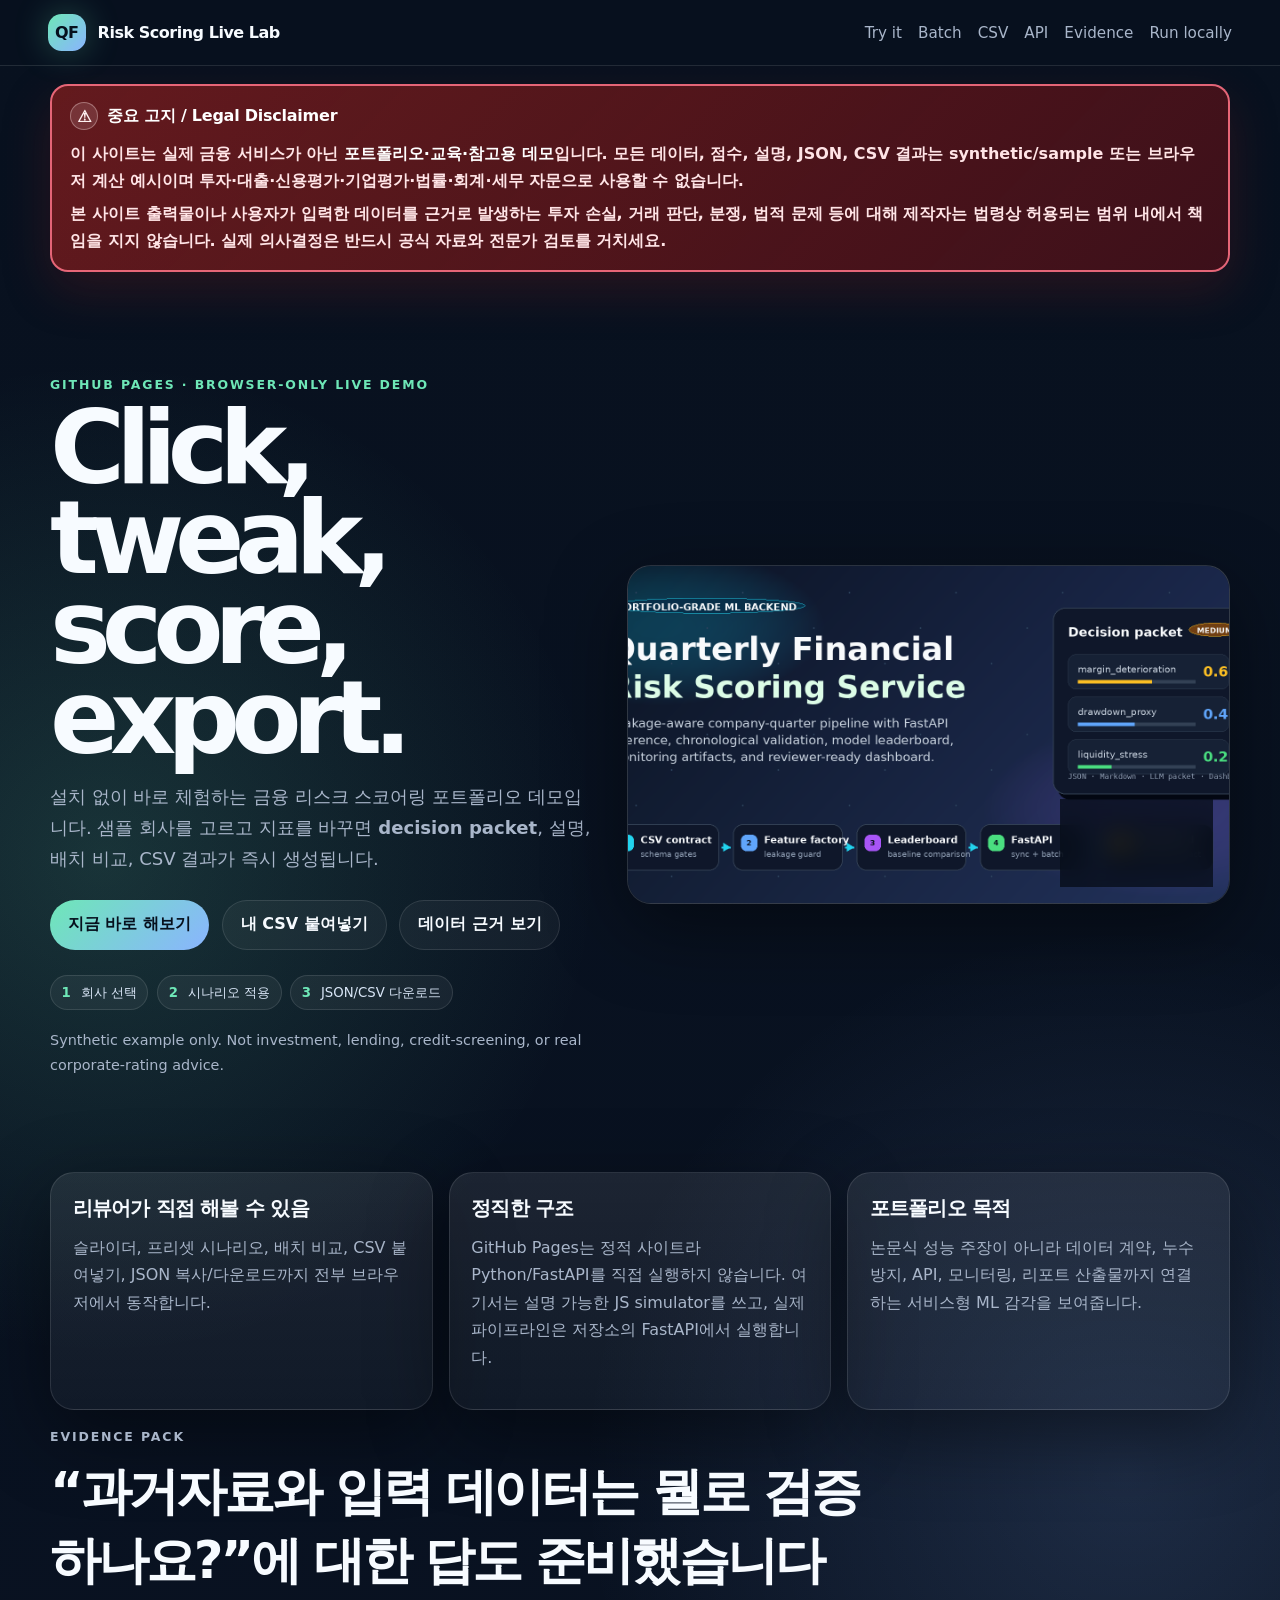
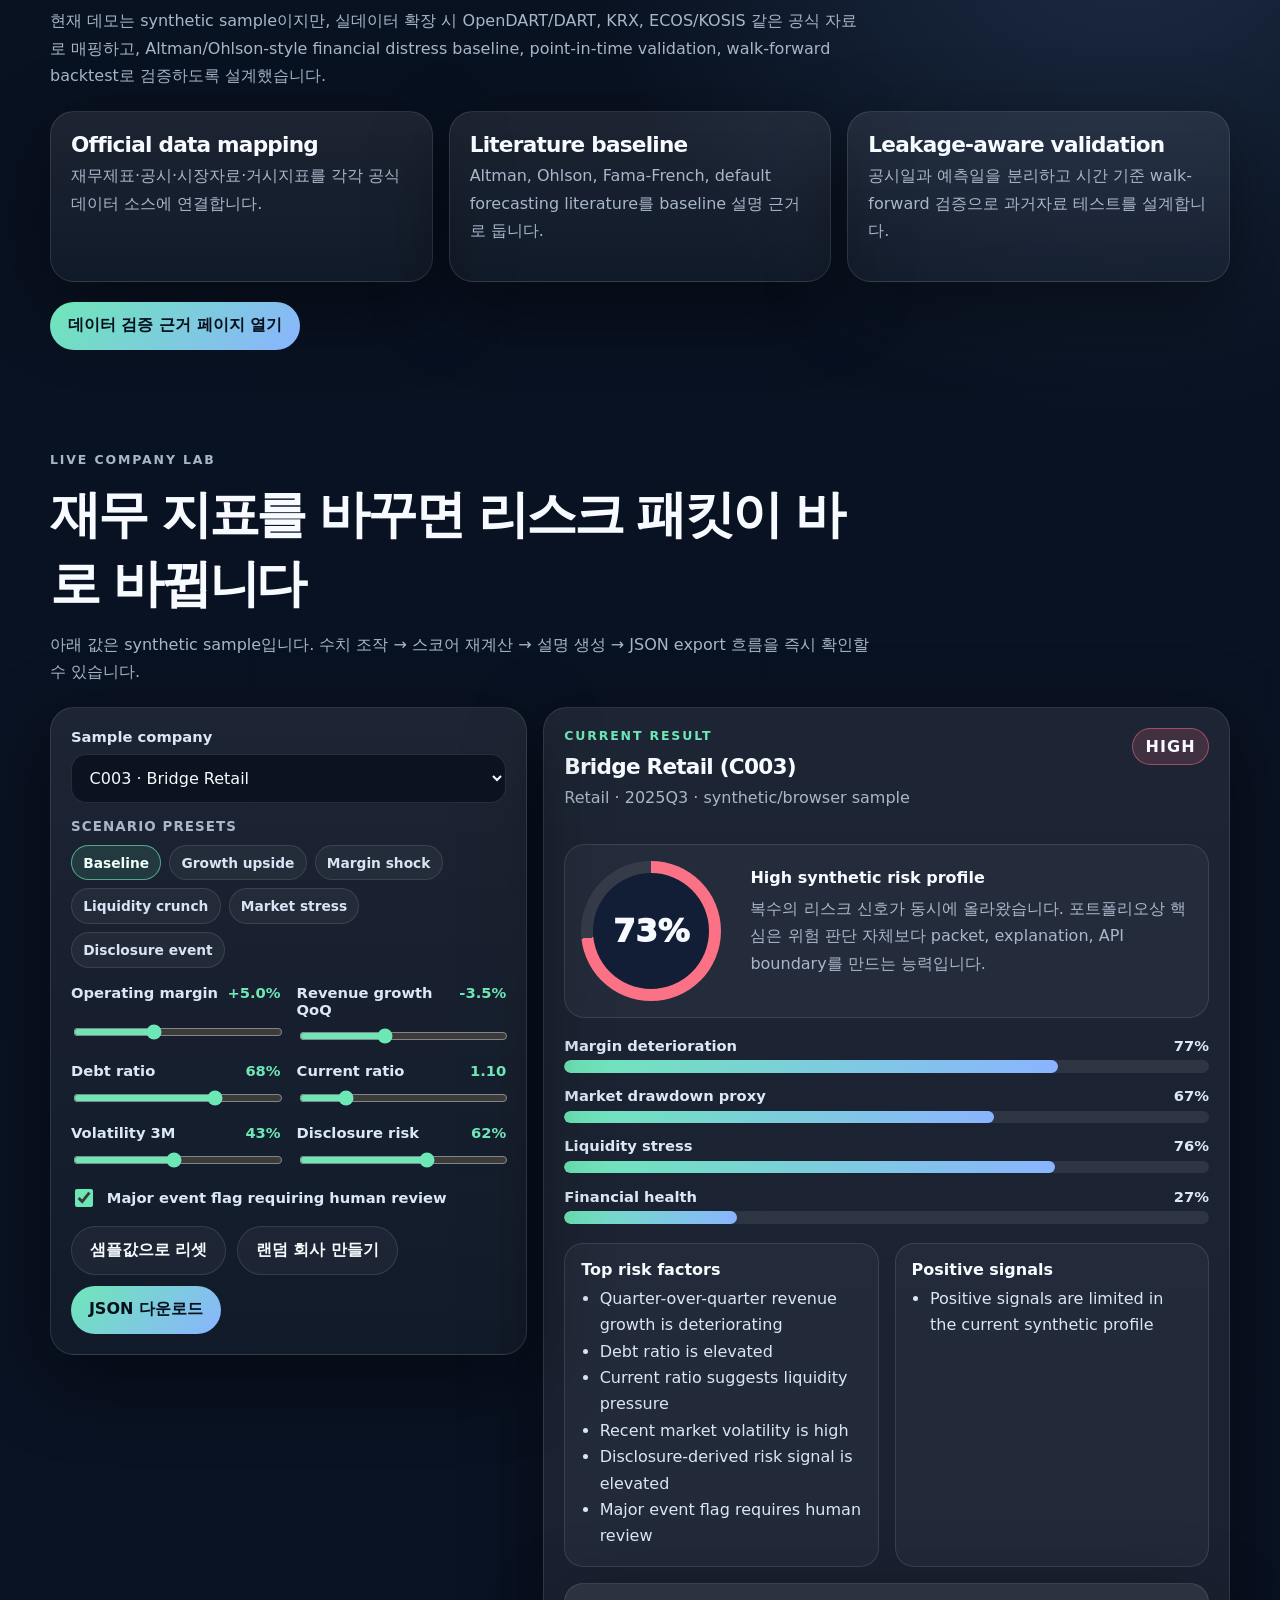
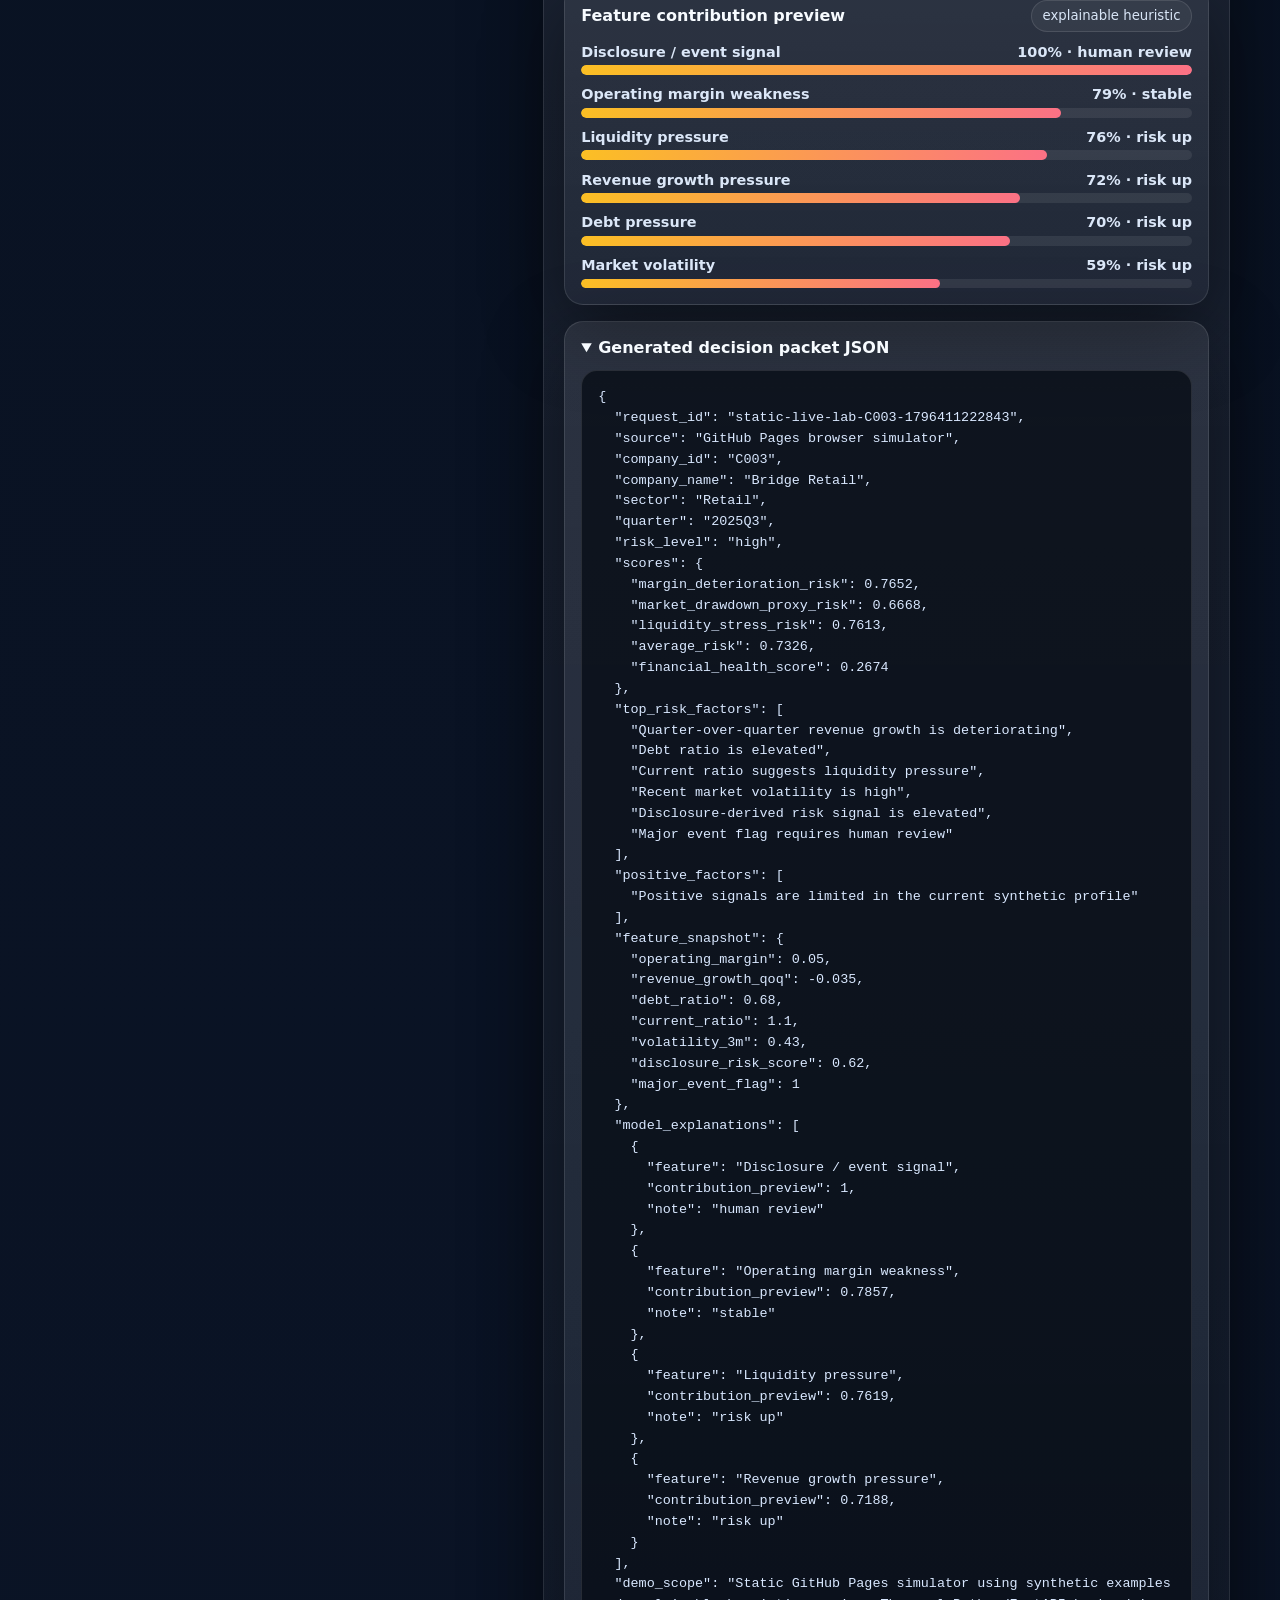
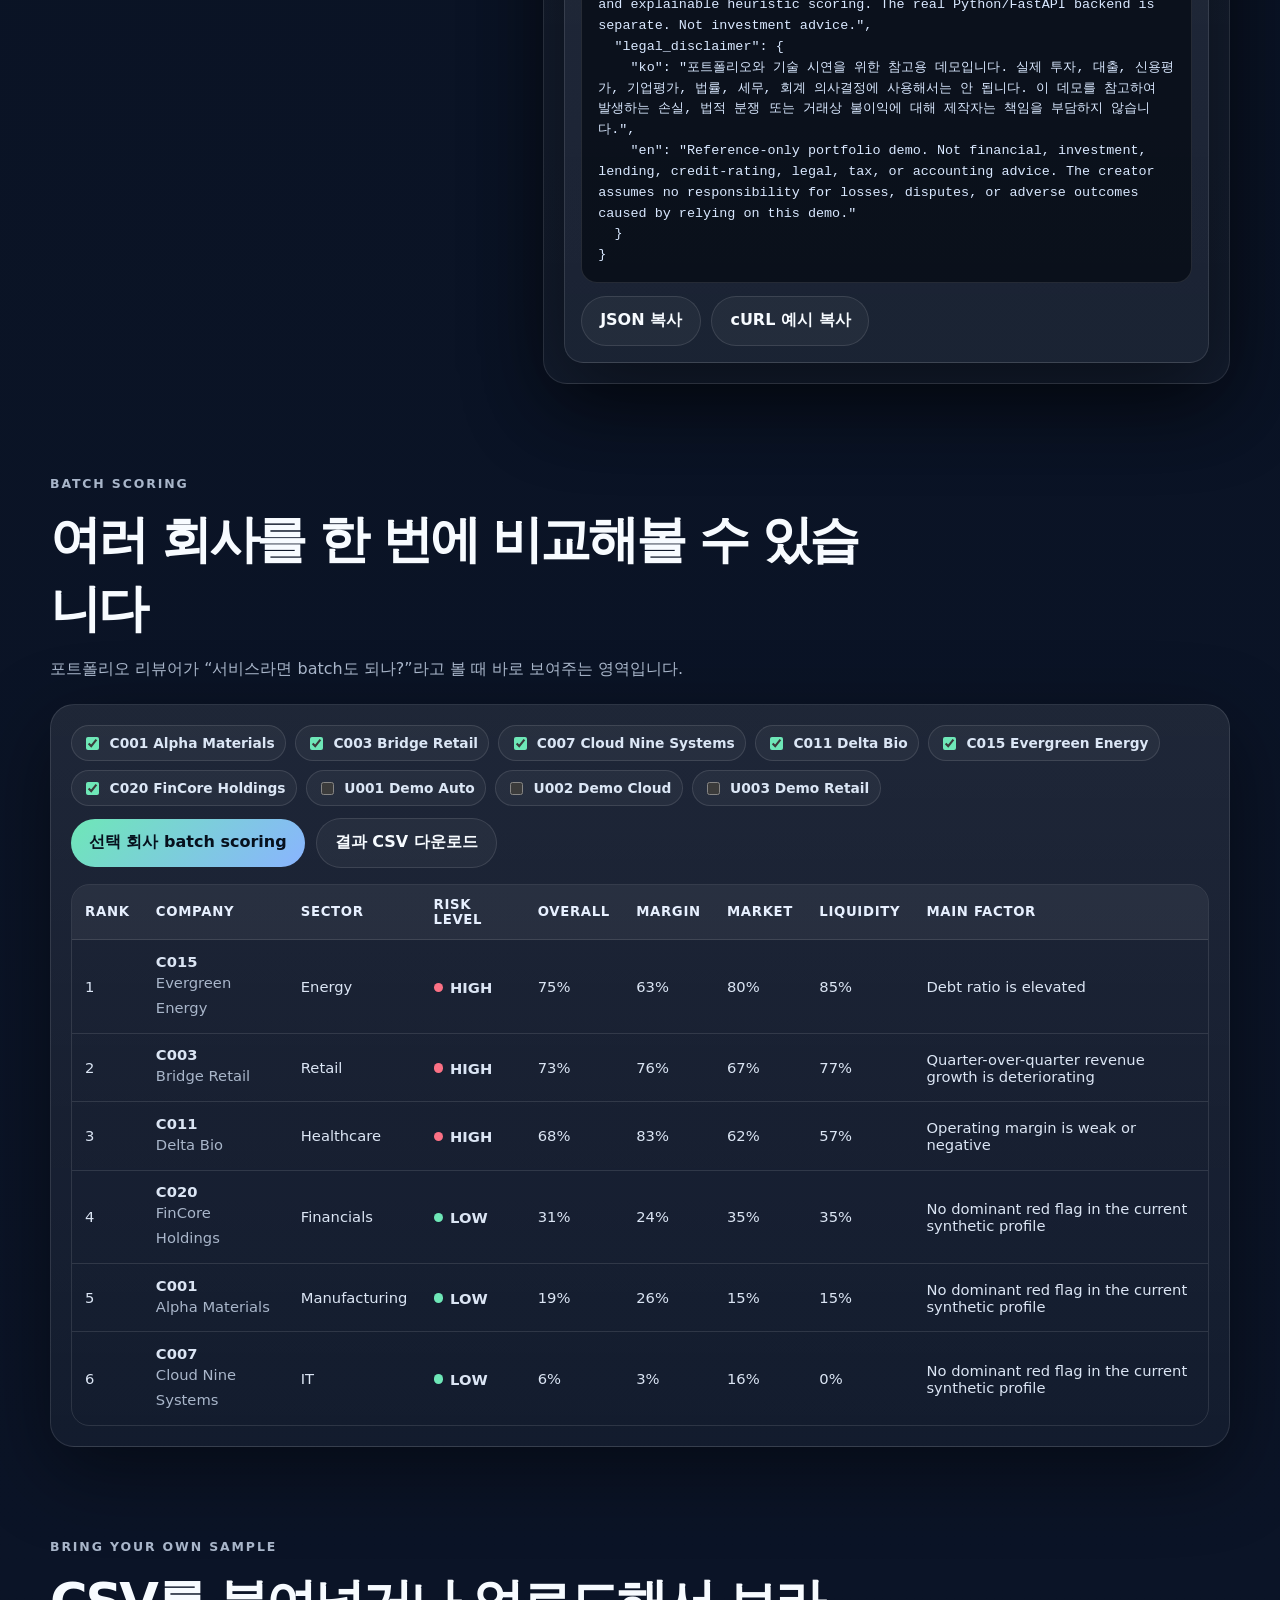
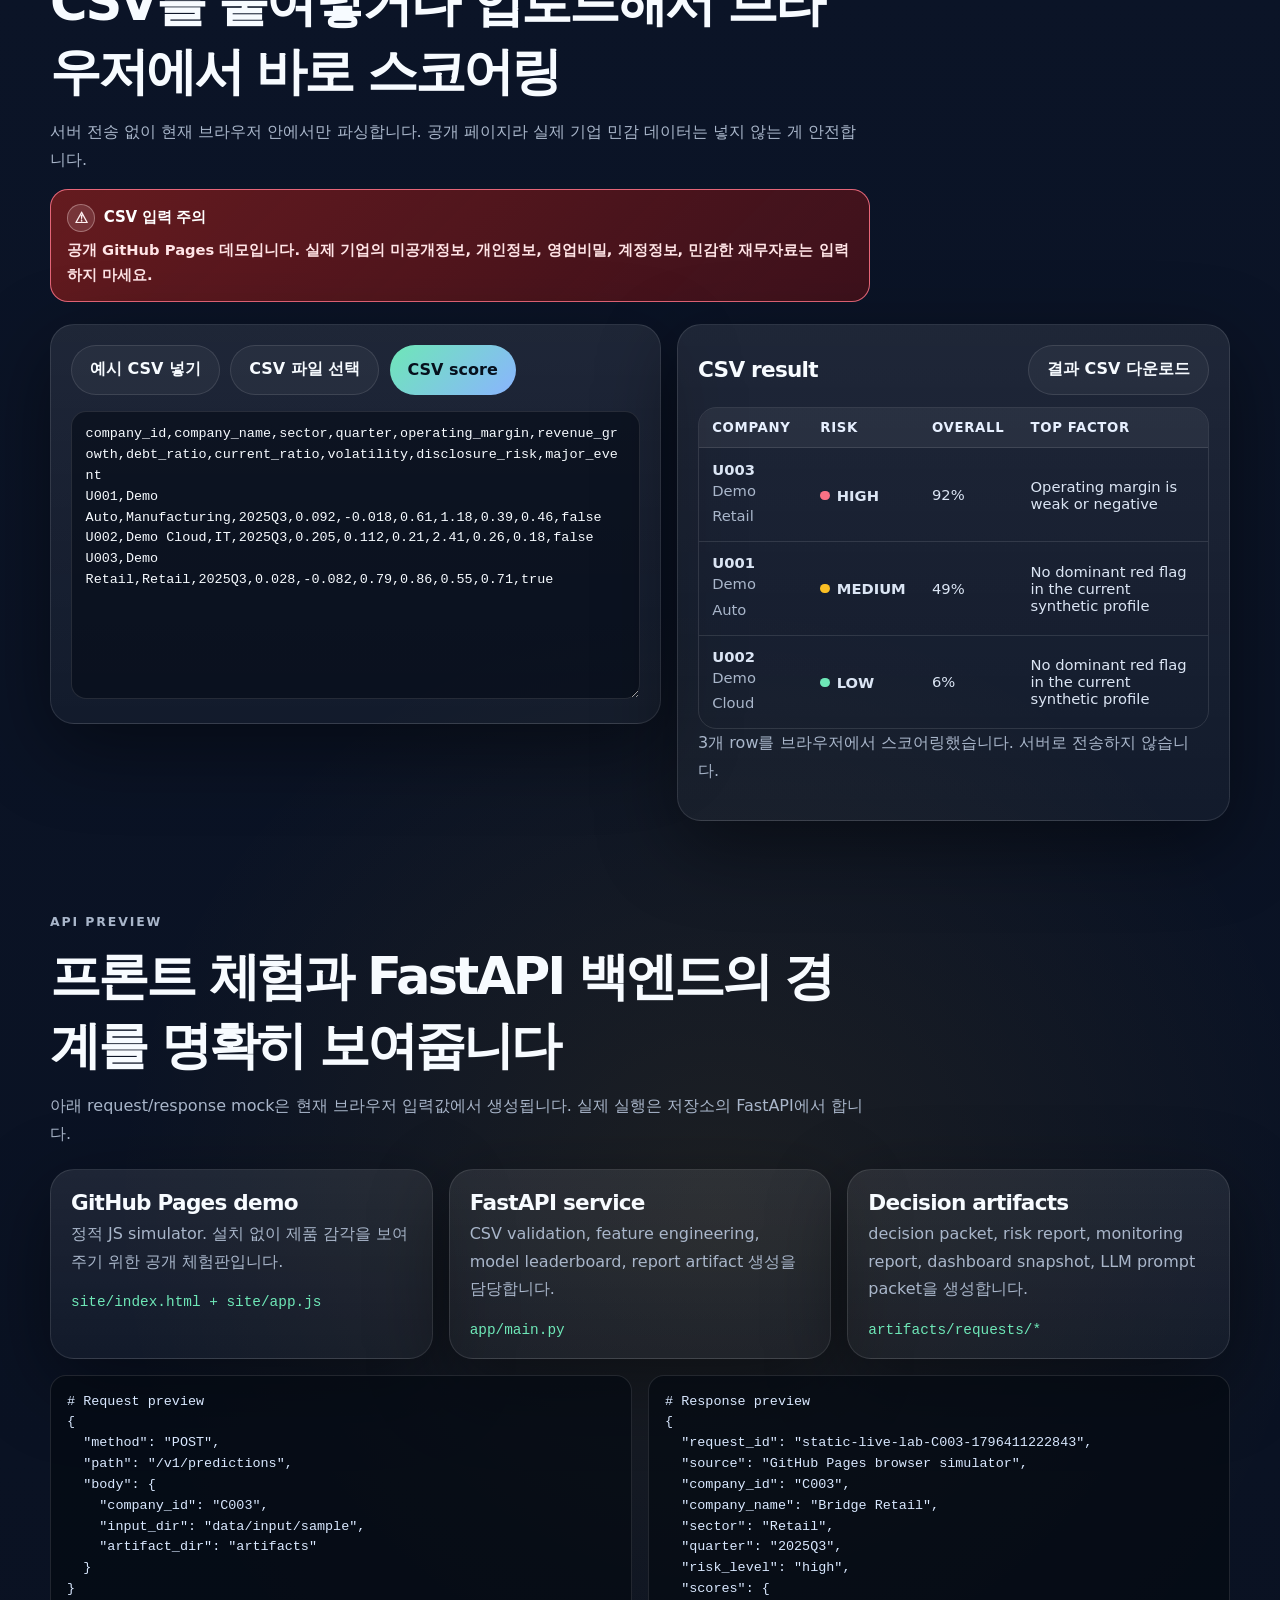
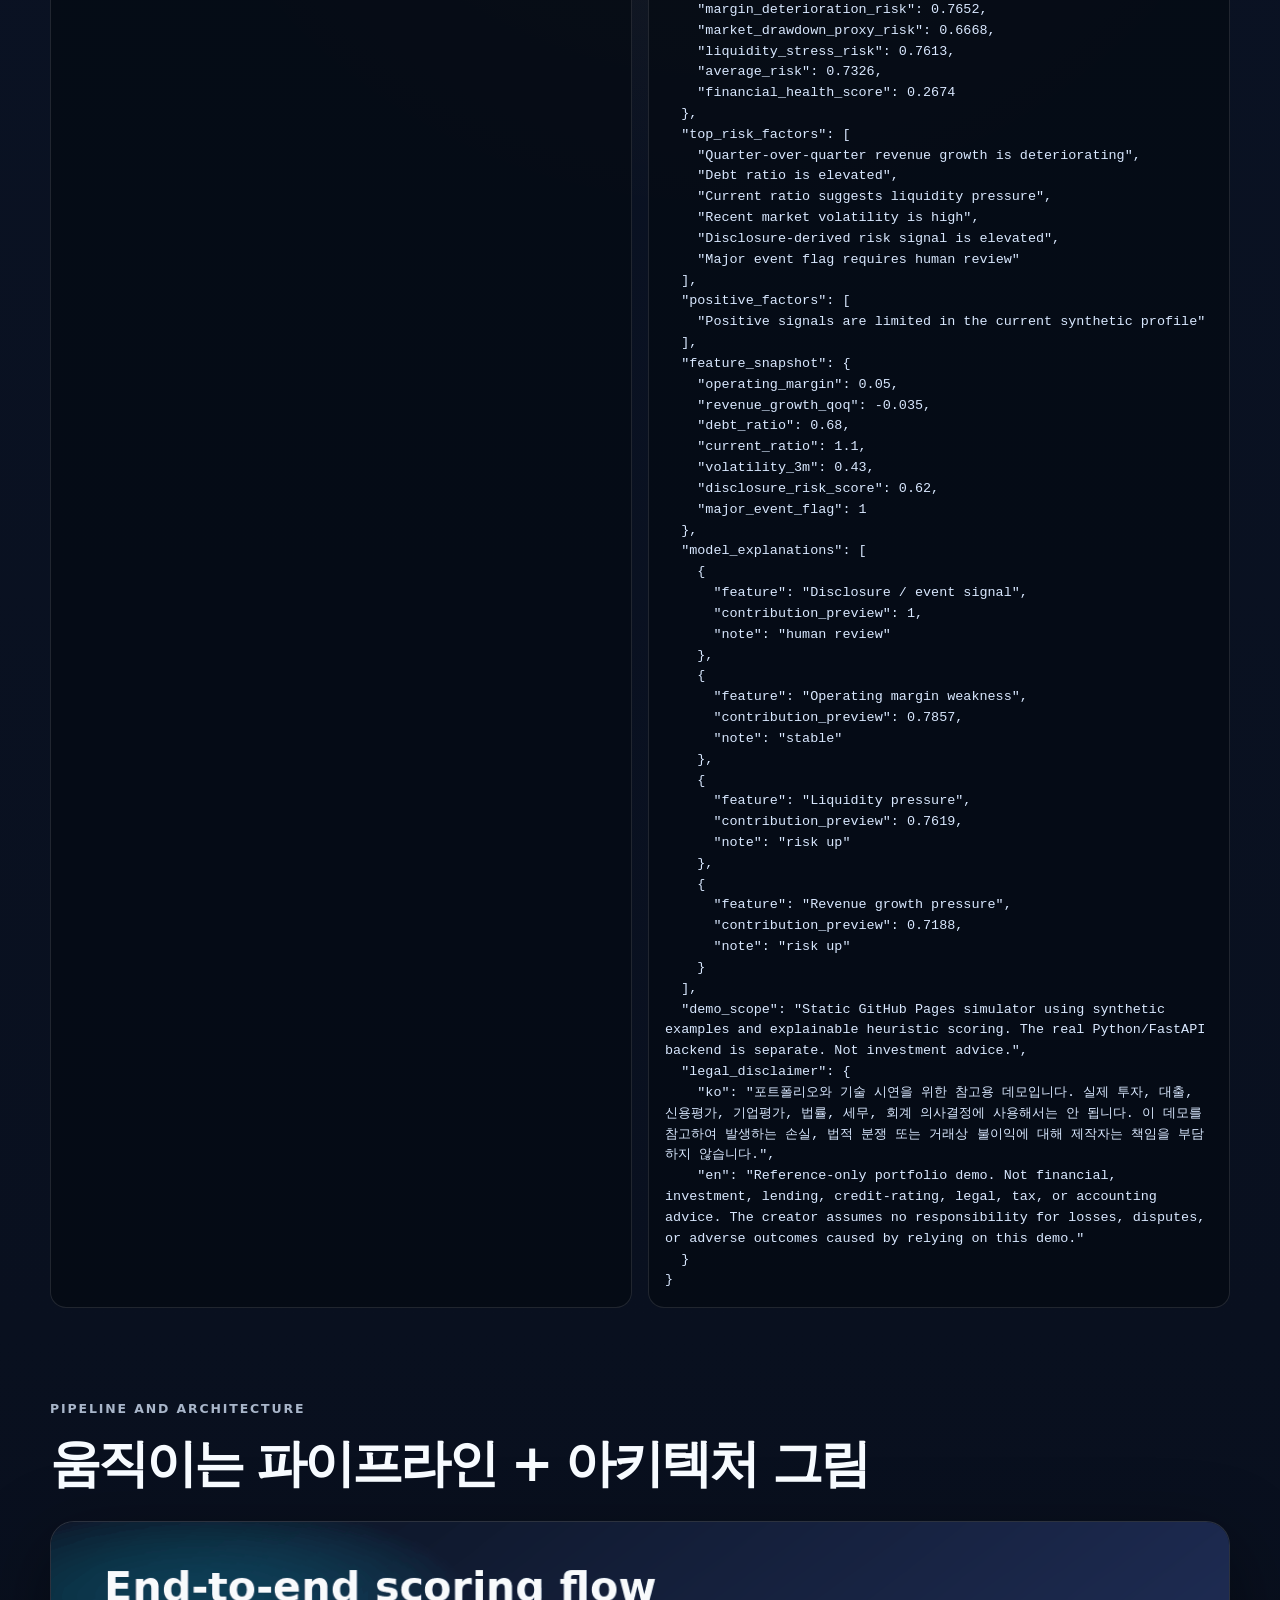
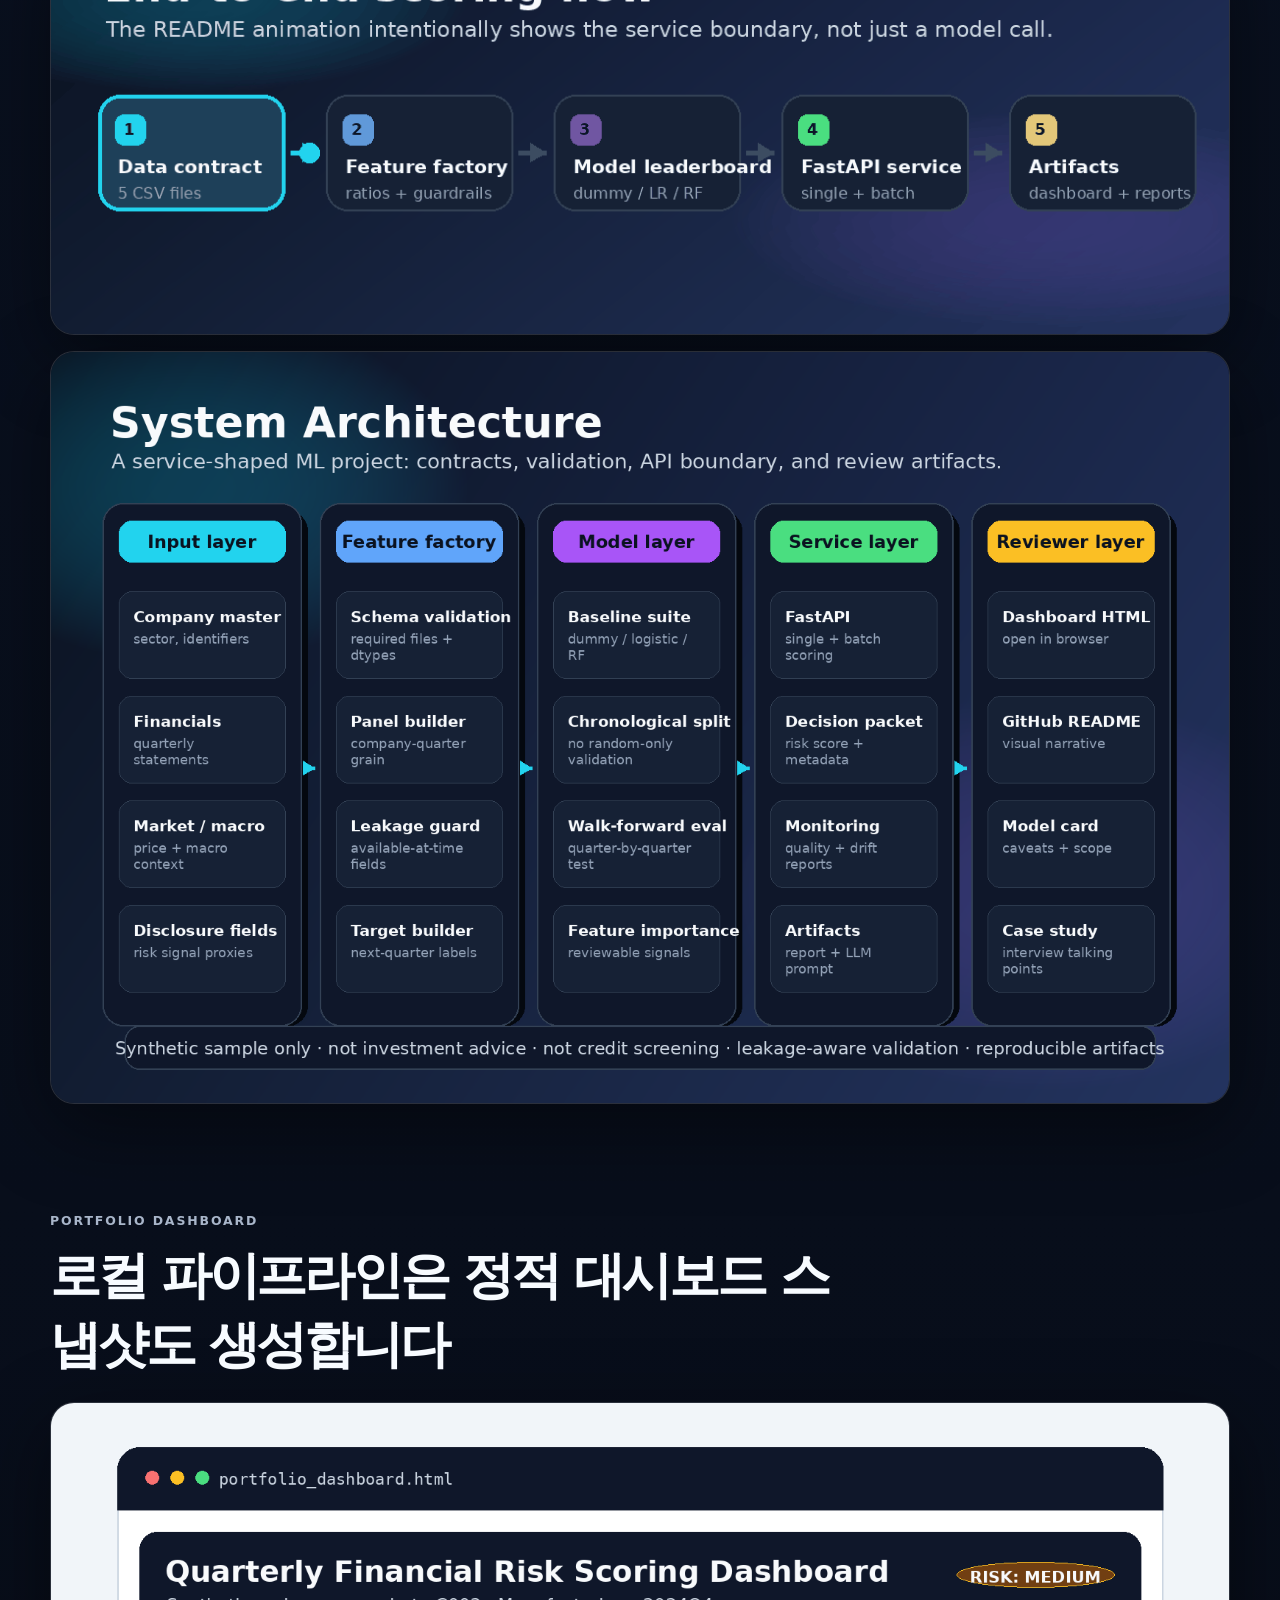
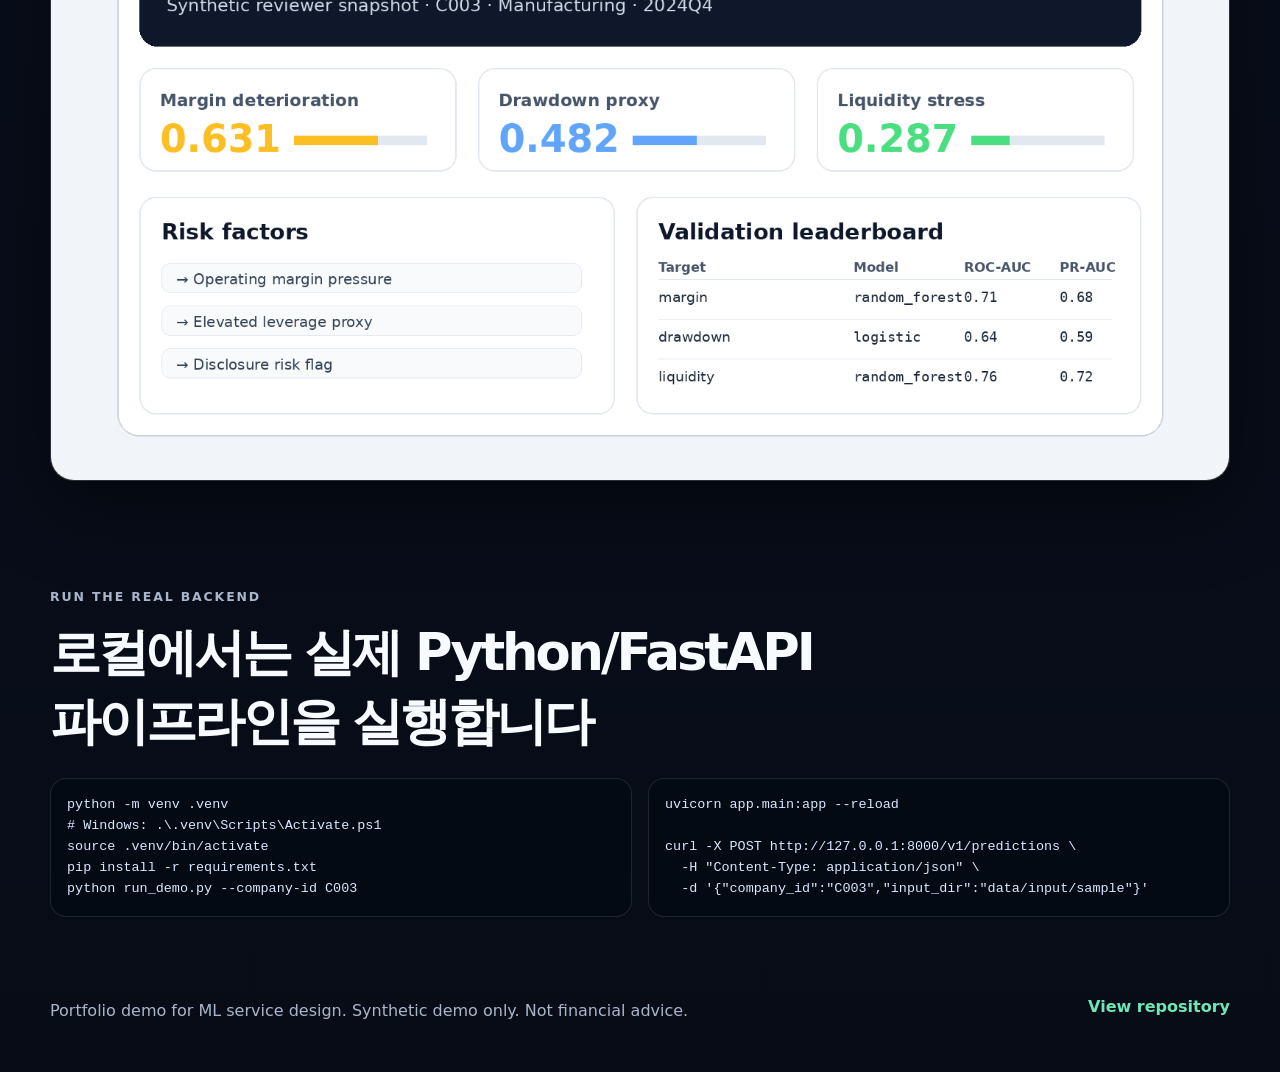
<file: index.html>
<!doctype html>
<html lang="ko">
<head>
  <meta charset="utf-8" />
  <meta name="viewport" content="width=device-width, initial-scale=1" />
  <title>Quarterly Financial Risk Scoring Live Lab</title>
  <meta name="description" content="Try a browser-only financial risk scoring lab: change company metrics, run scenarios, compare companies, paste CSV, and download a decision packet." />
  <meta property="og:title" content="Quarterly Financial Risk Scoring Live Lab" />
  <meta property="og:description" content="Interactive GitHub Pages demo for a portfolio-grade financial ML service project." />
  <meta property="og:image" content="site/assets/github_social_preview.png" />
  <meta name="theme-color" content="#08111f" />
  <link rel="icon" href="data:image/svg+xml,%3Csvg xmlns='http://www.w3.org/2000/svg' viewBox='0 0 64 64'%3E%3Crect width='64' height='64' rx='14' fill='%2308111f'/%3E%3Cpath d='M12 43h40M18 36l8-11 8 6 12-17' stroke='%236ee7b7' stroke-width='5' stroke-linecap='round' stroke-linejoin='round' fill='none'/%3E%3C/svg%3E" />
  <link rel="stylesheet" href="site/styles.css" />
</head>
<body>
  <header class="topbar">
    <a class="brand" href="#top" aria-label="Go to top">
      <span class="brand-mark">QF</span>
      <span>Risk Scoring Live Lab</span>
    </a>
    <nav aria-label="Primary navigation">
      <a href="#lab">Try it</a>
      <a href="#batch">Batch</a>
      <a href="#csv">CSV</a>
      <a href="#api">API</a>
      <a href="site/evidence.html">Evidence</a>
      <a href="#run">Run locally</a>
    </nav>
  </header>

  <main id="top">

    <section class="legal-warning section-shell" role="alert" aria-label="법적 면책 고지">
      <div class="legal-title"><span aria-hidden="true">⚠</span><strong>중요 고지 / Legal Disclaimer</strong></div>
      <p>
        이 사이트는 실제 금융 서비스가 아닌 <strong>포트폴리오·교육·참고용 데모</strong>입니다.
        모든 데이터, 점수, 설명, JSON, CSV 결과는 synthetic/sample 또는 브라우저 계산 예시이며
        투자·대출·신용평가·기업평가·법률·회계·세무 자문으로 사용할 수 없습니다.
      </p>
      <p>
        본 사이트 출력물이나 사용자가 입력한 데이터를 근거로 발생하는 투자 손실, 거래 판단, 분쟁,
        법적 문제 등에 대해 제작자는 법령상 허용되는 범위 내에서 책임을 지지 않습니다.
        실제 의사결정은 반드시 공식 자료와 전문가 검토를 거치세요.
      </p>
    </section>
    <section class="hero section-shell">
      <div class="hero-copy">
        <p class="eyebrow">GitHub Pages · browser-only live demo</p>
        <h1>Click, tweak, score, export.</h1>
        <p class="hero-lead">
          설치 없이 바로 체험하는 금융 리스크 스코어링 포트폴리오 데모입니다.
          샘플 회사를 고르고 지표를 바꾸면 <strong>decision packet</strong>, 설명, 배치 비교, CSV 결과가 즉시 생성됩니다.
        </p>
        <div class="hero-actions">
          <a class="button primary" href="#lab">지금 바로 해보기</a>
          <a class="button ghost" href="#csv">내 CSV 붙여넣기</a>
          <a class="button ghost" href="site/evidence.html">데이터 근거 보기</a>
        </div>
        <div class="step-strip" aria-label="Demo steps">
          <span><b>1</b> 회사 선택</span>
          <span><b>2</b> 시나리오 적용</span>
          <span><b>3</b> JSON/CSV 다운로드</span>
        </div>
        <p class="scope-note">Synthetic example only. Not investment, lending, credit-screening, or real corporate-rating advice.</p>
      </div>
      <div class="hero-card" aria-label="Project visual preview">
        <img src="site/assets/github_hero.png" alt="Financial risk scoring project hero image" />
        <div class="hero-card-overlay">
          <span>Live risk packet</span>
          <strong id="heroRiskPreview">0%</strong>
        </div>
      </div>
    </section>

    <section class="section-shell note-grid" aria-label="Why this is interactive">
      <article>
        <h2>리뷰어가 직접 해볼 수 있음</h2>
        <p>슬라이더, 프리셋 시나리오, 배치 비교, CSV 붙여넣기, JSON 복사/다운로드까지 전부 브라우저에서 동작합니다.</p>
      </article>
      <article>
        <h2>정직한 구조</h2>
        <p>GitHub Pages는 정적 사이트라 Python/FastAPI를 직접 실행하지 않습니다. 여기서는 설명 가능한 JS simulator를 쓰고, 실제 파이프라인은 저장소의 FastAPI에서 실행합니다.</p>
      </article>
      <article>
        <h2>포트폴리오 목적</h2>
        <p>논문식 성능 주장이 아니라 데이터 계약, 누수 방지, API, 모니터링, 리포트 산출물까지 연결하는 서비스형 ML 감각을 보여줍니다.</p>
      </article>
    </section>

    <section class="section-shell evidence-callout" aria-label="Data evidence callout">
      <div class="section-heading">
        <p class="eyebrow">Evidence pack</p>
        <h2>“과거자료와 입력 데이터는 뭘로 검증하나요?”에 대한 답도 준비했습니다</h2>
        <p>
          현재 데모는 synthetic sample이지만, 실데이터 확장 시 OpenDART/DART, KRX, ECOS/KOSIS 같은 공식 자료로 매핑하고,
          Altman/Ohlson-style financial distress baseline, point-in-time validation, walk-forward backtest로 검증하도록 설계했습니다.
        </p>
      </div>
      <div class="api-grid">
        <article>
          <h3>Official data mapping</h3>
          <p>재무제표·공시·시장자료·거시지표를 각각 공식 데이터 소스에 연결합니다.</p>
        </article>
        <article>
          <h3>Literature baseline</h3>
          <p>Altman, Ohlson, Fama-French, default forecasting literature를 baseline 설명 근거로 둡니다.</p>
        </article>
        <article>
          <h3>Leakage-aware validation</h3>
          <p>공시일과 예측일을 분리하고 시간 기준 walk-forward 검증으로 과거자료 테스트를 설계합니다.</p>
        </article>
      </div>
      <div class="hero-actions" style="margin-top: 1.25rem;">
        <a class="button primary" href="site/evidence.html">데이터 검증 근거 페이지 열기</a>
      </div>
    </section>

    <section id="lab" class="section-shell lab-section">
      <div class="section-heading">
        <p class="eyebrow">Live company lab</p>
        <h2>재무 지표를 바꾸면 리스크 패킷이 바로 바뀝니다</h2>
        <p>아래 값은 synthetic sample입니다. 수치 조작 → 스코어 재계산 → 설명 생성 → JSON export 흐름을 즉시 확인할 수 있습니다.</p>
      </div>

      <div class="lab-layout">
        <aside class="control-panel" aria-label="Company scoring controls">
          <label class="field full">
            <span>Sample company</span>
            <select id="companySelect"></select>
          </label>

          <div class="scenario-panel full">
            <span class="mini-label">Scenario presets</span>
            <div class="chip-row" id="scenarioButtons">
              <button class="chip active" type="button" data-scenario="baseline">Baseline</button>
              <button class="chip" type="button" data-scenario="growth">Growth upside</button>
              <button class="chip" type="button" data-scenario="marginShock">Margin shock</button>
              <button class="chip" type="button" data-scenario="liquidityCrunch">Liquidity crunch</button>
              <button class="chip" type="button" data-scenario="marketStress">Market stress</button>
              <button class="chip" type="button" data-scenario="eventShock">Disclosure event</button>
            </div>
          </div>

          <label class="field">
            <span>Operating margin <output id="operatingMarginOut"></output></span>
            <input id="operatingMargin" type="range" min="-0.10" max="0.30" step="0.005" />
          </label>
          <label class="field">
            <span>Revenue growth QoQ <output id="revenueGrowthOut"></output></span>
            <input id="revenueGrowth" type="range" min="-0.25" max="0.28" step="0.005" />
          </label>
          <label class="field">
            <span>Debt ratio <output id="debtRatioOut"></output></span>
            <input id="debtRatio" type="range" min="0.05" max="0.96" step="0.005" />
          </label>
          <label class="field">
            <span>Current ratio <output id="currentRatioOut"></output></span>
            <input id="currentRatio" type="range" min="0.40" max="3.80" step="0.05" />
          </label>
          <label class="field">
            <span>Volatility 3M <output id="volatilityOut"></output></span>
            <input id="volatility" type="range" min="0.04" max="0.85" step="0.005" />
          </label>
          <label class="field">
            <span>Disclosure risk <output id="disclosureRiskOut"></output></span>
            <input id="disclosureRisk" type="range" min="0" max="1" step="0.01" />
          </label>
          <label class="field checkbox-field full">
            <input id="majorEvent" type="checkbox" />
            <span>Major event flag requiring human review</span>
          </label>

          <div class="control-actions full">
            <button id="resetButton" class="button ghost dark" type="button">샘플값으로 리셋</button>
            <button id="randomizeButton" class="button ghost dark" type="button">랜덤 회사 만들기</button>
            <button id="downloadButton" class="button primary" type="button">JSON 다운로드</button>
          </div>
        </aside>

        <section class="result-panel" aria-live="polite">
          <div class="risk-summary">
            <div>
              <p class="eyebrow">Current result</p>
              <h3 id="companyTitle">-</h3>
              <p id="companyMeta" class="muted">-</p>
            </div>
            <div id="riskBadge" class="risk-badge">-</div>
          </div>

          <div class="score-hero">
            <div class="gauge" role="img" aria-label="Overall risk gauge">
              <div class="gauge-ring" id="gaugeRing"><span id="overallRisk">0%</span></div>
            </div>
            <div class="score-copy">
              <h4 id="riskNarrative">Risk narrative</h4>
              <p id="riskExplanation">입력값을 바탕으로 리스크 신호를 생성합니다.</p>
            </div>
          </div>

          <div class="bars" id="scoreBars"></div>

          <div class="insight-grid">
            <article>
              <h4>Top risk factors</h4>
              <ul id="riskFactors"></ul>
            </article>
            <article>
              <h4>Positive signals</h4>
              <ul id="positiveFactors"></ul>
            </article>
          </div>

          <div class="explain-card">
            <div class="card-title-row">
              <h4>Feature contribution preview</h4>
              <span class="pill">explainable heuristic</span>
            </div>
            <div id="contributionList" class="contribution-list"></div>
          </div>

          <details class="json-card" open>
            <summary>Generated decision packet JSON</summary>
            <pre id="decisionJson"></pre>
            <div class="json-actions">
              <button id="copyJsonButton" class="button ghost dark" type="button">JSON 복사</button>
              <button id="copyCurlButton" class="button ghost dark" type="button">cURL 예시 복사</button>
            </div>
          </details>
        </section>
      </div>
    </section>

    <section id="batch" class="section-shell batch-section">
      <div class="section-heading">
        <p class="eyebrow">Batch scoring</p>
        <h2>여러 회사를 한 번에 비교해볼 수 있습니다</h2>
        <p>포트폴리오 리뷰어가 “서비스라면 batch도 되나?”라고 볼 때 바로 보여주는 영역입니다.</p>
      </div>
      <div class="batch-card">
        <div class="batch-controls">
          <div id="batchCompanyChecks" class="check-grid"></div>
          <button id="runBatchButton" class="button primary" type="button">선택 회사 batch scoring</button>
          <button id="downloadBatchCsvButton" class="button ghost dark" type="button">결과 CSV 다운로드</button>
        </div>
        <div class="table-wrap">
          <table id="batchTable">
            <thead>
              <tr>
                <th>Rank</th><th>Company</th><th>Sector</th><th>Risk level</th><th>Overall</th><th>Margin</th><th>Market</th><th>Liquidity</th><th>Main factor</th>
              </tr>
            </thead>
            <tbody></tbody>
          </table>
        </div>
      </div>
    </section>

    <section id="csv" class="section-shell csv-section">
      <div class="section-heading">
        <p class="eyebrow">Bring your own sample</p>
        <h2>CSV를 붙여넣거나 업로드해서 브라우저에서 바로 스코어링</h2>
        <p>서버 전송 없이 현재 브라우저 안에서만 파싱합니다. 공개 페이지라 실제 기업 민감 데이터는 넣지 않는 게 안전합니다.</p>

        <div class="legal-warning compact-warning" role="note" aria-label="CSV 입력 주의사항">
          <div class="legal-title"><span aria-hidden="true">⚠</span><strong>CSV 입력 주의</strong></div>
          <p>공개 GitHub Pages 데모입니다. 실제 기업의 미공개정보, 개인정보, 영업비밀, 계정정보, 민감한 재무자료는 입력하지 마세요.</p>
        </div>
      </div>
      <div class="csv-grid">
        <div class="csv-card">
          <div class="csv-actions">
            <button id="loadCsvExampleButton" class="button ghost dark" type="button">예시 CSV 넣기</button>
            <label class="file-button button ghost dark">
              CSV 파일 선택
              <input id="csvFileInput" type="file" accept=".csv,text/csv" />
            </label>
            <button id="scoreCsvButton" class="button primary" type="button">CSV score</button>
          </div>
          <textarea id="csvInput" spellcheck="false" aria-label="CSV input"></textarea>
        </div>
        <div class="csv-card">
          <div class="card-title-row">
            <h3>CSV result</h3>
            <button id="downloadCsvResultButton" class="button ghost dark" type="button">결과 CSV 다운로드</button>
          </div>
          <div class="table-wrap compact">
            <table id="csvResultTable">
              <thead><tr><th>Company</th><th>Risk</th><th>Overall</th><th>Top factor</th></tr></thead>
              <tbody></tbody>
            </table>
          </div>
          <p id="csvStatus" class="muted"></p>
        </div>
      </div>
    </section>

    <section id="api" class="section-shell api-section">
      <div class="section-heading">
        <p class="eyebrow">API preview</p>
        <h2>프론트 체험과 FastAPI 백엔드의 경계를 명확히 보여줍니다</h2>
        <p>아래 request/response mock은 현재 브라우저 입력값에서 생성됩니다. 실제 실행은 저장소의 FastAPI에서 합니다.</p>
      </div>
      <div class="api-grid">
        <article>
          <h3>GitHub Pages demo</h3>
          <p>정적 JS simulator. 설치 없이 제품 감각을 보여주기 위한 공개 체험판입니다.</p>
          <code>site/index.html + site/app.js</code>
        </article>
        <article>
          <h3>FastAPI service</h3>
          <p>CSV validation, feature engineering, model leaderboard, report artifact 생성을 담당합니다.</p>
          <code>app/main.py</code>
        </article>
        <article>
          <h3>Decision artifacts</h3>
          <p>decision packet, risk report, monitoring report, dashboard snapshot, LLM prompt packet을 생성합니다.</p>
          <code>artifacts/requests/*</code>
        </article>
      </div>
      <div class="code-grid">
        <pre class="code-block"><code id="apiRequestCode"></code></pre>
        <pre class="code-block"><code id="apiResponseCode"></code></pre>
      </div>
    </section>

    <section class="section-shell visual-section">
      <div class="section-heading">
        <p class="eyebrow">Pipeline and architecture</p>
        <h2>움직이는 파이프라인 + 아키텍처 그림</h2>
      </div>
      <img class="wide-visual" src="site/assets/pipeline_flow.gif" alt="Animated pipeline flow" />
      <img class="wide-visual" src="site/assets/architecture_diagram.png" alt="System architecture diagram" />
    </section>

    <section class="section-shell visual-section">
      <div class="section-heading">
        <p class="eyebrow">Portfolio dashboard</p>
        <h2>로컬 파이프라인은 정적 대시보드 스냅샷도 생성합니다</h2>
      </div>
      <img class="wide-visual" src="site/assets/dashboard_preview.png" alt="Dashboard preview" />
    </section>

    <section id="run" class="section-shell run-section">
      <div class="section-heading">
        <p class="eyebrow">Run the real backend</p>
        <h2>로컬에서는 실제 Python/FastAPI 파이프라인을 실행합니다</h2>
      </div>
      <div class="terminal-grid">
        <pre class="code-block"><code>python -m venv .venv
# Windows: .\.venv\Scripts\Activate.ps1
source .venv/bin/activate
pip install -r requirements.txt
python run_demo.py --company-id C003</code></pre>
        <pre class="code-block"><code>uvicorn app.main:app --reload

curl -X POST http://127.0.0.1:8000/v1/predictions \
  -H "Content-Type: application/json" \
  -d '{"company_id":"C003","input_dir":"data/input/sample"}'</code></pre>
      </div>
    </section>
  </main>

  <footer class="footer section-shell">
    <p>Portfolio demo for ML service design. Synthetic demo only. Not financial advice.</p>
    <a href="https://github.com/jcicaaa3-cloud/financial-future-prediction-service">View repository</a>
  </footer>

  <div id="toast" class="toast" role="status" aria-live="polite"></div>
  <script src="site/app.js"></script>
</body>
</html>
</file>
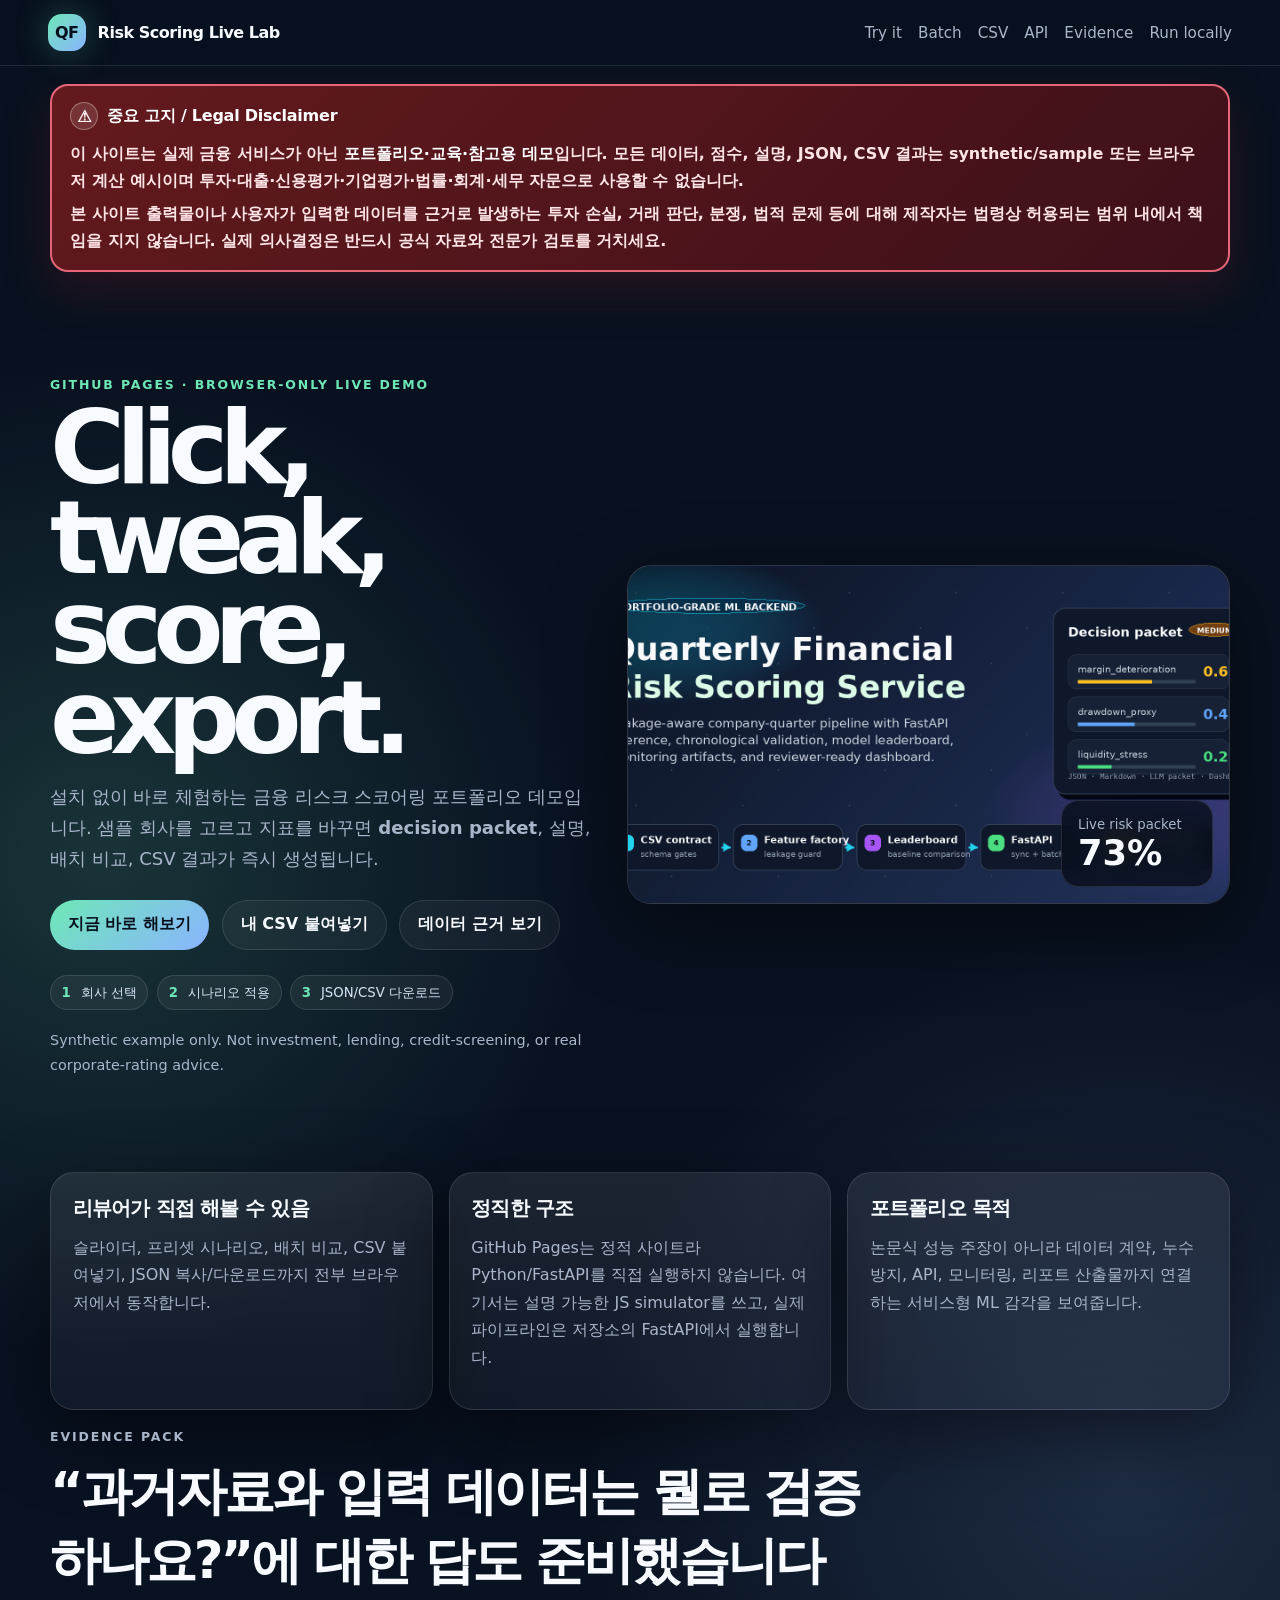
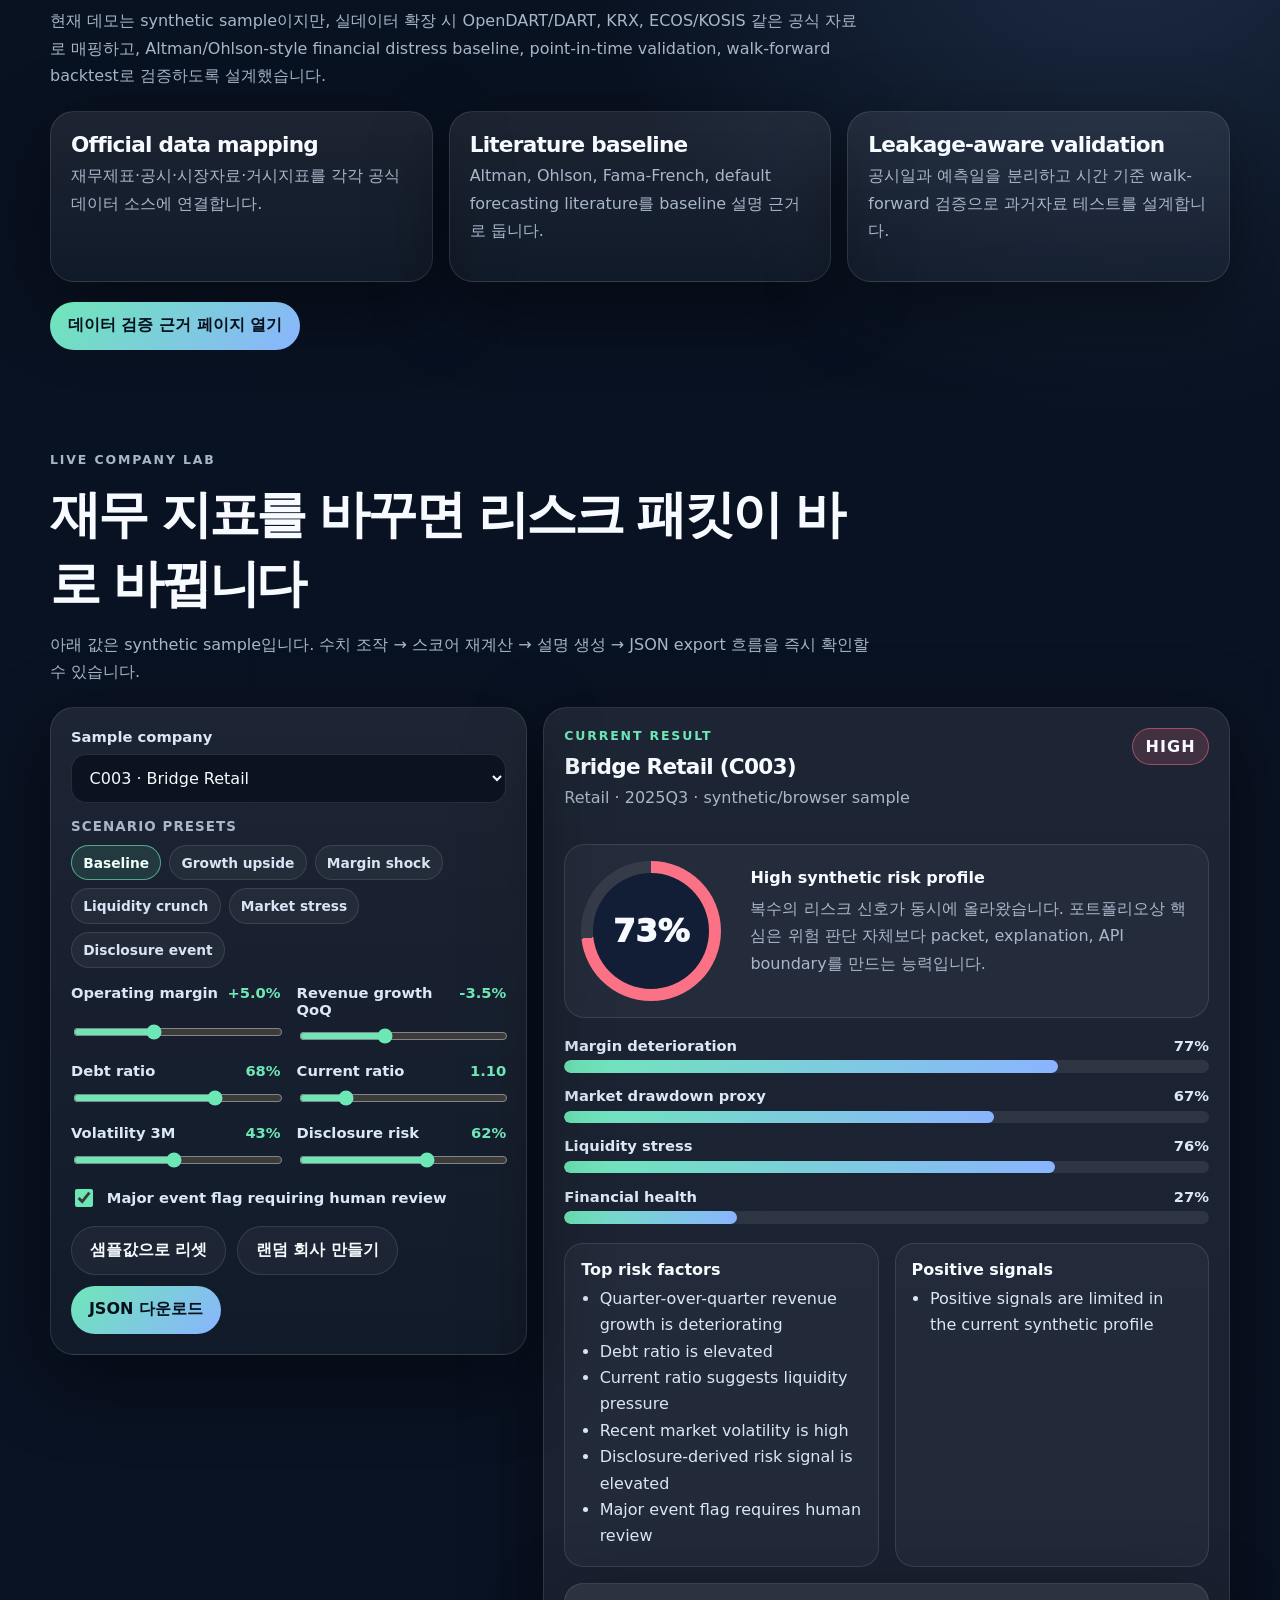
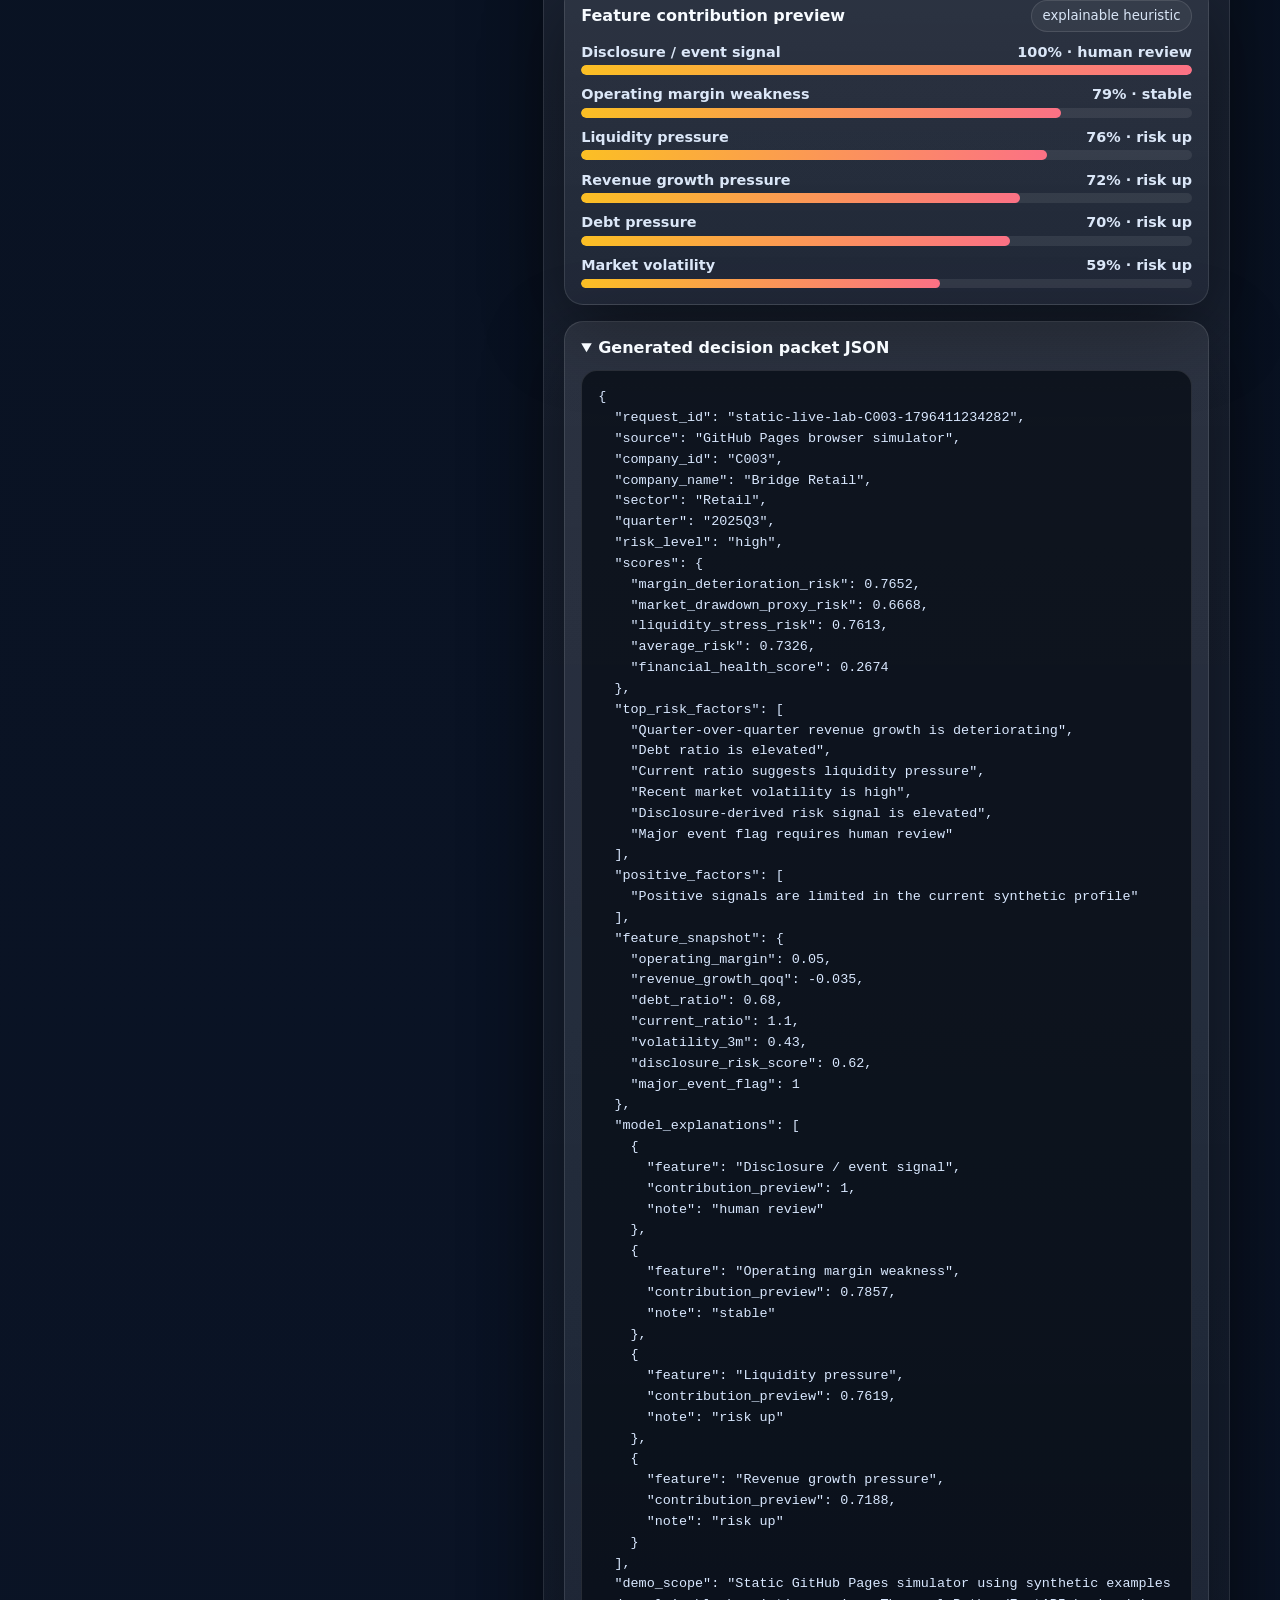
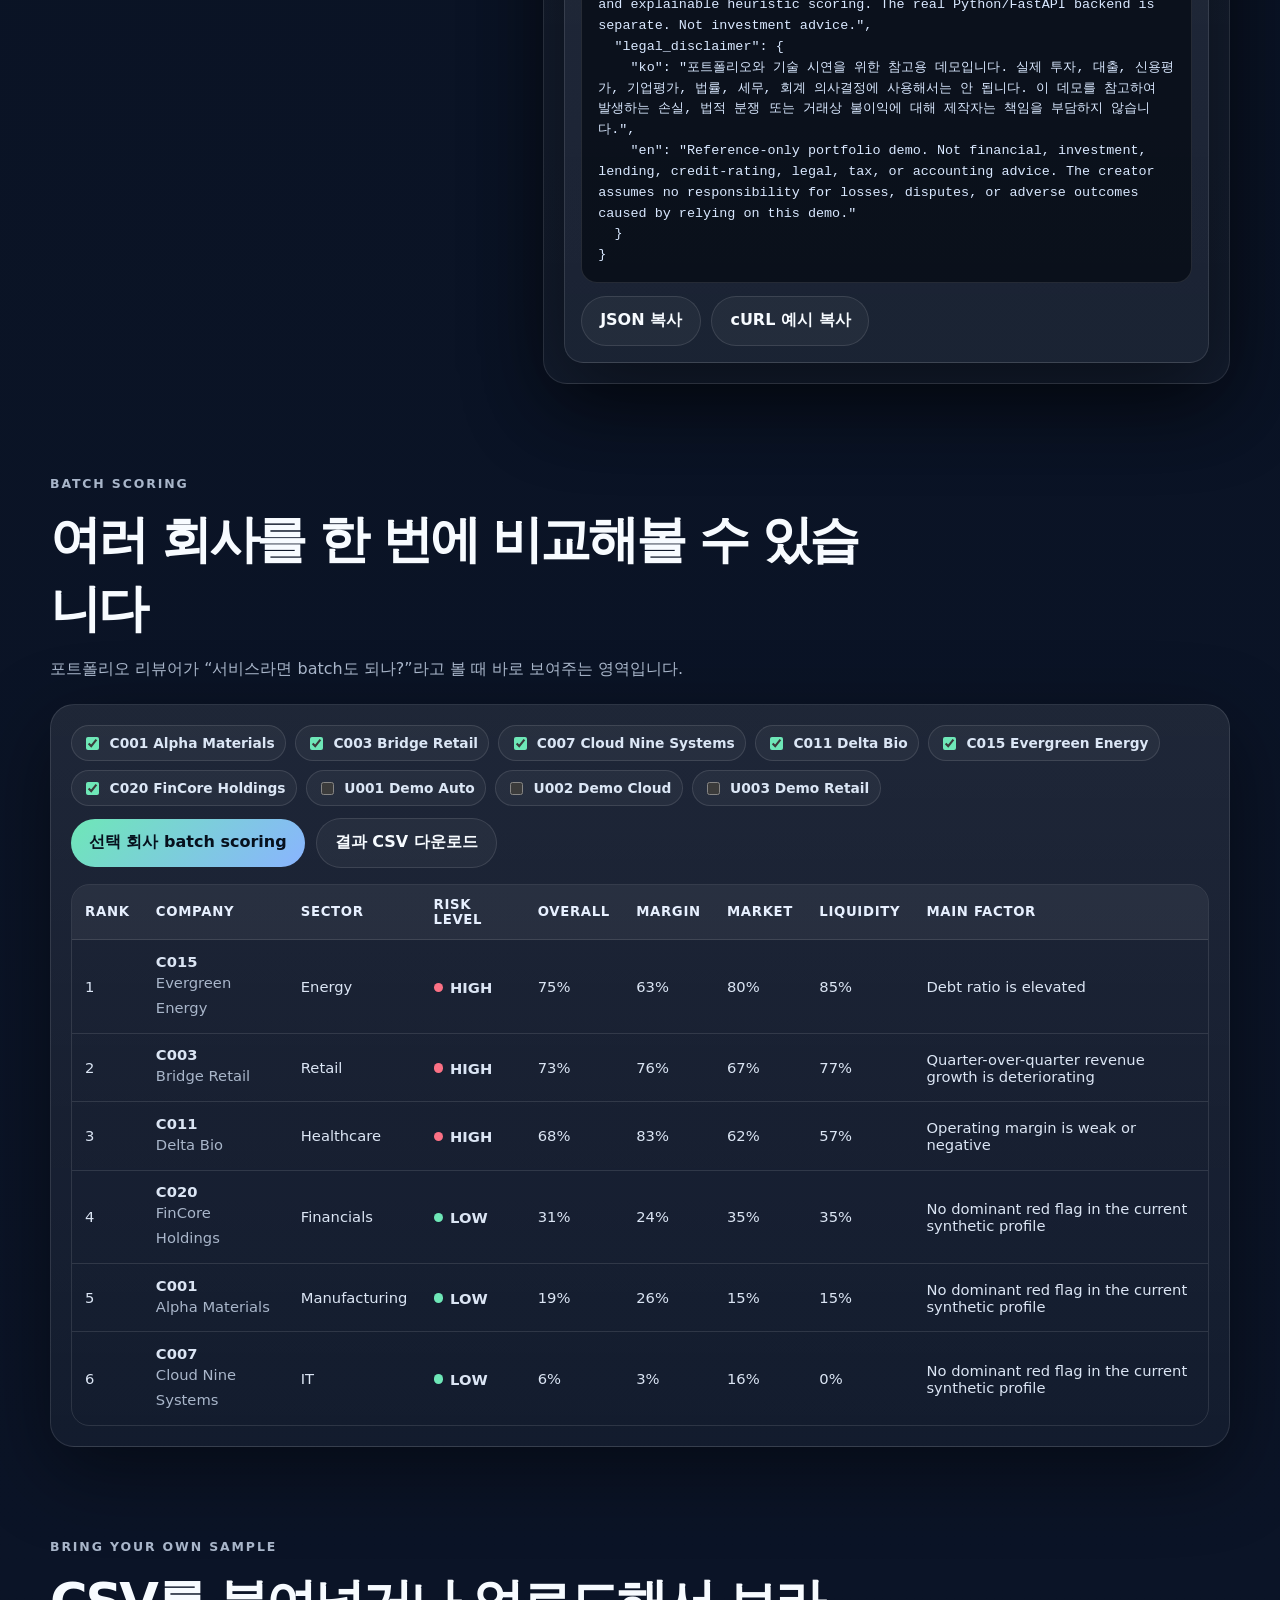
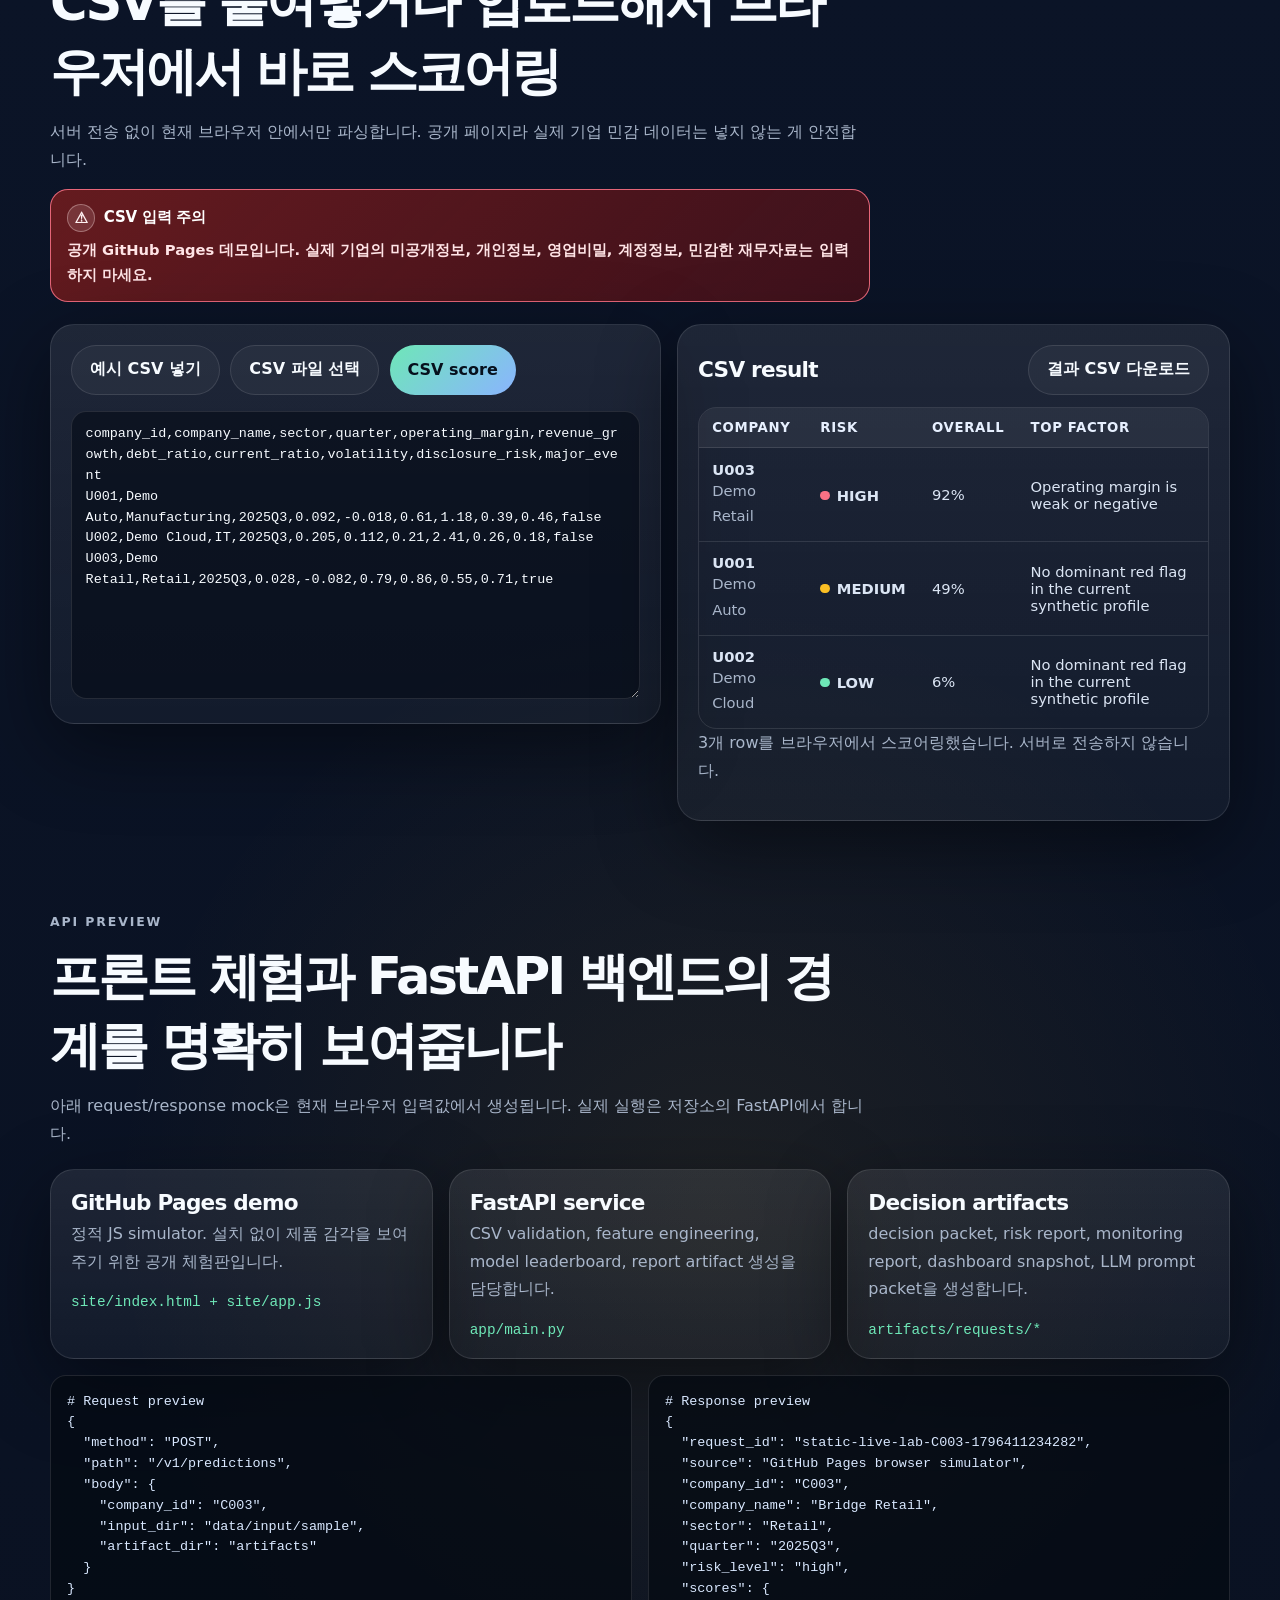
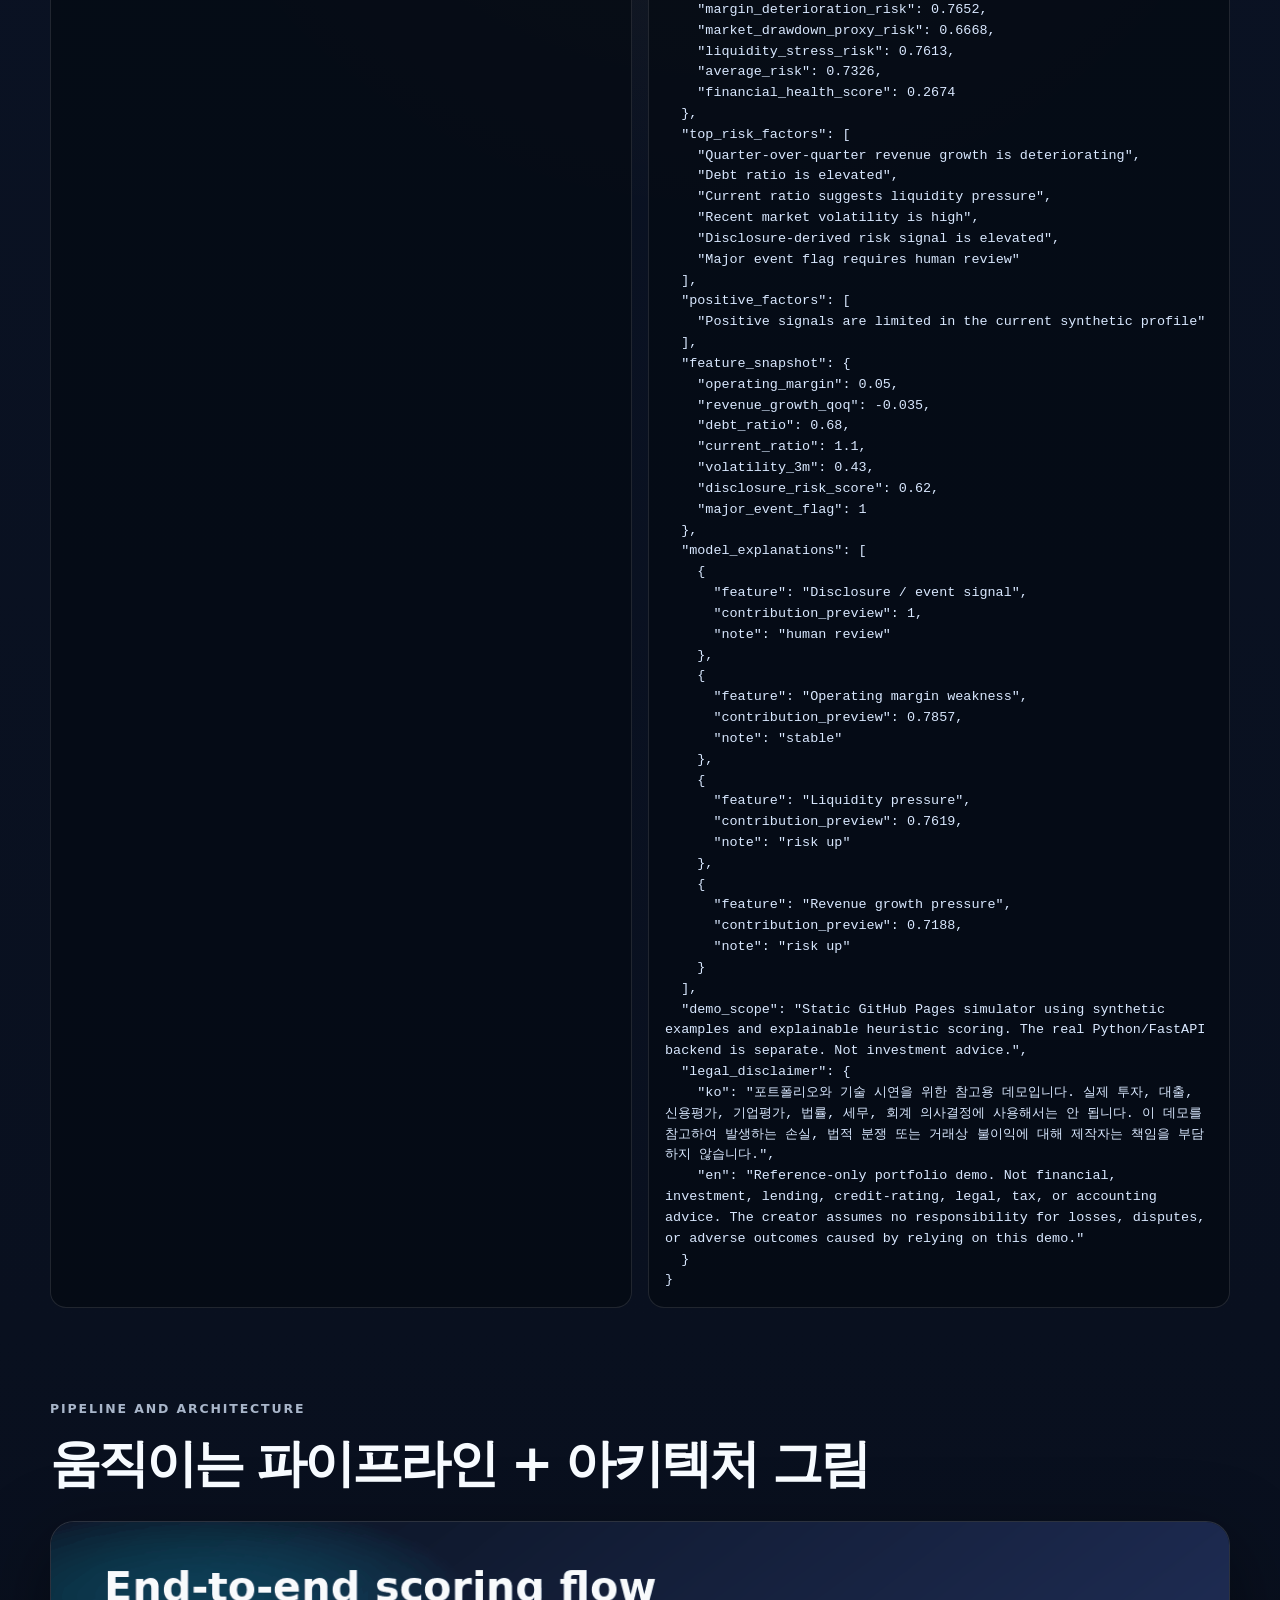
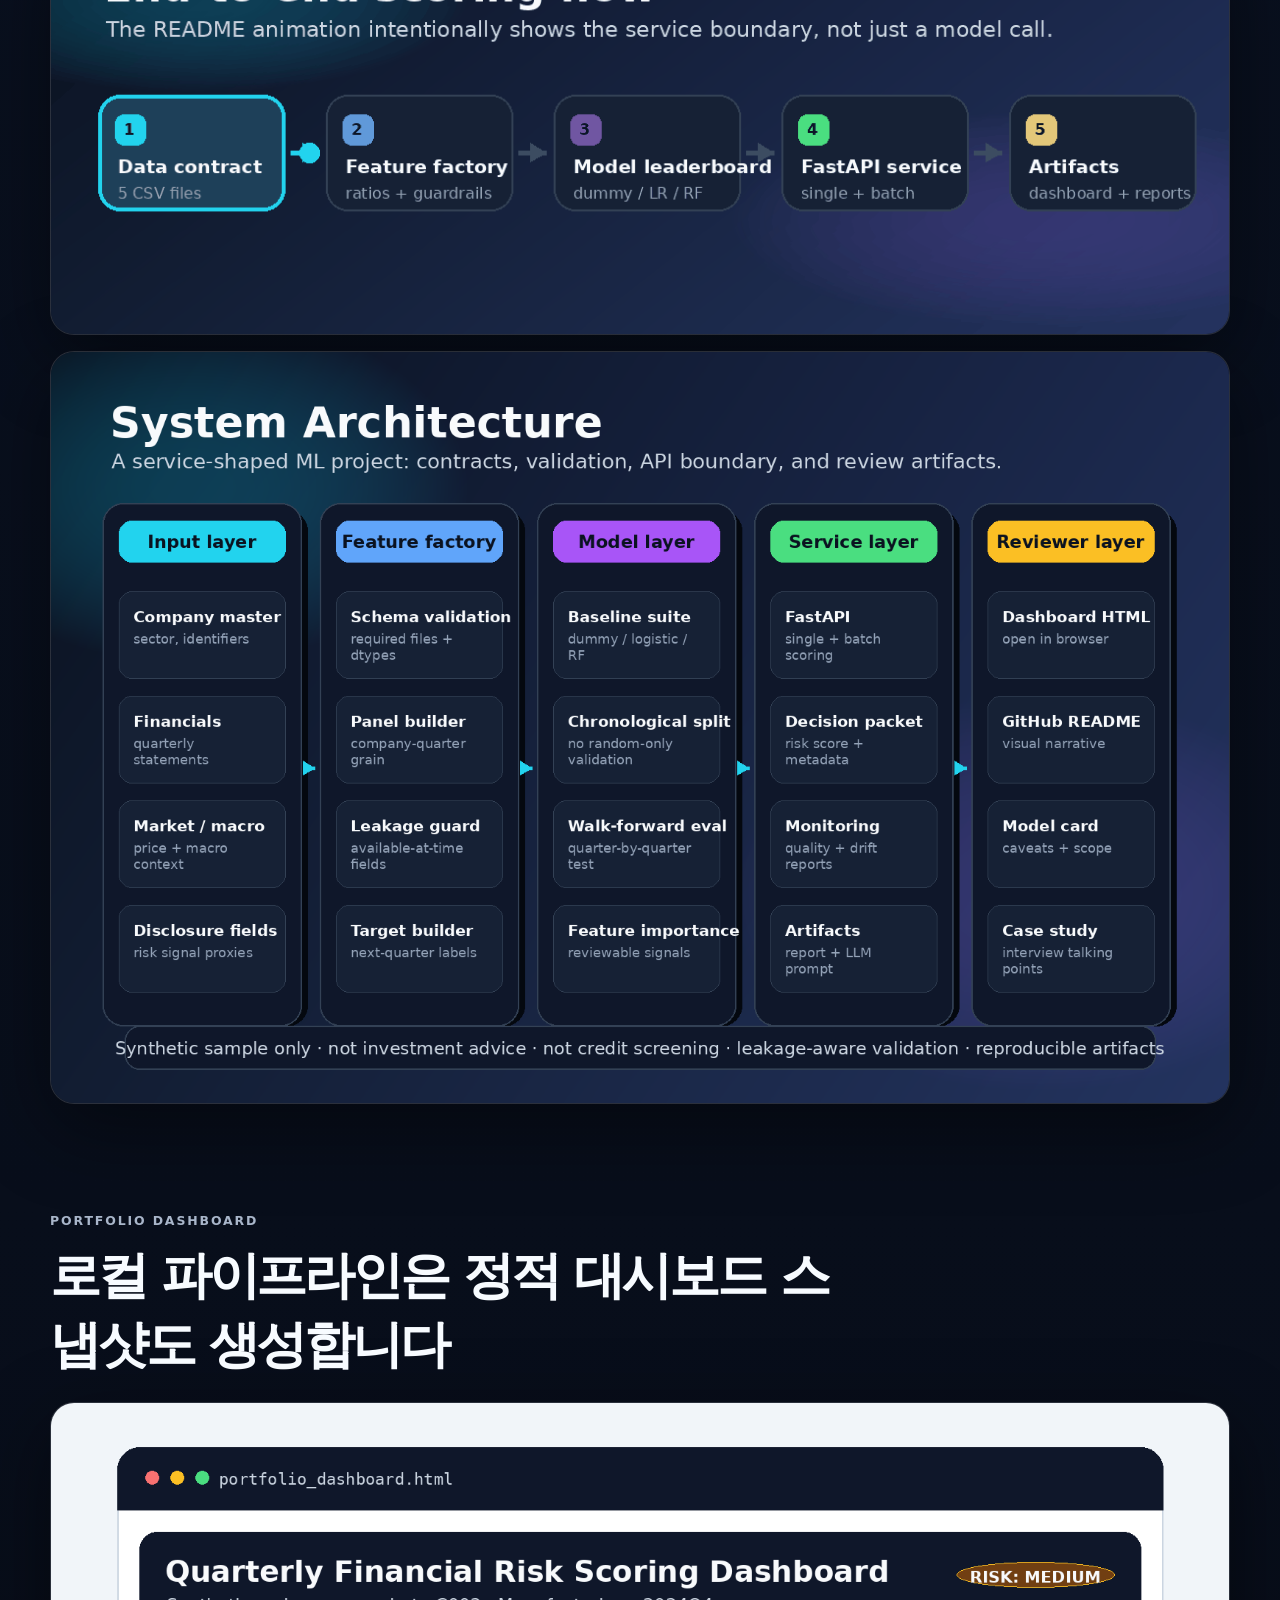
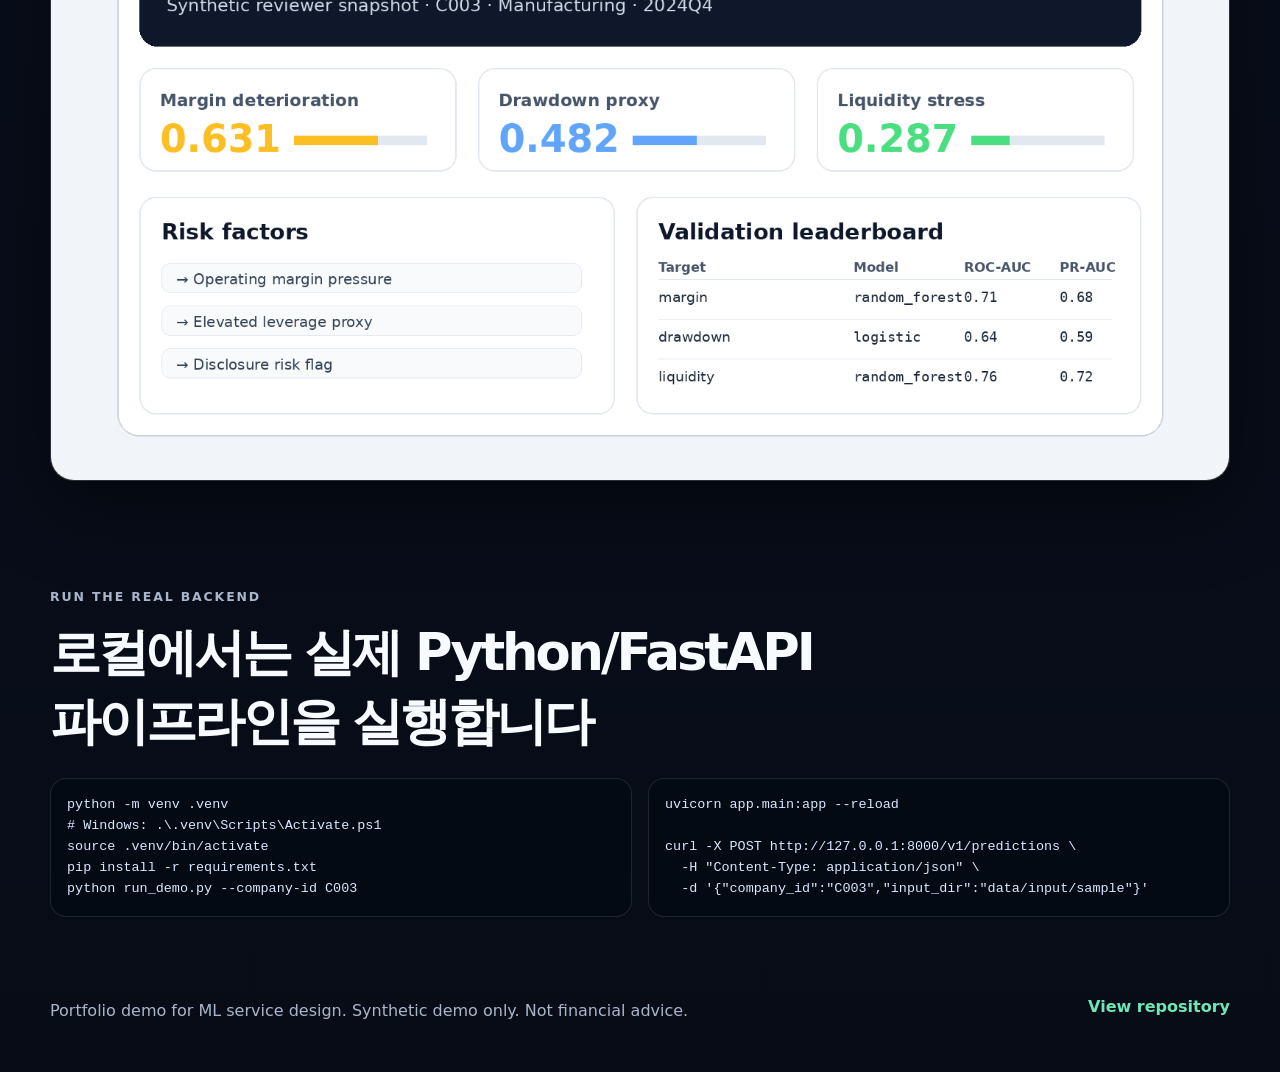
<file: site/index.html>
<!doctype html>
<html lang="ko">
<head>
  <meta charset="utf-8" />
  <meta name="viewport" content="width=device-width, initial-scale=1" />
  <title>Quarterly Financial Risk Scoring Live Lab</title>
  <meta name="description" content="Try a browser-only financial risk scoring lab: change company metrics, run scenarios, compare companies, paste CSV, and download a decision packet." />
  <meta property="og:title" content="Quarterly Financial Risk Scoring Live Lab" />
  <meta property="og:description" content="Interactive GitHub Pages demo for a portfolio-grade financial ML service project." />
  <meta property="og:image" content="assets/github_social_preview.png" />
  <meta name="theme-color" content="#08111f" />
  <link rel="icon" href="data:image/svg+xml,%3Csvg xmlns='http://www.w3.org/2000/svg' viewBox='0 0 64 64'%3E%3Crect width='64' height='64' rx='14' fill='%2308111f'/%3E%3Cpath d='M12 43h40M18 36l8-11 8 6 12-17' stroke='%236ee7b7' stroke-width='5' stroke-linecap='round' stroke-linejoin='round' fill='none'/%3E%3C/svg%3E" />
  <link rel="stylesheet" href="styles.css" />
</head>
<body>
  <header class="topbar">
    <a class="brand" href="#top" aria-label="Go to top">
      <span class="brand-mark">QF</span>
      <span>Risk Scoring Live Lab</span>
    </a>
    <nav aria-label="Primary navigation">
      <a href="#lab">Try it</a>
      <a href="#batch">Batch</a>
      <a href="#csv">CSV</a>
      <a href="#api">API</a>
      <a href="evidence.html">Evidence</a>
      <a href="#run">Run locally</a>
    </nav>
  </header>

  <main id="top">

    <section class="legal-warning section-shell" role="alert" aria-label="법적 면책 고지">
      <div class="legal-title"><span aria-hidden="true">⚠</span><strong>중요 고지 / Legal Disclaimer</strong></div>
      <p>
        이 사이트는 실제 금융 서비스가 아닌 <strong>포트폴리오·교육·참고용 데모</strong>입니다.
        모든 데이터, 점수, 설명, JSON, CSV 결과는 synthetic/sample 또는 브라우저 계산 예시이며
        투자·대출·신용평가·기업평가·법률·회계·세무 자문으로 사용할 수 없습니다.
      </p>
      <p>
        본 사이트 출력물이나 사용자가 입력한 데이터를 근거로 발생하는 투자 손실, 거래 판단, 분쟁,
        법적 문제 등에 대해 제작자는 법령상 허용되는 범위 내에서 책임을 지지 않습니다.
        실제 의사결정은 반드시 공식 자료와 전문가 검토를 거치세요.
      </p>
    </section>
    <section class="hero section-shell">
      <div class="hero-copy">
        <p class="eyebrow">GitHub Pages · browser-only live demo</p>
        <h1>Click, tweak, score, export.</h1>
        <p class="hero-lead">
          설치 없이 바로 체험하는 금융 리스크 스코어링 포트폴리오 데모입니다.
          샘플 회사를 고르고 지표를 바꾸면 <strong>decision packet</strong>, 설명, 배치 비교, CSV 결과가 즉시 생성됩니다.
        </p>
        <div class="hero-actions">
          <a class="button primary" href="#lab">지금 바로 해보기</a>
          <a class="button ghost" href="#csv">내 CSV 붙여넣기</a>
          <a class="button ghost" href="evidence.html">데이터 근거 보기</a>
        </div>
        <div class="step-strip" aria-label="Demo steps">
          <span><b>1</b> 회사 선택</span>
          <span><b>2</b> 시나리오 적용</span>
          <span><b>3</b> JSON/CSV 다운로드</span>
        </div>
        <p class="scope-note">Synthetic example only. Not investment, lending, credit-screening, or real corporate-rating advice.</p>
      </div>
      <div class="hero-card" aria-label="Project visual preview">
        <img src="assets/github_hero.png" alt="Financial risk scoring project hero image" />
        <div class="hero-card-overlay">
          <span>Live risk packet</span>
          <strong id="heroRiskPreview">0%</strong>
        </div>
      </div>
    </section>

    <section class="section-shell note-grid" aria-label="Why this is interactive">
      <article>
        <h2>리뷰어가 직접 해볼 수 있음</h2>
        <p>슬라이더, 프리셋 시나리오, 배치 비교, CSV 붙여넣기, JSON 복사/다운로드까지 전부 브라우저에서 동작합니다.</p>
      </article>
      <article>
        <h2>정직한 구조</h2>
        <p>GitHub Pages는 정적 사이트라 Python/FastAPI를 직접 실행하지 않습니다. 여기서는 설명 가능한 JS simulator를 쓰고, 실제 파이프라인은 저장소의 FastAPI에서 실행합니다.</p>
      </article>
      <article>
        <h2>포트폴리오 목적</h2>
        <p>논문식 성능 주장이 아니라 데이터 계약, 누수 방지, API, 모니터링, 리포트 산출물까지 연결하는 서비스형 ML 감각을 보여줍니다.</p>
      </article>
    </section>

    <section class="section-shell evidence-callout" aria-label="Data evidence callout">
      <div class="section-heading">
        <p class="eyebrow">Evidence pack</p>
        <h2>“과거자료와 입력 데이터는 뭘로 검증하나요?”에 대한 답도 준비했습니다</h2>
        <p>
          현재 데모는 synthetic sample이지만, 실데이터 확장 시 OpenDART/DART, KRX, ECOS/KOSIS 같은 공식 자료로 매핑하고,
          Altman/Ohlson-style financial distress baseline, point-in-time validation, walk-forward backtest로 검증하도록 설계했습니다.
        </p>
      </div>
      <div class="api-grid">
        <article>
          <h3>Official data mapping</h3>
          <p>재무제표·공시·시장자료·거시지표를 각각 공식 데이터 소스에 연결합니다.</p>
        </article>
        <article>
          <h3>Literature baseline</h3>
          <p>Altman, Ohlson, Fama-French, default forecasting literature를 baseline 설명 근거로 둡니다.</p>
        </article>
        <article>
          <h3>Leakage-aware validation</h3>
          <p>공시일과 예측일을 분리하고 시간 기준 walk-forward 검증으로 과거자료 테스트를 설계합니다.</p>
        </article>
      </div>
      <div class="hero-actions" style="margin-top: 1.25rem;">
        <a class="button primary" href="evidence.html">데이터 검증 근거 페이지 열기</a>
      </div>
    </section>

    <section id="lab" class="section-shell lab-section">
      <div class="section-heading">
        <p class="eyebrow">Live company lab</p>
        <h2>재무 지표를 바꾸면 리스크 패킷이 바로 바뀝니다</h2>
        <p>아래 값은 synthetic sample입니다. 수치 조작 → 스코어 재계산 → 설명 생성 → JSON export 흐름을 즉시 확인할 수 있습니다.</p>
      </div>

      <div class="lab-layout">
        <aside class="control-panel" aria-label="Company scoring controls">
          <label class="field full">
            <span>Sample company</span>
            <select id="companySelect"></select>
          </label>

          <div class="scenario-panel full">
            <span class="mini-label">Scenario presets</span>
            <div class="chip-row" id="scenarioButtons">
              <button class="chip active" type="button" data-scenario="baseline">Baseline</button>
              <button class="chip" type="button" data-scenario="growth">Growth upside</button>
              <button class="chip" type="button" data-scenario="marginShock">Margin shock</button>
              <button class="chip" type="button" data-scenario="liquidityCrunch">Liquidity crunch</button>
              <button class="chip" type="button" data-scenario="marketStress">Market stress</button>
              <button class="chip" type="button" data-scenario="eventShock">Disclosure event</button>
            </div>
          </div>

          <label class="field">
            <span>Operating margin <output id="operatingMarginOut"></output></span>
            <input id="operatingMargin" type="range" min="-0.10" max="0.30" step="0.005" />
          </label>
          <label class="field">
            <span>Revenue growth QoQ <output id="revenueGrowthOut"></output></span>
            <input id="revenueGrowth" type="range" min="-0.25" max="0.28" step="0.005" />
          </label>
          <label class="field">
            <span>Debt ratio <output id="debtRatioOut"></output></span>
            <input id="debtRatio" type="range" min="0.05" max="0.96" step="0.005" />
          </label>
          <label class="field">
            <span>Current ratio <output id="currentRatioOut"></output></span>
            <input id="currentRatio" type="range" min="0.40" max="3.80" step="0.05" />
          </label>
          <label class="field">
            <span>Volatility 3M <output id="volatilityOut"></output></span>
            <input id="volatility" type="range" min="0.04" max="0.85" step="0.005" />
          </label>
          <label class="field">
            <span>Disclosure risk <output id="disclosureRiskOut"></output></span>
            <input id="disclosureRisk" type="range" min="0" max="1" step="0.01" />
          </label>
          <label class="field checkbox-field full">
            <input id="majorEvent" type="checkbox" />
            <span>Major event flag requiring human review</span>
          </label>

          <div class="control-actions full">
            <button id="resetButton" class="button ghost dark" type="button">샘플값으로 리셋</button>
            <button id="randomizeButton" class="button ghost dark" type="button">랜덤 회사 만들기</button>
            <button id="downloadButton" class="button primary" type="button">JSON 다운로드</button>
          </div>
        </aside>

        <section class="result-panel" aria-live="polite">
          <div class="risk-summary">
            <div>
              <p class="eyebrow">Current result</p>
              <h3 id="companyTitle">-</h3>
              <p id="companyMeta" class="muted">-</p>
            </div>
            <div id="riskBadge" class="risk-badge">-</div>
          </div>

          <div class="score-hero">
            <div class="gauge" role="img" aria-label="Overall risk gauge">
              <div class="gauge-ring" id="gaugeRing"><span id="overallRisk">0%</span></div>
            </div>
            <div class="score-copy">
              <h4 id="riskNarrative">Risk narrative</h4>
              <p id="riskExplanation">입력값을 바탕으로 리스크 신호를 생성합니다.</p>
            </div>
          </div>

          <div class="bars" id="scoreBars"></div>

          <div class="insight-grid">
            <article>
              <h4>Top risk factors</h4>
              <ul id="riskFactors"></ul>
            </article>
            <article>
              <h4>Positive signals</h4>
              <ul id="positiveFactors"></ul>
            </article>
          </div>

          <div class="explain-card">
            <div class="card-title-row">
              <h4>Feature contribution preview</h4>
              <span class="pill">explainable heuristic</span>
            </div>
            <div id="contributionList" class="contribution-list"></div>
          </div>

          <details class="json-card" open>
            <summary>Generated decision packet JSON</summary>
            <pre id="decisionJson"></pre>
            <div class="json-actions">
              <button id="copyJsonButton" class="button ghost dark" type="button">JSON 복사</button>
              <button id="copyCurlButton" class="button ghost dark" type="button">cURL 예시 복사</button>
            </div>
          </details>
        </section>
      </div>
    </section>

    <section id="batch" class="section-shell batch-section">
      <div class="section-heading">
        <p class="eyebrow">Batch scoring</p>
        <h2>여러 회사를 한 번에 비교해볼 수 있습니다</h2>
        <p>포트폴리오 리뷰어가 “서비스라면 batch도 되나?”라고 볼 때 바로 보여주는 영역입니다.</p>
      </div>
      <div class="batch-card">
        <div class="batch-controls">
          <div id="batchCompanyChecks" class="check-grid"></div>
          <button id="runBatchButton" class="button primary" type="button">선택 회사 batch scoring</button>
          <button id="downloadBatchCsvButton" class="button ghost dark" type="button">결과 CSV 다운로드</button>
        </div>
        <div class="table-wrap">
          <table id="batchTable">
            <thead>
              <tr>
                <th>Rank</th><th>Company</th><th>Sector</th><th>Risk level</th><th>Overall</th><th>Margin</th><th>Market</th><th>Liquidity</th><th>Main factor</th>
              </tr>
            </thead>
            <tbody></tbody>
          </table>
        </div>
      </div>
    </section>

    <section id="csv" class="section-shell csv-section">
      <div class="section-heading">
        <p class="eyebrow">Bring your own sample</p>
        <h2>CSV를 붙여넣거나 업로드해서 브라우저에서 바로 스코어링</h2>
        <p>서버 전송 없이 현재 브라우저 안에서만 파싱합니다. 공개 페이지라 실제 기업 민감 데이터는 넣지 않는 게 안전합니다.</p>

        <div class="legal-warning compact-warning" role="note" aria-label="CSV 입력 주의사항">
          <div class="legal-title"><span aria-hidden="true">⚠</span><strong>CSV 입력 주의</strong></div>
          <p>공개 GitHub Pages 데모입니다. 실제 기업의 미공개정보, 개인정보, 영업비밀, 계정정보, 민감한 재무자료는 입력하지 마세요.</p>
        </div>
      </div>
      <div class="csv-grid">
        <div class="csv-card">
          <div class="csv-actions">
            <button id="loadCsvExampleButton" class="button ghost dark" type="button">예시 CSV 넣기</button>
            <label class="file-button button ghost dark">
              CSV 파일 선택
              <input id="csvFileInput" type="file" accept=".csv,text/csv" />
            </label>
            <button id="scoreCsvButton" class="button primary" type="button">CSV score</button>
          </div>
          <textarea id="csvInput" spellcheck="false" aria-label="CSV input"></textarea>
        </div>
        <div class="csv-card">
          <div class="card-title-row">
            <h3>CSV result</h3>
            <button id="downloadCsvResultButton" class="button ghost dark" type="button">결과 CSV 다운로드</button>
          </div>
          <div class="table-wrap compact">
            <table id="csvResultTable">
              <thead><tr><th>Company</th><th>Risk</th><th>Overall</th><th>Top factor</th></tr></thead>
              <tbody></tbody>
            </table>
          </div>
          <p id="csvStatus" class="muted"></p>
        </div>
      </div>
    </section>

    <section id="api" class="section-shell api-section">
      <div class="section-heading">
        <p class="eyebrow">API preview</p>
        <h2>프론트 체험과 FastAPI 백엔드의 경계를 명확히 보여줍니다</h2>
        <p>아래 request/response mock은 현재 브라우저 입력값에서 생성됩니다. 실제 실행은 저장소의 FastAPI에서 합니다.</p>
      </div>
      <div class="api-grid">
        <article>
          <h3>GitHub Pages demo</h3>
          <p>정적 JS simulator. 설치 없이 제품 감각을 보여주기 위한 공개 체험판입니다.</p>
          <code>site/index.html + site/app.js</code>
        </article>
        <article>
          <h3>FastAPI service</h3>
          <p>CSV validation, feature engineering, model leaderboard, report artifact 생성을 담당합니다.</p>
          <code>app/main.py</code>
        </article>
        <article>
          <h3>Decision artifacts</h3>
          <p>decision packet, risk report, monitoring report, dashboard snapshot, LLM prompt packet을 생성합니다.</p>
          <code>artifacts/requests/*</code>
        </article>
      </div>
      <div class="code-grid">
        <pre class="code-block"><code id="apiRequestCode"></code></pre>
        <pre class="code-block"><code id="apiResponseCode"></code></pre>
      </div>
    </section>

    <section class="section-shell visual-section">
      <div class="section-heading">
        <p class="eyebrow">Pipeline and architecture</p>
        <h2>움직이는 파이프라인 + 아키텍처 그림</h2>
      </div>
      <img class="wide-visual" src="assets/pipeline_flow.gif" alt="Animated pipeline flow" />
      <img class="wide-visual" src="assets/architecture_diagram.png" alt="System architecture diagram" />
    </section>

    <section class="section-shell visual-section">
      <div class="section-heading">
        <p class="eyebrow">Portfolio dashboard</p>
        <h2>로컬 파이프라인은 정적 대시보드 스냅샷도 생성합니다</h2>
      </div>
      <img class="wide-visual" src="assets/dashboard_preview.png" alt="Dashboard preview" />
    </section>

    <section id="run" class="section-shell run-section">
      <div class="section-heading">
        <p class="eyebrow">Run the real backend</p>
        <h2>로컬에서는 실제 Python/FastAPI 파이프라인을 실행합니다</h2>
      </div>
      <div class="terminal-grid">
        <pre class="code-block"><code>python -m venv .venv
# Windows: .\.venv\Scripts\Activate.ps1
source .venv/bin/activate
pip install -r requirements.txt
python run_demo.py --company-id C003</code></pre>
        <pre class="code-block"><code>uvicorn app.main:app --reload

curl -X POST http://127.0.0.1:8000/v1/predictions \
  -H "Content-Type: application/json" \
  -d '{"company_id":"C003","input_dir":"data/input/sample"}'</code></pre>
      </div>
    </section>
  </main>

  <footer class="footer section-shell">
    <p>Portfolio demo for ML service design. Synthetic demo only. Not financial advice.</p>
    <a href="https://github.com/jcicaaa3-cloud/financial-future-prediction-service">View repository</a>
  </footer>

  <div id="toast" class="toast" role="status" aria-live="polite"></div>
  <script src="app.js"></script>
</body>
</html>
</file>
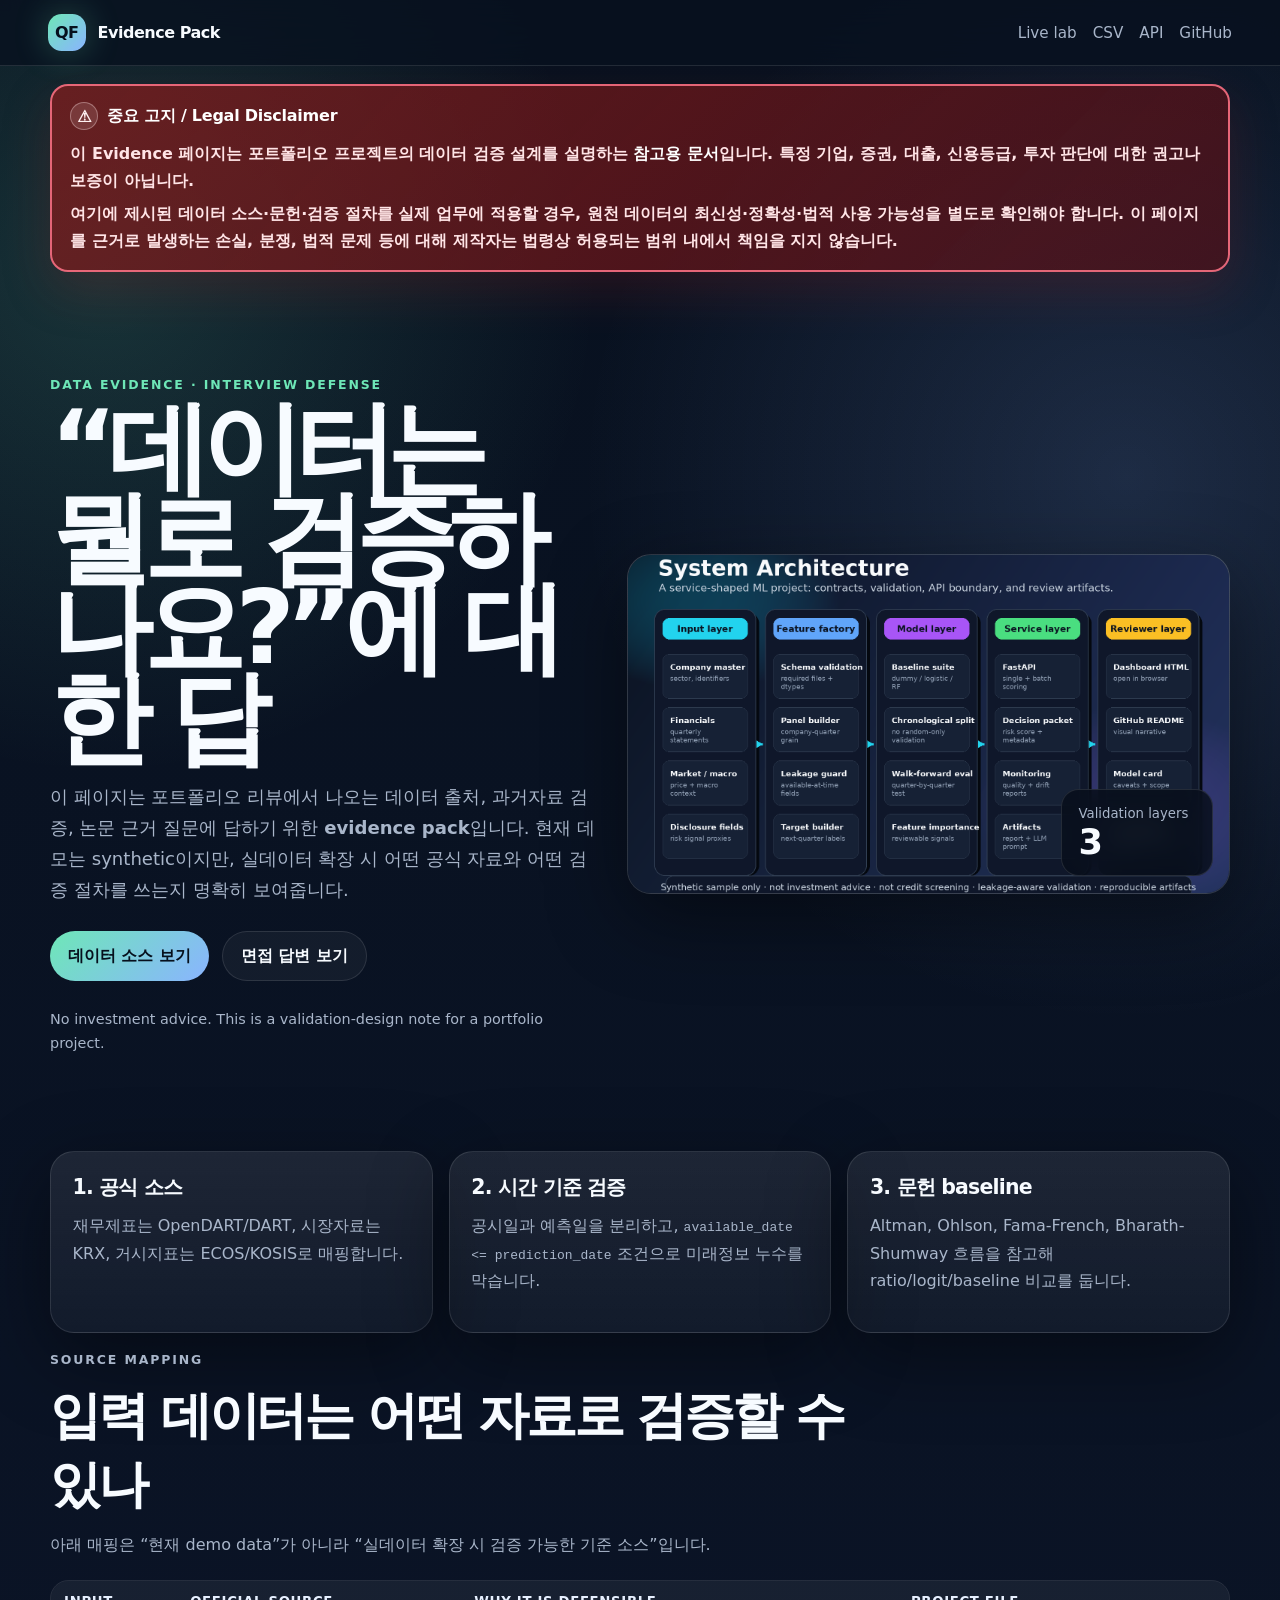
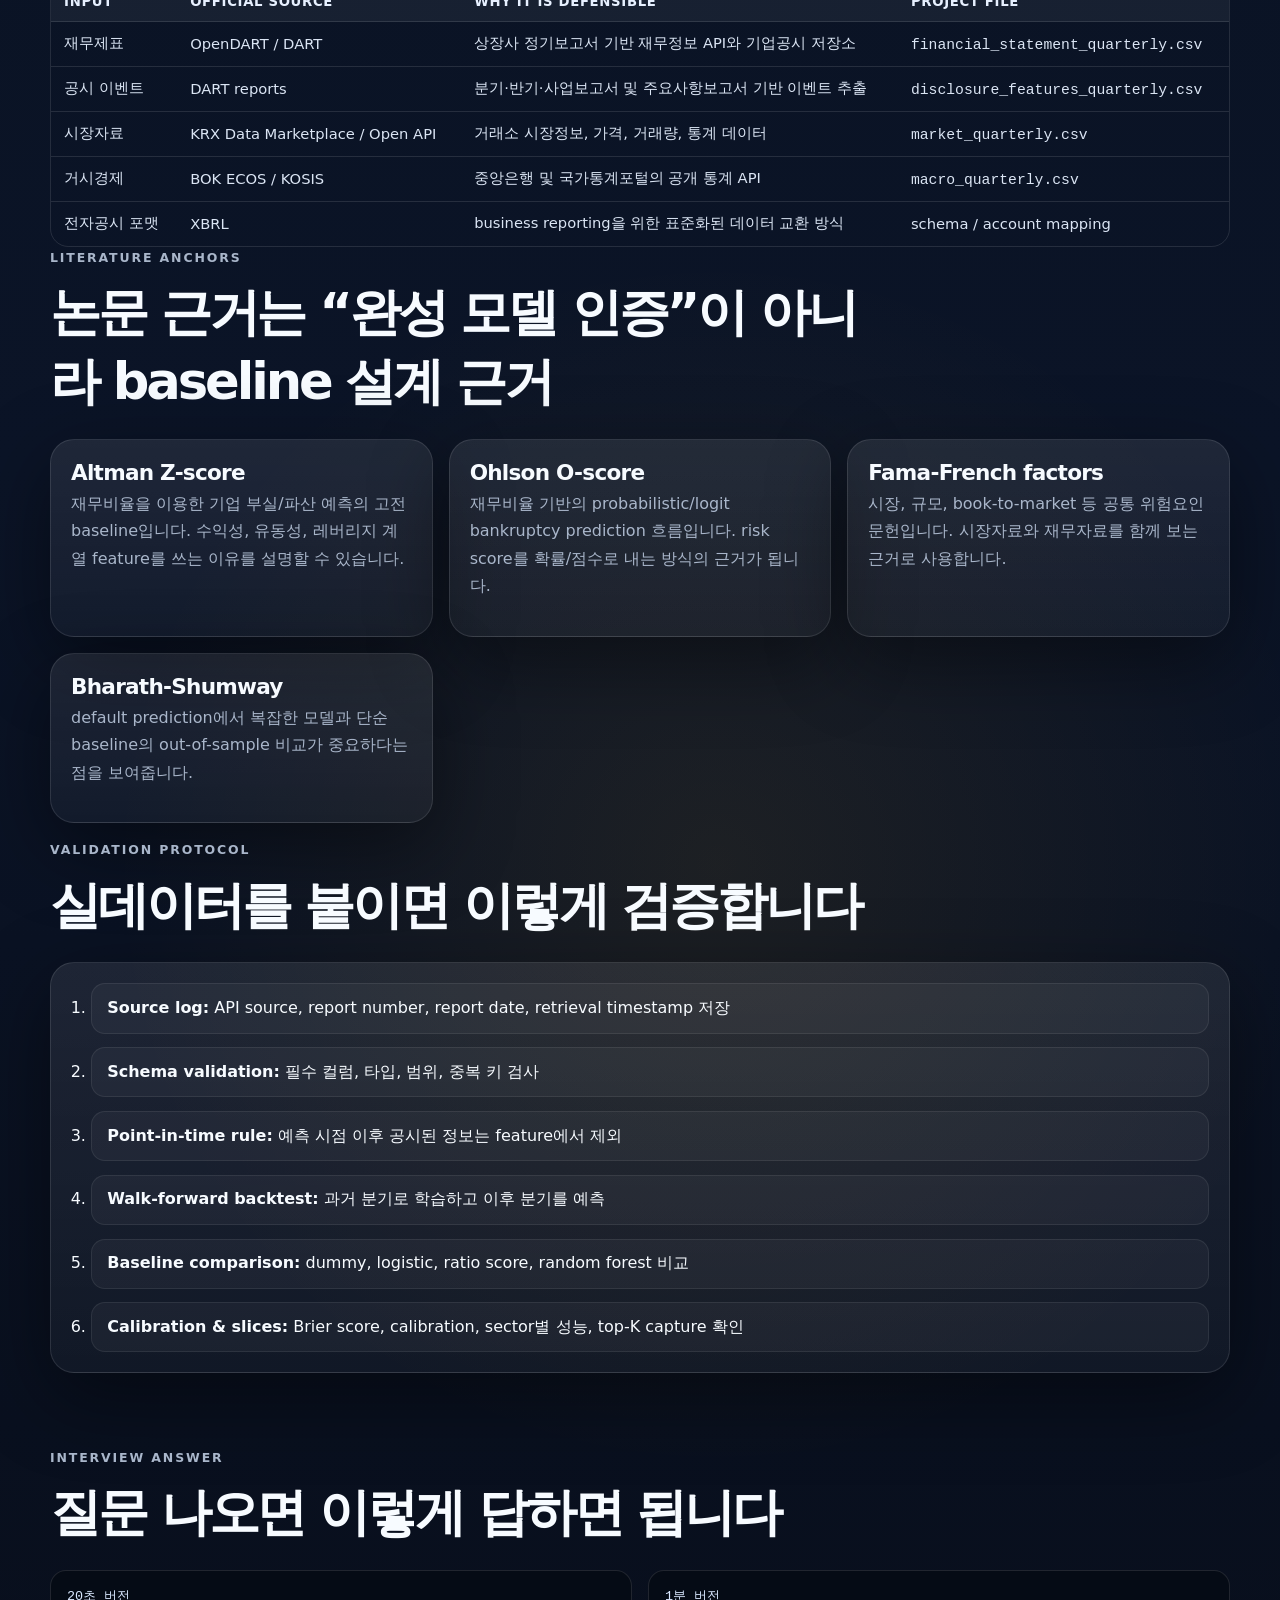
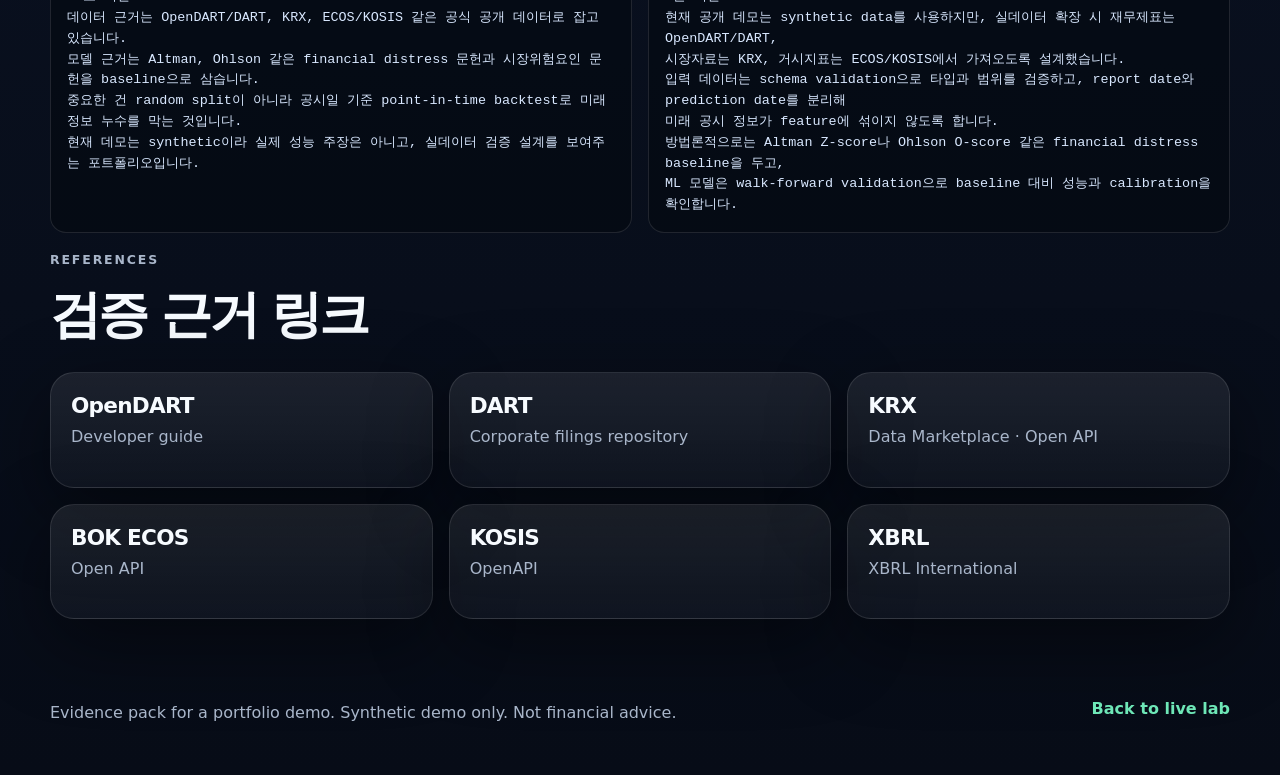
<file: evidence.html>
<!doctype html>
<html lang="ko">
<head>
  <meta charset="utf-8" />
  <meta name="viewport" content="width=device-width, initial-scale=1" />
  <title>Data Evidence & Validation | Financial Risk Scoring Live Lab</title>
  <meta name="description" content="Data sources, literature references, and validation plan for the financial risk scoring portfolio project." />
  <meta property="og:title" content="Data Evidence & Validation" />
  <meta property="og:description" content="How historical data and input features can be validated for the financial risk scoring portfolio." />
  <meta property="og:image" content="site/assets/github_social_preview.png" />
  <meta name="theme-color" content="#08111f" />
  <link rel="stylesheet" href="site/styles.css" />
</head>
<body>
  <header class="topbar">
    <a class="brand" href="index.html" aria-label="Back to live lab">
      <span class="brand-mark">QF</span>
      <span>Evidence Pack</span>
    </a>
    <nav aria-label="Primary navigation">
      <a href="index.html#lab">Live lab</a>
      <a href="index.html#csv">CSV</a>
      <a href="index.html#api">API</a>
      <a href="https://github.com/jcicaaa3-cloud/financial-future-prediction-service">GitHub</a>
    </nav>
  </header>

  <main id="top">

    <section class="legal-warning section-shell" role="alert" aria-label="법적 면책 고지">
      <div class="legal-title"><span aria-hidden="true">⚠</span><strong>중요 고지 / Legal Disclaimer</strong></div>
      <p>
        이 Evidence 페이지는 포트폴리오 프로젝트의 데이터 검증 설계를 설명하는 <strong>참고용 문서</strong>입니다.
        특정 기업, 증권, 대출, 신용등급, 투자 판단에 대한 권고나 보증이 아닙니다.
      </p>
      <p>
        여기에 제시된 데이터 소스·문헌·검증 절차를 실제 업무에 적용할 경우, 원천 데이터의 최신성·정확성·법적 사용 가능성을 별도로 확인해야 합니다.
        이 페이지를 근거로 발생하는 손실, 분쟁, 법적 문제 등에 대해 제작자는 법령상 허용되는 범위 내에서 책임을 지지 않습니다.
      </p>
    </section>
    <section class="hero section-shell">
      <div class="hero-copy">
        <p class="eyebrow">Data evidence · interview defense</p>
        <h1>“데이터는 뭘로 검증하나요?”에 대한 답</h1>
        <p class="hero-lead">
          이 페이지는 포트폴리오 리뷰에서 나오는 데이터 출처, 과거자료 검증, 논문 근거 질문에 답하기 위한
          <strong>evidence pack</strong>입니다. 현재 데모는 synthetic이지만, 실데이터 확장 시 어떤 공식 자료와
          어떤 검증 절차를 쓰는지 명확히 보여줍니다.
        </p>
        <div class="hero-actions">
          <a class="button primary" href="#sources">데이터 소스 보기</a>
          <a class="button ghost" href="#interview">면접 답변 보기</a>
        </div>
        <p class="scope-note">No investment advice. This is a validation-design note for a portfolio project.</p>
      </div>
      <div class="hero-card" aria-label="Evidence preview">
        <img src="site/assets/architecture_diagram.png" alt="Architecture diagram" />
        <div class="hero-card-overlay">
          <span>Validation layers</span>
          <strong>3</strong>
        </div>
      </div>
    </section>

    <section class="section-shell note-grid">
      <article>
        <h2>1. 공식 소스</h2>
        <p>재무제표는 OpenDART/DART, 시장자료는 KRX, 거시지표는 ECOS/KOSIS로 매핑합니다.</p>
      </article>
      <article>
        <h2>2. 시간 기준 검증</h2>
        <p>공시일과 예측일을 분리하고, <code>available_date <= prediction_date</code> 조건으로 미래정보 누수를 막습니다.</p>
      </article>
      <article>
        <h2>3. 문헌 baseline</h2>
        <p>Altman, Ohlson, Fama-French, Bharath-Shumway 흐름을 참고해 ratio/logit/baseline 비교를 둡니다.</p>
      </article>
    </section>

    <section id="sources" class="section-shell">
      <div class="section-heading">
        <p class="eyebrow">Source mapping</p>
        <h2>입력 데이터는 어떤 자료로 검증할 수 있나</h2>
        <p>아래 매핑은 “현재 demo data”가 아니라 “실데이터 확장 시 검증 가능한 기준 소스”입니다.</p>
      </div>
      <div class="table-wrap">
        <table>
          <thead>
            <tr><th>Input</th><th>Official source</th><th>Why it is defensible</th><th>Project file</th></tr>
          </thead>
          <tbody>
            <tr><td>재무제표</td><td>OpenDART / DART</td><td>상장사 정기보고서 기반 재무정보 API와 기업공시 저장소</td><td><code>financial_statement_quarterly.csv</code></td></tr>
            <tr><td>공시 이벤트</td><td>DART reports</td><td>분기·반기·사업보고서 및 주요사항보고서 기반 이벤트 추출</td><td><code>disclosure_features_quarterly.csv</code></td></tr>
            <tr><td>시장자료</td><td>KRX Data Marketplace / Open API</td><td>거래소 시장정보, 가격, 거래량, 통계 데이터</td><td><code>market_quarterly.csv</code></td></tr>
            <tr><td>거시경제</td><td>BOK ECOS / KOSIS</td><td>중앙은행 및 국가통계포털의 공개 통계 API</td><td><code>macro_quarterly.csv</code></td></tr>
            <tr><td>전자공시 포맷</td><td>XBRL</td><td>business reporting을 위한 표준화된 데이터 교환 방식</td><td>schema / account mapping</td></tr>
          </tbody>
        </table>
      </div>
    </section>

    <section class="section-shell">
      <div class="section-heading">
        <p class="eyebrow">Literature anchors</p>
        <h2>논문 근거는 “완성 모델 인증”이 아니라 baseline 설계 근거</h2>
      </div>
      <div class="api-grid">
        <article>
          <h3>Altman Z-score</h3>
          <p>재무비율을 이용한 기업 부실/파산 예측의 고전 baseline입니다. 수익성, 유동성, 레버리지 계열 feature를 쓰는 이유를 설명할 수 있습니다.</p>
        </article>
        <article>
          <h3>Ohlson O-score</h3>
          <p>재무비율 기반의 probabilistic/logit bankruptcy prediction 흐름입니다. risk score를 확률/점수로 내는 방식의 근거가 됩니다.</p>
        </article>
        <article>
          <h3>Fama-French factors</h3>
          <p>시장, 규모, book-to-market 등 공통 위험요인 문헌입니다. 시장자료와 재무자료를 함께 보는 근거로 사용합니다.</p>
        </article>
        <article>
          <h3>Bharath-Shumway</h3>
          <p>default prediction에서 복잡한 모델과 단순 baseline의 out-of-sample 비교가 중요하다는 점을 보여줍니다.</p>
        </article>
      </div>
    </section>

    <section class="section-shell">
      <div class="section-heading">
        <p class="eyebrow">Validation protocol</p>
        <h2>실데이터를 붙이면 이렇게 검증합니다</h2>
      </div>
      <div class="batch-card">
        <ol class="evidence-list">
          <li><strong>Source log:</strong> API source, report number, report date, retrieval timestamp 저장</li>
          <li><strong>Schema validation:</strong> 필수 컬럼, 타입, 범위, 중복 키 검사</li>
          <li><strong>Point-in-time rule:</strong> 예측 시점 이후 공시된 정보는 feature에서 제외</li>
          <li><strong>Walk-forward backtest:</strong> 과거 분기로 학습하고 이후 분기를 예측</li>
          <li><strong>Baseline comparison:</strong> dummy, logistic, ratio score, random forest 비교</li>
          <li><strong>Calibration & slices:</strong> Brier score, calibration, sector별 성능, top-K capture 확인</li>
        </ol>
      </div>
    </section>

    <section id="interview" class="section-shell run-section">
      <div class="section-heading">
        <p class="eyebrow">Interview answer</p>
        <h2>질문 나오면 이렇게 답하면 됩니다</h2>
      </div>
      <div class="terminal-grid">
        <pre class="code-block"><code>20초 버전
데이터 근거는 OpenDART/DART, KRX, ECOS/KOSIS 같은 공식 공개 데이터로 잡고 있습니다.
모델 근거는 Altman, Ohlson 같은 financial distress 문헌과 시장위험요인 문헌을 baseline으로 삼습니다.
중요한 건 random split이 아니라 공시일 기준 point-in-time backtest로 미래 정보 누수를 막는 것입니다.
현재 데모는 synthetic이라 실제 성능 주장은 아니고, 실데이터 검증 설계를 보여주는 포트폴리오입니다.</code></pre>
        <pre class="code-block"><code>1분 버전
현재 공개 데모는 synthetic data를 사용하지만, 실데이터 확장 시 재무제표는 OpenDART/DART,
시장자료는 KRX, 거시지표는 ECOS/KOSIS에서 가져오도록 설계했습니다.
입력 데이터는 schema validation으로 타입과 범위를 검증하고, report date와 prediction date를 분리해
미래 공시 정보가 feature에 섞이지 않도록 합니다.
방법론적으로는 Altman Z-score나 Ohlson O-score 같은 financial distress baseline을 두고,
ML 모델은 walk-forward validation으로 baseline 대비 성능과 calibration을 확인합니다.</code></pre>
      </div>
    </section>

    <section class="section-shell">
      <div class="section-heading">
        <p class="eyebrow">References</p>
        <h2>검증 근거 링크</h2>
      </div>
      <div class="api-grid">
        <article><h3>OpenDART</h3><p><a href="https://engopendart.fss.or.kr/guide/main.do?apiGrpCd=DE003">Developer guide</a></p></article>
        <article><h3>DART</h3><p><a href="https://englishdart.fss.or.kr/">Corporate filings repository</a></p></article>
        <article><h3>KRX</h3><p><a href="https://data.krx.co.kr/contents/MDC/MAIN/main/index.cmd?locale=en">Data Marketplace</a> · <a href="https://openapi.krx.co.kr/">Open API</a></p></article>
        <article><h3>BOK ECOS</h3><p><a href="https://ecos.bok.or.kr/api/">Open API</a></p></article>
        <article><h3>KOSIS</h3><p><a href="https://kosis.kr/openapi/">OpenAPI</a></p></article>
        <article><h3>XBRL</h3><p><a href="https://www.xbrl.org/">XBRL International</a></p></article>
      </div>
    </section>
  </main>

  <footer class="footer section-shell">
    <p>Evidence pack for a portfolio demo. Synthetic demo only. Not financial advice.</p>
    <a href="index.html">Back to live lab</a>
  </footer>
</body>
</html>
</file>
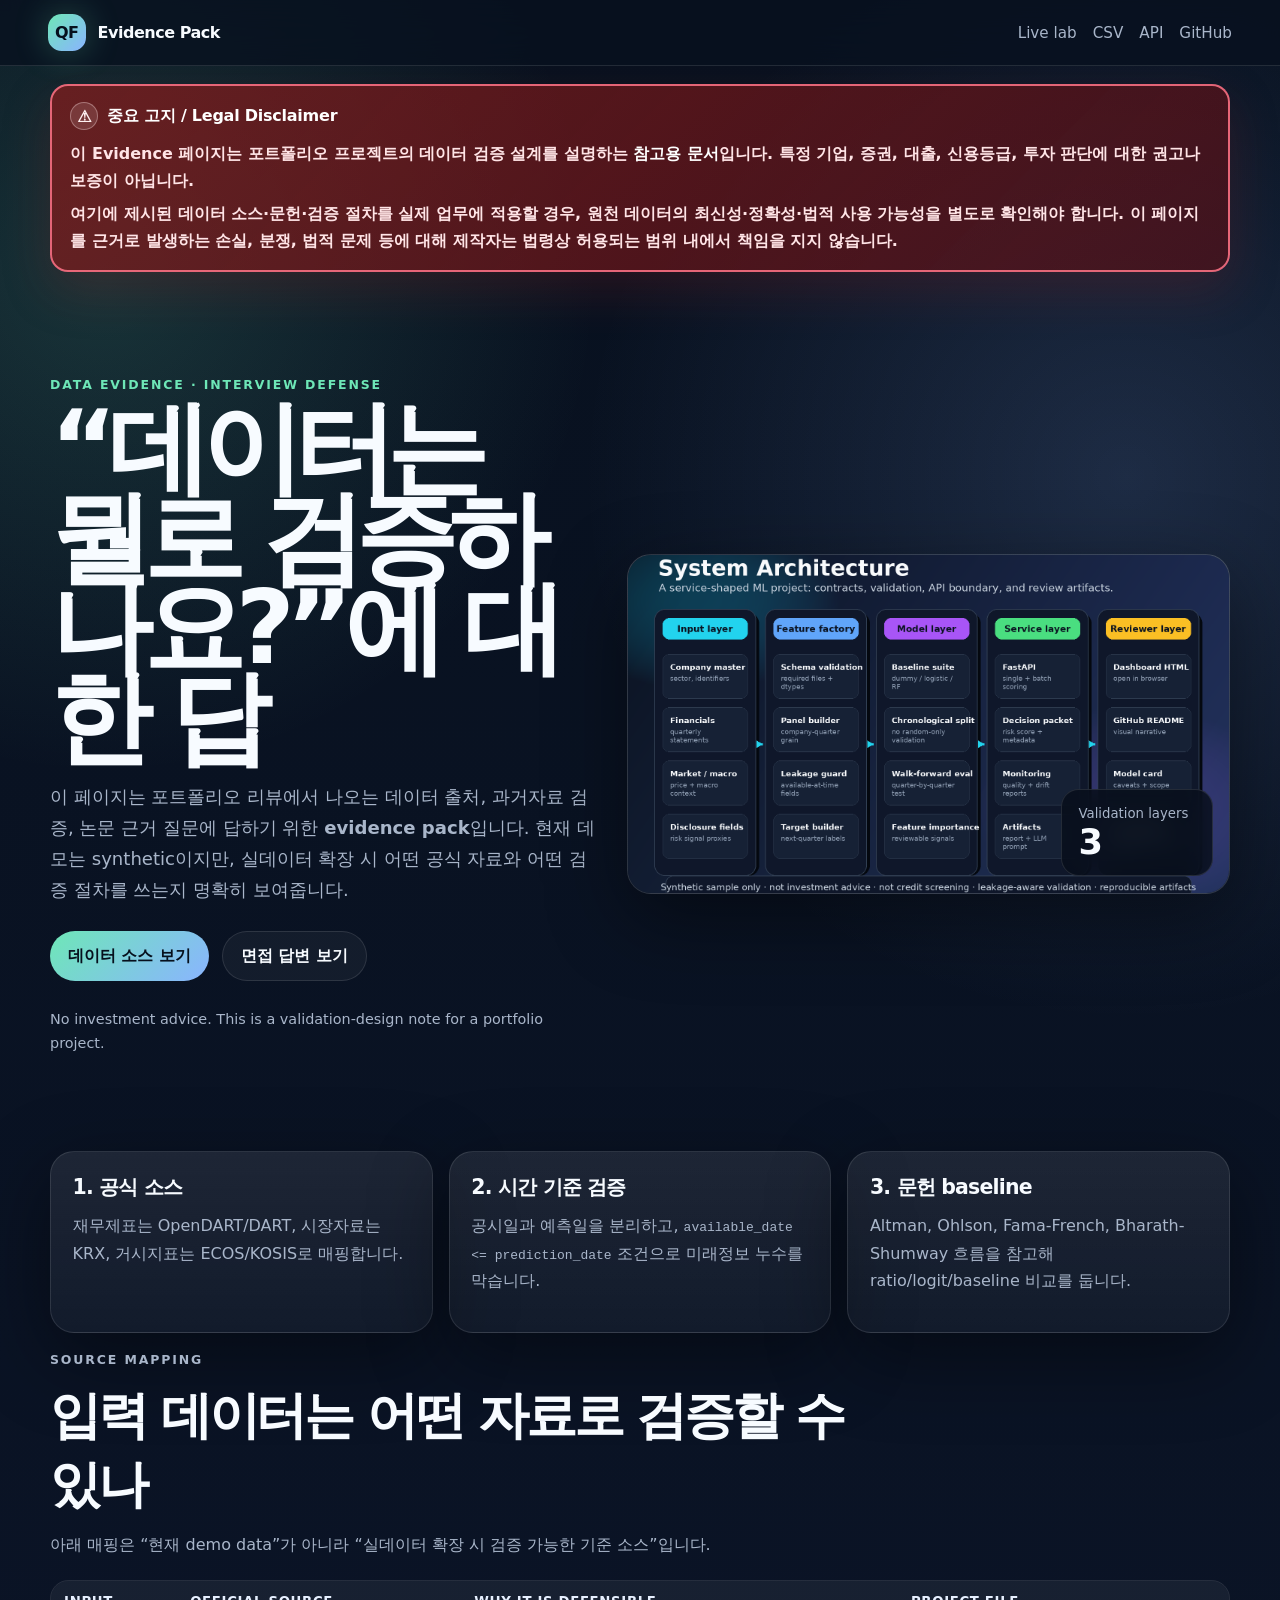
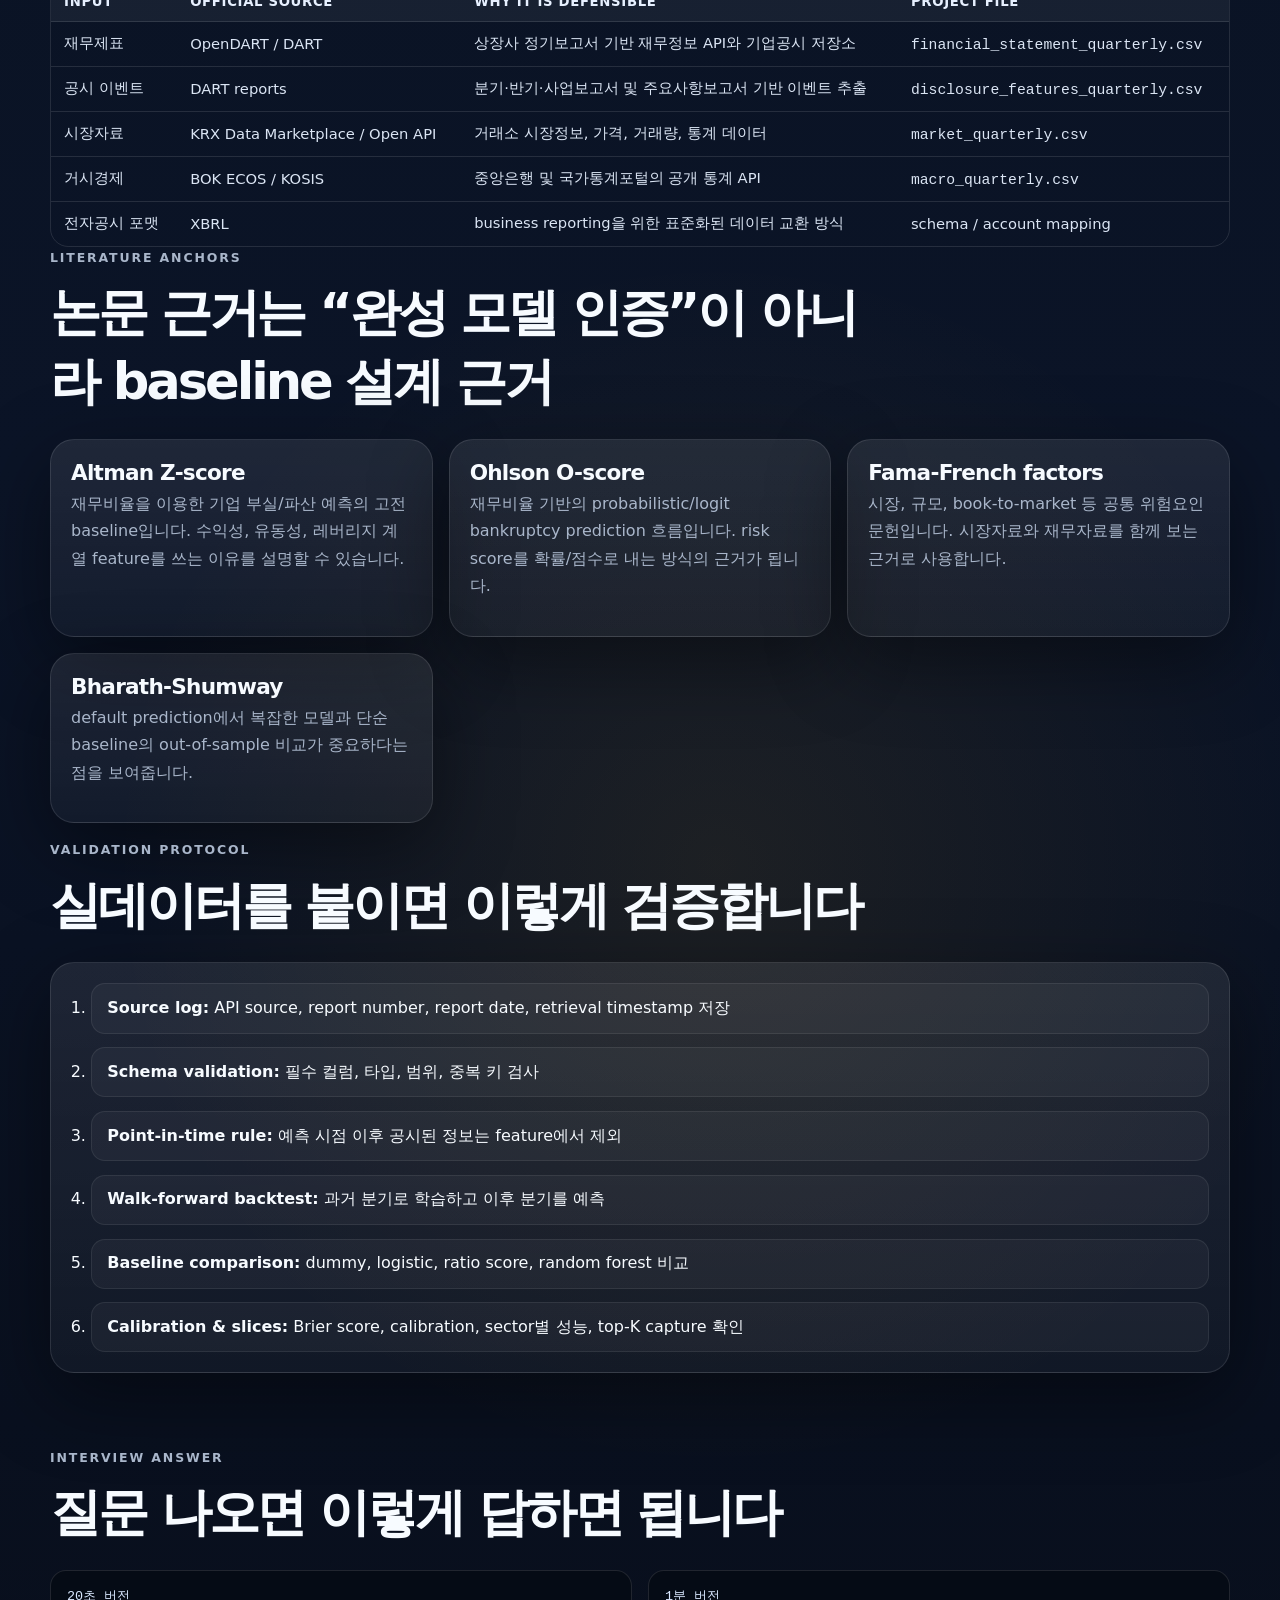
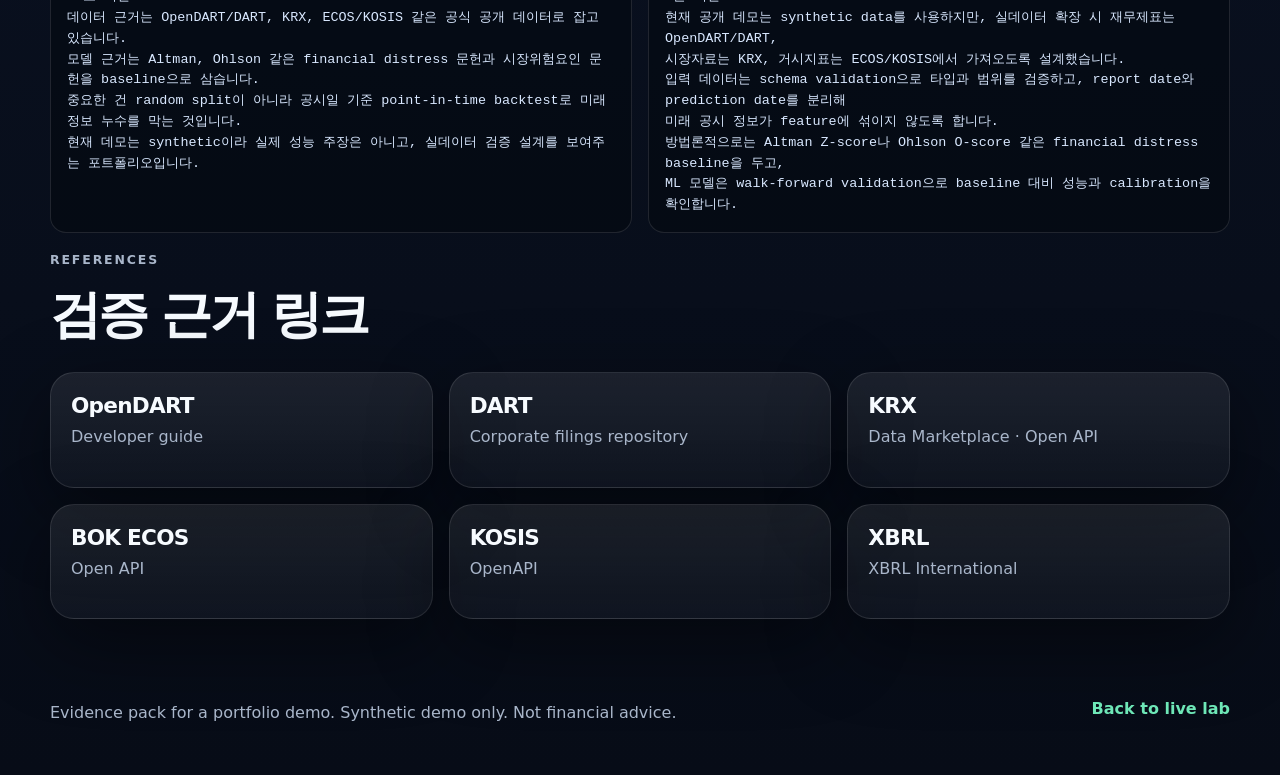
<file: site/evidence.html>
<!doctype html>
<html lang="ko">
<head>
  <meta charset="utf-8" />
  <meta name="viewport" content="width=device-width, initial-scale=1" />
  <title>Data Evidence & Validation | Financial Risk Scoring Live Lab</title>
  <meta name="description" content="Data sources, literature references, and validation plan for the financial risk scoring portfolio project." />
  <meta property="og:title" content="Data Evidence & Validation" />
  <meta property="og:description" content="How historical data and input features can be validated for the financial risk scoring portfolio." />
  <meta property="og:image" content="assets/github_social_preview.png" />
  <meta name="theme-color" content="#08111f" />
  <link rel="stylesheet" href="styles.css" />
</head>
<body>
  <header class="topbar">
    <a class="brand" href="index.html" aria-label="Back to live lab">
      <span class="brand-mark">QF</span>
      <span>Evidence Pack</span>
    </a>
    <nav aria-label="Primary navigation">
      <a href="index.html#lab">Live lab</a>
      <a href="index.html#csv">CSV</a>
      <a href="index.html#api">API</a>
      <a href="https://github.com/jcicaaa3-cloud/financial-future-prediction-service">GitHub</a>
    </nav>
  </header>

  <main id="top">

    <section class="legal-warning section-shell" role="alert" aria-label="법적 면책 고지">
      <div class="legal-title"><span aria-hidden="true">⚠</span><strong>중요 고지 / Legal Disclaimer</strong></div>
      <p>
        이 Evidence 페이지는 포트폴리오 프로젝트의 데이터 검증 설계를 설명하는 <strong>참고용 문서</strong>입니다.
        특정 기업, 증권, 대출, 신용등급, 투자 판단에 대한 권고나 보증이 아닙니다.
      </p>
      <p>
        여기에 제시된 데이터 소스·문헌·검증 절차를 실제 업무에 적용할 경우, 원천 데이터의 최신성·정확성·법적 사용 가능성을 별도로 확인해야 합니다.
        이 페이지를 근거로 발생하는 손실, 분쟁, 법적 문제 등에 대해 제작자는 법령상 허용되는 범위 내에서 책임을 지지 않습니다.
      </p>
    </section>
    <section class="hero section-shell">
      <div class="hero-copy">
        <p class="eyebrow">Data evidence · interview defense</p>
        <h1>“데이터는 뭘로 검증하나요?”에 대한 답</h1>
        <p class="hero-lead">
          이 페이지는 포트폴리오 리뷰에서 나오는 데이터 출처, 과거자료 검증, 논문 근거 질문에 답하기 위한
          <strong>evidence pack</strong>입니다. 현재 데모는 synthetic이지만, 실데이터 확장 시 어떤 공식 자료와
          어떤 검증 절차를 쓰는지 명확히 보여줍니다.
        </p>
        <div class="hero-actions">
          <a class="button primary" href="#sources">데이터 소스 보기</a>
          <a class="button ghost" href="#interview">면접 답변 보기</a>
        </div>
        <p class="scope-note">No investment advice. This is a validation-design note for a portfolio project.</p>
      </div>
      <div class="hero-card" aria-label="Evidence preview">
        <img src="assets/architecture_diagram.png" alt="Architecture diagram" />
        <div class="hero-card-overlay">
          <span>Validation layers</span>
          <strong>3</strong>
        </div>
      </div>
    </section>

    <section class="section-shell note-grid">
      <article>
        <h2>1. 공식 소스</h2>
        <p>재무제표는 OpenDART/DART, 시장자료는 KRX, 거시지표는 ECOS/KOSIS로 매핑합니다.</p>
      </article>
      <article>
        <h2>2. 시간 기준 검증</h2>
        <p>공시일과 예측일을 분리하고, <code>available_date <= prediction_date</code> 조건으로 미래정보 누수를 막습니다.</p>
      </article>
      <article>
        <h2>3. 문헌 baseline</h2>
        <p>Altman, Ohlson, Fama-French, Bharath-Shumway 흐름을 참고해 ratio/logit/baseline 비교를 둡니다.</p>
      </article>
    </section>

    <section id="sources" class="section-shell">
      <div class="section-heading">
        <p class="eyebrow">Source mapping</p>
        <h2>입력 데이터는 어떤 자료로 검증할 수 있나</h2>
        <p>아래 매핑은 “현재 demo data”가 아니라 “실데이터 확장 시 검증 가능한 기준 소스”입니다.</p>
      </div>
      <div class="table-wrap">
        <table>
          <thead>
            <tr><th>Input</th><th>Official source</th><th>Why it is defensible</th><th>Project file</th></tr>
          </thead>
          <tbody>
            <tr><td>재무제표</td><td>OpenDART / DART</td><td>상장사 정기보고서 기반 재무정보 API와 기업공시 저장소</td><td><code>financial_statement_quarterly.csv</code></td></tr>
            <tr><td>공시 이벤트</td><td>DART reports</td><td>분기·반기·사업보고서 및 주요사항보고서 기반 이벤트 추출</td><td><code>disclosure_features_quarterly.csv</code></td></tr>
            <tr><td>시장자료</td><td>KRX Data Marketplace / Open API</td><td>거래소 시장정보, 가격, 거래량, 통계 데이터</td><td><code>market_quarterly.csv</code></td></tr>
            <tr><td>거시경제</td><td>BOK ECOS / KOSIS</td><td>중앙은행 및 국가통계포털의 공개 통계 API</td><td><code>macro_quarterly.csv</code></td></tr>
            <tr><td>전자공시 포맷</td><td>XBRL</td><td>business reporting을 위한 표준화된 데이터 교환 방식</td><td>schema / account mapping</td></tr>
          </tbody>
        </table>
      </div>
    </section>

    <section class="section-shell">
      <div class="section-heading">
        <p class="eyebrow">Literature anchors</p>
        <h2>논문 근거는 “완성 모델 인증”이 아니라 baseline 설계 근거</h2>
      </div>
      <div class="api-grid">
        <article>
          <h3>Altman Z-score</h3>
          <p>재무비율을 이용한 기업 부실/파산 예측의 고전 baseline입니다. 수익성, 유동성, 레버리지 계열 feature를 쓰는 이유를 설명할 수 있습니다.</p>
        </article>
        <article>
          <h3>Ohlson O-score</h3>
          <p>재무비율 기반의 probabilistic/logit bankruptcy prediction 흐름입니다. risk score를 확률/점수로 내는 방식의 근거가 됩니다.</p>
        </article>
        <article>
          <h3>Fama-French factors</h3>
          <p>시장, 규모, book-to-market 등 공통 위험요인 문헌입니다. 시장자료와 재무자료를 함께 보는 근거로 사용합니다.</p>
        </article>
        <article>
          <h3>Bharath-Shumway</h3>
          <p>default prediction에서 복잡한 모델과 단순 baseline의 out-of-sample 비교가 중요하다는 점을 보여줍니다.</p>
        </article>
      </div>
    </section>

    <section class="section-shell">
      <div class="section-heading">
        <p class="eyebrow">Validation protocol</p>
        <h2>실데이터를 붙이면 이렇게 검증합니다</h2>
      </div>
      <div class="batch-card">
        <ol class="evidence-list">
          <li><strong>Source log:</strong> API source, report number, report date, retrieval timestamp 저장</li>
          <li><strong>Schema validation:</strong> 필수 컬럼, 타입, 범위, 중복 키 검사</li>
          <li><strong>Point-in-time rule:</strong> 예측 시점 이후 공시된 정보는 feature에서 제외</li>
          <li><strong>Walk-forward backtest:</strong> 과거 분기로 학습하고 이후 분기를 예측</li>
          <li><strong>Baseline comparison:</strong> dummy, logistic, ratio score, random forest 비교</li>
          <li><strong>Calibration & slices:</strong> Brier score, calibration, sector별 성능, top-K capture 확인</li>
        </ol>
      </div>
    </section>

    <section id="interview" class="section-shell run-section">
      <div class="section-heading">
        <p class="eyebrow">Interview answer</p>
        <h2>질문 나오면 이렇게 답하면 됩니다</h2>
      </div>
      <div class="terminal-grid">
        <pre class="code-block"><code>20초 버전
데이터 근거는 OpenDART/DART, KRX, ECOS/KOSIS 같은 공식 공개 데이터로 잡고 있습니다.
모델 근거는 Altman, Ohlson 같은 financial distress 문헌과 시장위험요인 문헌을 baseline으로 삼습니다.
중요한 건 random split이 아니라 공시일 기준 point-in-time backtest로 미래 정보 누수를 막는 것입니다.
현재 데모는 synthetic이라 실제 성능 주장은 아니고, 실데이터 검증 설계를 보여주는 포트폴리오입니다.</code></pre>
        <pre class="code-block"><code>1분 버전
현재 공개 데모는 synthetic data를 사용하지만, 실데이터 확장 시 재무제표는 OpenDART/DART,
시장자료는 KRX, 거시지표는 ECOS/KOSIS에서 가져오도록 설계했습니다.
입력 데이터는 schema validation으로 타입과 범위를 검증하고, report date와 prediction date를 분리해
미래 공시 정보가 feature에 섞이지 않도록 합니다.
방법론적으로는 Altman Z-score나 Ohlson O-score 같은 financial distress baseline을 두고,
ML 모델은 walk-forward validation으로 baseline 대비 성능과 calibration을 확인합니다.</code></pre>
      </div>
    </section>

    <section class="section-shell">
      <div class="section-heading">
        <p class="eyebrow">References</p>
        <h2>검증 근거 링크</h2>
      </div>
      <div class="api-grid">
        <article><h3>OpenDART</h3><p><a href="https://engopendart.fss.or.kr/guide/main.do?apiGrpCd=DE003">Developer guide</a></p></article>
        <article><h3>DART</h3><p><a href="https://englishdart.fss.or.kr/">Corporate filings repository</a></p></article>
        <article><h3>KRX</h3><p><a href="https://data.krx.co.kr/contents/MDC/MAIN/main/index.cmd?locale=en">Data Marketplace</a> · <a href="https://openapi.krx.co.kr/">Open API</a></p></article>
        <article><h3>BOK ECOS</h3><p><a href="https://ecos.bok.or.kr/api/">Open API</a></p></article>
        <article><h3>KOSIS</h3><p><a href="https://kosis.kr/openapi/">OpenAPI</a></p></article>
        <article><h3>XBRL</h3><p><a href="https://www.xbrl.org/">XBRL International</a></p></article>
      </div>
    </section>
  </main>

  <footer class="footer section-shell">
    <p>Evidence pack for a portfolio demo. Synthetic demo only. Not financial advice.</p>
    <a href="index.html">Back to live lab</a>
  </footer>
</body>
</html>
</file>
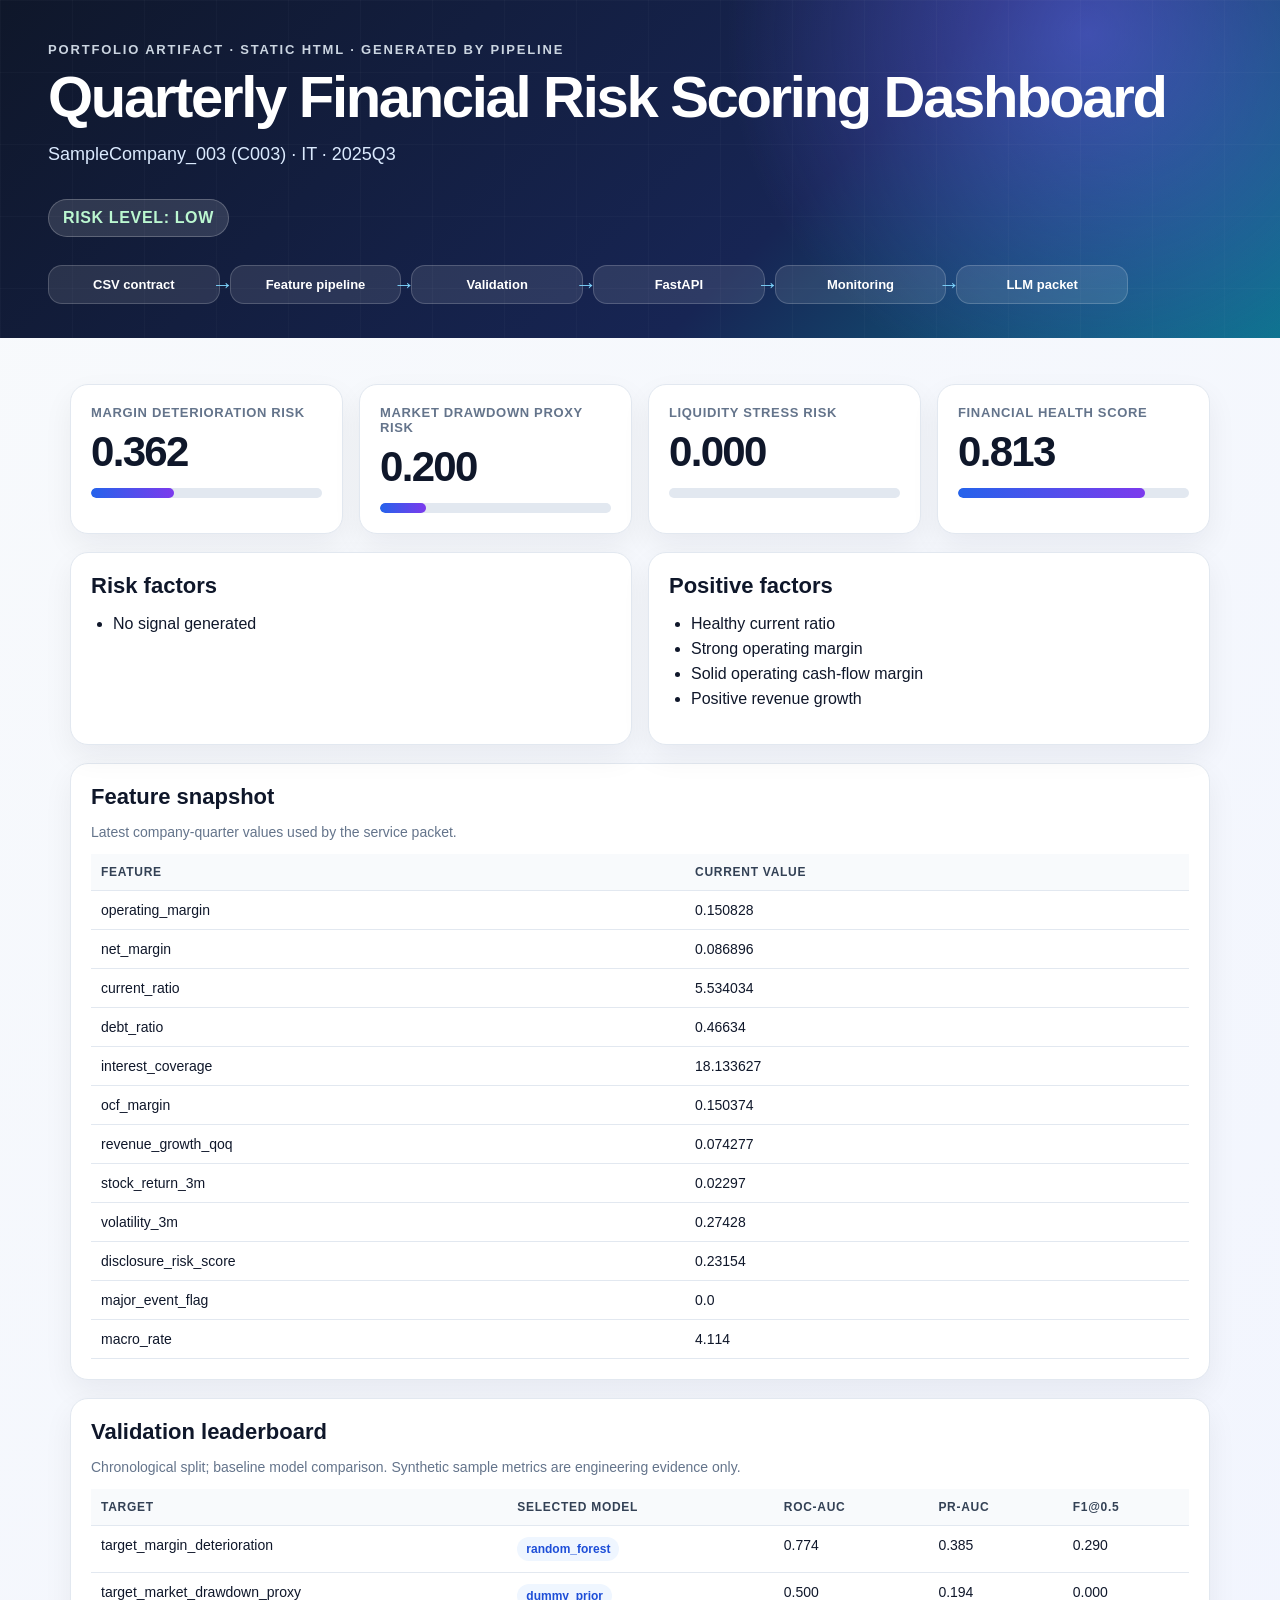
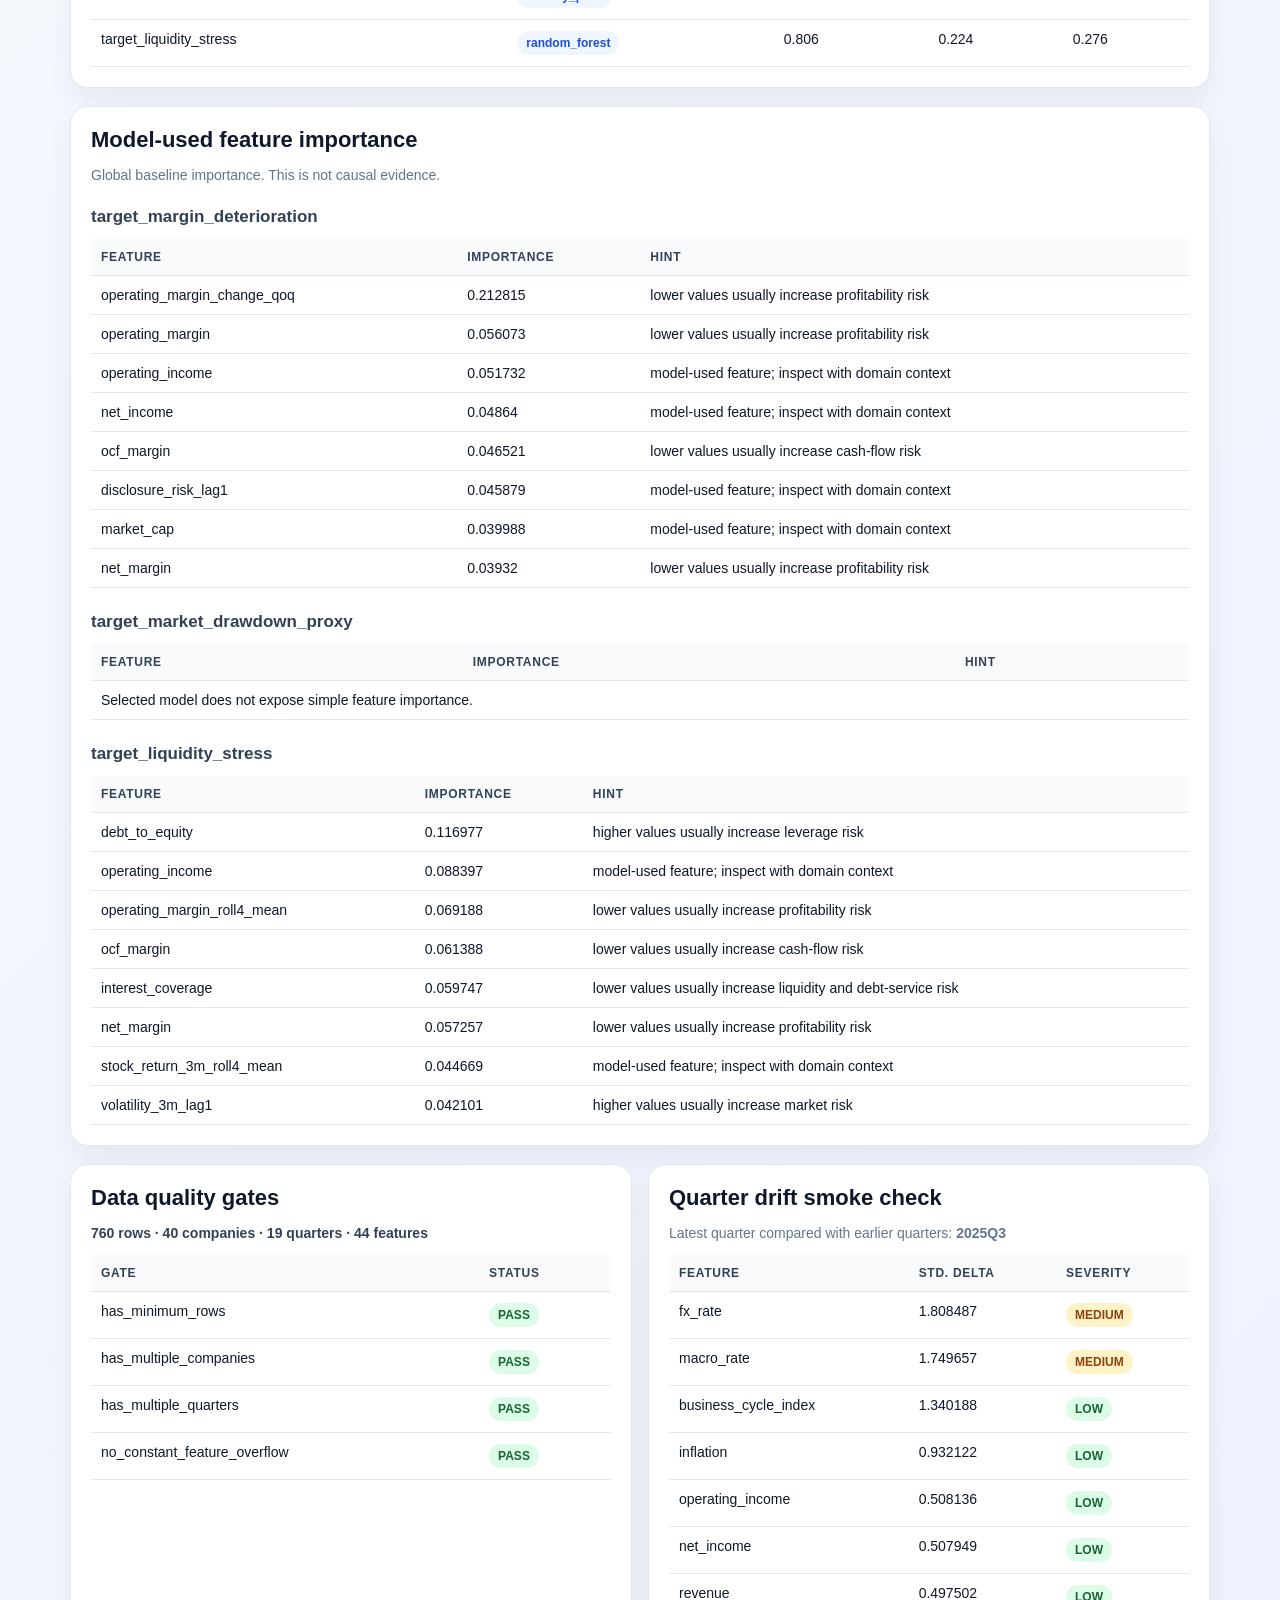
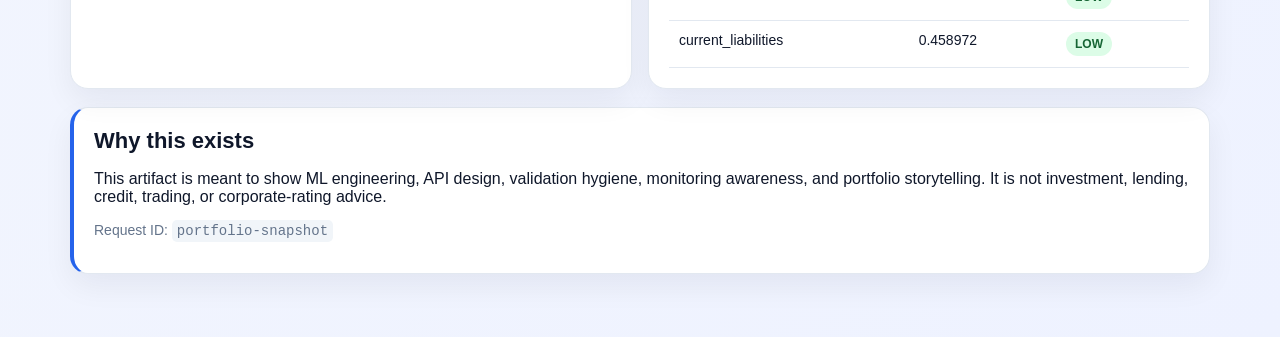
<file: examples/portfolio_snapshot/portfolio_dashboard.html>
<!doctype html>
<html lang="en">
<head>
  <meta charset="utf-8" />
  <meta name="viewport" content="width=device-width, initial-scale=1" />
  <title>Financial Risk Scoring Portfolio Dashboard</title>
  <style>
    :root {
      --ink: #0f172a;
      --muted: #64748b;
      --line: #e2e8f0;
      --panel: #ffffff;
      --soft: #f8fafc;
      --blue: #2563eb;
      --green: #16a34a;
      --purple: #7c3aed;
      --orange: #d97706;
      --pink: #db2777;
    }
    * { box-sizing: border-box; }
    body { font-family: -apple-system, BlinkMacSystemFont, "Segoe UI", sans-serif; margin: 0; background: linear-gradient(135deg, #f8fafc 0%, #eef2ff 100%); color: var(--ink); }
    header { position: relative; overflow: hidden; color: white; padding: 42px 48px 34px; background: radial-gradient(circle at 85% 10%, rgba(99,102,241,0.55), transparent 32%), linear-gradient(135deg, #0f172a 0%, #172554 62%, #0e7490 100%); }
    header::after { content: ""; position: absolute; inset: 0; background-image: linear-gradient(rgba(255,255,255,.06) 1px, transparent 1px), linear-gradient(90deg, rgba(255,255,255,.06) 1px, transparent 1px); background-size: 72px 72px; opacity: .42; }
    header > * { position: relative; z-index: 1; }
    main { padding: 28px 40px 46px; max-width: 1220px; margin: auto; }
    h1 { font-size: clamp(34px, 5vw, 58px); line-height: 1.02; margin: 10px 0 10px; letter-spacing: -0.04em; }
    h2 { margin: 0 0 12px; font-size: 22px; }
    h3 { margin: 24px 0 8px; font-size: 17px; color: #334155; }
    .eyebrow { color: #cbd5e1; text-transform: uppercase; letter-spacing: .14em; font-size: 13px; font-weight: 800; }
    .subhead { color: #dbeafe; max-width: 880px; font-size: 18px; }
    .risk-badge { display: inline-flex; align-items: center; gap: 8px; margin-top: 16px; padding: 9px 14px; border-radius: 999px; font-weight: 800; text-transform: uppercase; letter-spacing: .04em; background: rgba(255,255,255,.13); border: 1px solid rgba(255,255,255,.22); }
    .risk-badge.low { color: #bbf7d0; }
    .risk-badge.medium { color: #fde68a; }
    .risk-badge.high { color: #fecaca; }
    .flow { display: grid; grid-template-columns: repeat(6, 1fr); gap: 10px; margin-top: 28px; max-width: 1080px; }
    .flow span { position: relative; padding: 11px 10px; border-radius: 14px; background: rgba(255,255,255,.10); border: 1px solid rgba(255,255,255,.18); text-align: center; font-weight: 800; font-size: 13px; }
    .flow span:not(:last-child)::after { content: "→"; position: absolute; right: -15px; top: 50%; transform: translateY(-50%); color: #7dd3fc; font-size: 22px; }
    .grid { display: grid; grid-template-columns: repeat(auto-fit, minmax(230px, 1fr)); gap: 16px; }
    .two-col { display: grid; grid-template-columns: repeat(auto-fit, minmax(320px, 1fr)); gap: 16px; }
    .card, .metric-card { background: var(--panel); border: 1px solid var(--line); border-radius: 18px; padding: 20px; box-shadow: 0 12px 30px rgba(15, 23, 42, 0.06); }
    .metric-label { color: var(--muted); font-size: 13px; font-weight: 800; text-transform: uppercase; letter-spacing: .05em; }
    .metric-value { font-size: 42px; font-weight: 900; letter-spacing: -0.04em; margin: 8px 0 12px; }
    .meter { height: 10px; background: #e2e8f0; border-radius: 999px; overflow: hidden; }
    .meter span { display: block; height: 100%; background: linear-gradient(90deg, var(--blue), var(--purple)); border-radius: 999px; }
    .muted { color: var(--muted); font-size: 14px; }
    .big-number { font-weight: 700; color: #334155; }
    .pill { display: inline-block; padding: 5px 9px; border-radius: 999px; background: #eff6ff; color: #1d4ed8; font-weight: 800; font-size: 12px; }
    .status { display: inline-block; padding: 5px 9px; border-radius: 999px; font-size: 12px; font-weight: 800; text-transform: uppercase; }
    .status.pass, .status.low { background: #dcfce7; color: #166534; }
    .status.medium, .status.check { background: #fef3c7; color: #92400e; }
    .status.high { background: #fee2e2; color: #991b1b; }
    table { width: 100%; border-collapse: collapse; margin-top: 12px; font-size: 14px; }
    th, td { border-bottom: 1px solid var(--line); padding: 11px 10px; text-align: left; vertical-align: top; }
    th { color: #334155; background: #f8fafc; font-size: 12px; text-transform: uppercase; letter-spacing: .06em; }
    section { margin: 18px 0; }
    code { background: #f1f5f9; padding: 3px 5px; border-radius: 5px; }
    ul { padding-left: 22px; }
    li { margin: 7px 0; }
    .mini-section + .mini-section { margin-top: 22px; }
    .footer-note { border-left: 4px solid var(--blue); }
    @media (max-width: 760px) {
      header { padding: 30px 22px; }
      main { padding: 20px 16px 36px; }
      .flow { grid-template-columns: 1fr 1fr; }
      .flow span:not(:last-child)::after { display: none; }
    }
  </style>
</head>
<body>
<header>
  <div class="eyebrow">Portfolio artifact · static HTML · generated by pipeline</div>
  <h1>Quarterly Financial Risk Scoring Dashboard</h1>
  <p class="subhead">SampleCompany_003 (C003) · IT · 2025Q3</p>
  <span class="risk-badge low">Risk level: low</span>
  <div class="flow">
    <span>CSV contract</span><span>Feature pipeline</span><span>Validation</span><span>FastAPI</span><span>Monitoring</span><span>LLM packet</span>
  </div>
</header>
<main>
  <section class="grid">
            <div class="metric-card">
              <div class="metric-label">Margin Deterioration Risk</div>
              <div class="metric-value">0.362</div>
              <div class="meter"><span style="width:36%"></span></div>
            </div>
            

            <div class="metric-card">
              <div class="metric-label">Market Drawdown Proxy Risk</div>
              <div class="metric-value">0.200</div>
              <div class="meter"><span style="width:20%"></span></div>
            </div>
            

            <div class="metric-card">
              <div class="metric-label">Liquidity Stress Risk</div>
              <div class="metric-value">0.000</div>
              <div class="meter"><span style="width:0%"></span></div>
            </div>
            

            <div class="metric-card">
              <div class="metric-label">Financial Health Score</div>
              <div class="metric-value">0.813</div>
              <div class="meter"><span style="width:81%"></span></div>
            </div>
            </section>

  <section class="two-col">
    <div class="card"><h2>Risk factors</h2><ul><li>No signal generated</li></ul></div>
    <div class="card"><h2>Positive factors</h2><ul><li>Healthy current ratio</li>
<li>Strong operating margin</li>
<li>Solid operating cash-flow margin</li>
<li>Positive revenue growth</li></ul></div>
  </section>

  <section class="card">
    <h2>Feature snapshot</h2>
    <p class="muted">Latest company-quarter values used by the service packet.</p>
    <table><thead><tr><th>Feature</th><th>Current value</th></tr></thead><tbody><tr><td>operating_margin</td><td>0.150828</td></tr>
<tr><td>net_margin</td><td>0.086896</td></tr>
<tr><td>current_ratio</td><td>5.534034</td></tr>
<tr><td>debt_ratio</td><td>0.46634</td></tr>
<tr><td>interest_coverage</td><td>18.133627</td></tr>
<tr><td>ocf_margin</td><td>0.150374</td></tr>
<tr><td>revenue_growth_qoq</td><td>0.074277</td></tr>
<tr><td>stock_return_3m</td><td>0.02297</td></tr>
<tr><td>volatility_3m</td><td>0.27428</td></tr>
<tr><td>disclosure_risk_score</td><td>0.23154</td></tr>
<tr><td>major_event_flag</td><td>0.0</td></tr>
<tr><td>macro_rate</td><td>4.114</td></tr></tbody></table>
  </section>

  <section class="card">
    <h2>Validation leaderboard</h2>
    <p class="muted">Chronological split; baseline model comparison. Synthetic sample metrics are engineering evidence only.</p>
    
    <table>
      <thead><tr><th>Target</th><th>Selected model</th><th>ROC-AUC</th><th>PR-AUC</th><th>F1@0.5</th></tr></thead>
      <tbody><tr><td>target_margin_deterioration</td><td><span class='pill'>random_forest</span></td><td>0.774</td><td>0.385</td><td>0.290</td></tr>
<tr><td>target_market_drawdown_proxy</td><td><span class='pill'>dummy_prior</span></td><td>0.500</td><td>0.194</td><td>0.000</td></tr>
<tr><td>target_liquidity_stress</td><td><span class='pill'>random_forest</span></td><td>0.806</td><td>0.224</td><td>0.276</td></tr></tbody>
    </table>
    
  </section>

  <section class="card">
    <h2>Model-used feature importance</h2>
    <p class="muted">Global baseline importance. This is not causal evidence.</p>
    
            <div class="mini-section">
              <h3>target_margin_deterioration</h3>
              <table>
                <thead><tr><th>Feature</th><th>Importance</th><th>Hint</th></tr></thead>
                <tbody><tr><td>operating_margin_change_qoq</td><td>0.212815</td><td>lower values usually increase profitability risk</td></tr><tr><td>operating_margin</td><td>0.056073</td><td>lower values usually increase profitability risk</td></tr><tr><td>operating_income</td><td>0.051732</td><td>model-used feature; inspect with domain context</td></tr><tr><td>net_income</td><td>0.04864</td><td>model-used feature; inspect with domain context</td></tr><tr><td>ocf_margin</td><td>0.046521</td><td>lower values usually increase cash-flow risk</td></tr><tr><td>disclosure_risk_lag1</td><td>0.045879</td><td>model-used feature; inspect with domain context</td></tr><tr><td>market_cap</td><td>0.039988</td><td>model-used feature; inspect with domain context</td></tr><tr><td>net_margin</td><td>0.03932</td><td>lower values usually increase profitability risk</td></tr></tbody>
              </table>
            </div>
            

            <div class="mini-section">
              <h3>target_market_drawdown_proxy</h3>
              <table>
                <thead><tr><th>Feature</th><th>Importance</th><th>Hint</th></tr></thead>
                <tbody><tr><td colspan='3'>Selected model does not expose simple feature importance.</td></tr></tbody>
              </table>
            </div>
            

            <div class="mini-section">
              <h3>target_liquidity_stress</h3>
              <table>
                <thead><tr><th>Feature</th><th>Importance</th><th>Hint</th></tr></thead>
                <tbody><tr><td>debt_to_equity</td><td>0.116977</td><td>higher values usually increase leverage risk</td></tr><tr><td>operating_income</td><td>0.088397</td><td>model-used feature; inspect with domain context</td></tr><tr><td>operating_margin_roll4_mean</td><td>0.069188</td><td>lower values usually increase profitability risk</td></tr><tr><td>ocf_margin</td><td>0.061388</td><td>lower values usually increase cash-flow risk</td></tr><tr><td>interest_coverage</td><td>0.059747</td><td>lower values usually increase liquidity and debt-service risk</td></tr><tr><td>net_margin</td><td>0.057257</td><td>lower values usually increase profitability risk</td></tr><tr><td>stock_return_3m_roll4_mean</td><td>0.044669</td><td>model-used feature; inspect with domain context</td></tr><tr><td>volatility_3m_lag1</td><td>0.042101</td><td>higher values usually increase market risk</td></tr></tbody>
              </table>
            </div>
            
  </section>

  <section class="two-col">
    <div class="card"><h2>Data quality gates</h2>
    <p class="muted big-number">760 rows · 40 companies · 19 quarters · 44 features</p>
    <table><thead><tr><th>Gate</th><th>Status</th></tr></thead><tbody><tr><td>has_minimum_rows</td><td><span class='status pass'>PASS</span></td></tr>
<tr><td>has_multiple_companies</td><td><span class='status pass'>PASS</span></td></tr>
<tr><td>has_multiple_quarters</td><td><span class='status pass'>PASS</span></td></tr>
<tr><td>no_constant_feature_overflow</td><td><span class='status pass'>PASS</span></td></tr></tbody></table>
    </div>
    <div class="card"><h2>Quarter drift smoke check</h2>
    <p class="muted">Latest quarter compared with earlier quarters: <strong>2025Q3</strong></p>
    <table><thead><tr><th>Feature</th><th>Std. delta</th><th>Severity</th></tr></thead><tbody><tr><td>fx_rate</td><td>1.808487</td><td><span class='status medium'>medium</span></td></tr><tr><td>macro_rate</td><td>1.749657</td><td><span class='status medium'>medium</span></td></tr><tr><td>business_cycle_index</td><td>1.340188</td><td><span class='status low'>low</span></td></tr><tr><td>inflation</td><td>0.932122</td><td><span class='status low'>low</span></td></tr><tr><td>operating_income</td><td>0.508136</td><td><span class='status low'>low</span></td></tr><tr><td>net_income</td><td>0.507949</td><td><span class='status low'>low</span></td></tr><tr><td>revenue</td><td>0.497502</td><td><span class='status low'>low</span></td></tr><tr><td>current_liabilities</td><td>0.458972</td><td><span class='status low'>low</span></td></tr></tbody></table>
    </div>
  </section>

  <section class="card footer-note">
    <h2>Why this exists</h2>
    <p>This artifact is meant to show ML engineering, API design, validation hygiene, monitoring awareness, and portfolio storytelling. It is not investment, lending, credit, trading, or corporate-rating advice.</p>
    <p class="muted">Request ID: <code>portfolio-snapshot</code></p>
  </section>
</main>
</body>
</html>
</file>
<file: site/styles.css>
:root {
  color-scheme: dark;
  --bg: #08111f;
  --bg-2: #0b1427;
  --panel: rgba(17, 26, 49, 0.82);
  --panel-strong: #121d36;
  --panel-soft: rgba(255, 255, 255, 0.045);
  --text: #f7fbff;
  --muted: #a9b6ca;
  --line: rgba(255, 255, 255, 0.11);
  --accent: #6ee7b7;
  --accent-2: #8ab4ff;
  --warn: #fbbf24;
  --danger: #fb7185;
  --good: #34d399;
  --shadow: 0 24px 80px rgba(0, 0, 0, 0.44);
  --radius: 24px;
  font-family: Inter, ui-sans-serif, system-ui, -apple-system, BlinkMacSystemFont, "Segoe UI", sans-serif;
}

* { box-sizing: border-box; }
html { scroll-behavior: smooth; }
body {
  margin: 0;
  background:
    radial-gradient(circle at 8% 7%, rgba(110, 231, 183, 0.16), transparent 31rem),
    radial-gradient(circle at 88% 12%, rgba(138, 180, 255, 0.16), transparent 34rem),
    radial-gradient(circle at 56% 62%, rgba(251, 191, 36, 0.08), transparent 38rem),
    linear-gradient(180deg, var(--bg) 0%, var(--bg-2) 52%, #070c17 100%);
  color: var(--text);
}

a { color: inherit; text-decoration: none; }
img { display: block; max-width: 100%; }
button, input, select, textarea { font: inherit; }

.topbar {
  position: sticky;
  top: 0;
  z-index: 30;
  display: flex;
  align-items: center;
  justify-content: space-between;
  gap: 1rem;
  padding: 0.86rem clamp(1rem, 4vw, 3rem);
  backdrop-filter: blur(18px);
  background: rgba(8, 17, 31, 0.78);
  border-bottom: 1px solid var(--line);
}
.brand {
  display: flex;
  align-items: center;
  gap: 0.75rem;
  font-weight: 850;
  letter-spacing: -0.03em;
}
.brand-mark {
  display: grid;
  place-items: center;
  width: 2.35rem;
  height: 2.35rem;
  border-radius: 0.85rem;
  background: linear-gradient(135deg, var(--accent), var(--accent-2));
  color: #06101d;
  box-shadow: 0 0 34px rgba(110, 231, 183, 0.28);
}
nav { display: flex; gap: 1rem; color: var(--muted); font-size: 0.95rem; }
nav a:hover { color: var(--text); }

.section-shell { width: min(1180px, calc(100% - 2rem)); margin: 0 auto; }
.hero {
  display: grid;
  grid-template-columns: minmax(0, 0.95fr) minmax(320px, 1.05fr);
  gap: 2rem;
  align-items: center;
  padding: 5.2rem 0 3rem;
}
.eyebrow {
  margin: 0 0 0.68rem;
  color: var(--accent);
  font-size: 0.78rem;
  font-weight: 850;
  letter-spacing: 0.15em;
  text-transform: uppercase;
}
h1, h2, h3, h4, p { margin-top: 0; }
h1 {
  font-size: clamp(3rem, 8vw, 6.7rem);
  line-height: 0.88;
  letter-spacing: -0.09em;
  margin-bottom: 1.1rem;
}
h2 { font-size: clamp(1.8rem, 4vw, 3.35rem); letter-spacing: -0.06em; margin-bottom: 0.7rem; }
h3 { font-size: 1.35rem; margin-bottom: 0.32rem; letter-spacing: -0.035em; }
h4 { margin-bottom: 0.45rem; }
.hero-lead, .section-heading p, .note-grid p, .api-grid p, .score-copy p, .footer p, .muted, .scope-note {
  color: var(--muted);
  line-height: 1.72;
}
.hero-lead { font-size: 1.13rem; max-width: 55rem; }
.hero-actions { display: flex; flex-wrap: wrap; gap: 0.8rem; margin: 1.6rem 0; }
.button {
  border: 0;
  border-radius: 999px;
  padding: 0.84rem 1.12rem;
  font-weight: 850;
  cursor: pointer;
  display: inline-flex;
  align-items: center;
  justify-content: center;
  transition: transform 160ms ease, border-color 160ms ease, background 160ms ease, opacity 160ms ease;
  white-space: nowrap;
}
.button:hover { transform: translateY(-1px); }
.button.primary { background: linear-gradient(135deg, var(--accent), var(--accent-2)); color: #06101d; }
.button.ghost { border: 1px solid var(--line); background: rgba(255, 255, 255, 0.045); }
.button.dark { color: var(--text); }
.button:disabled { opacity: 0.55; cursor: not-allowed; transform: none; }
.step-strip { display: flex; flex-wrap: wrap; gap: 0.55rem; margin: 1rem 0 1.1rem; }
.step-strip span, .pill, .trust-pill {
  border: 1px solid var(--line);
  background: rgba(255, 255, 255, 0.05);
  padding: 0.46rem 0.66rem;
  border-radius: 999px;
  color: #d9e6f7;
  font-size: 0.83rem;
}
.step-strip b { color: var(--accent); margin-right: 0.35rem; }
.scope-note { font-size: 0.9rem; }

.hero-card, .control-panel, .result-panel, .note-grid article, .api-grid article, .json-card, .batch-card, .csv-card, .explain-card {
  background: linear-gradient(180deg, rgba(255,255,255,0.082), rgba(255,255,255,0.035));
  border: 1px solid var(--line);
  box-shadow: var(--shadow);
}
.hero-card { border-radius: var(--radius); overflow: hidden; position: relative; }
.hero-card img { aspect-ratio: 16 / 9; object-fit: cover; width: 100%; }
.hero-card-overlay {
  position: absolute;
  right: 1rem;
  bottom: 1rem;
  display: grid;
  gap: 0.2rem;
  min-width: 9.5rem;
  padding: 1rem;
  border-radius: 1.1rem;
  background: rgba(7, 13, 25, 0.78);
  border: 1px solid var(--line);
  backdrop-filter: blur(12px);
}
.hero-card-overlay span { color: var(--muted); font-size: 0.83rem; }
.hero-card-overlay strong { font-size: 2.2rem; line-height: 1; }

.note-grid {
  display: grid;
  grid-template-columns: repeat(3, 1fr);
  gap: 1rem;
  padding: 2rem 0 1rem;
}
.note-grid article { padding: 1.35rem; border-radius: var(--radius); }
.note-grid h2 { font-size: 1.28rem; letter-spacing: -0.04em; }

.lab-section, .batch-section, .csv-section, .visual-section, .api-section, .run-section { padding: 4.6rem 0 1rem; }
.section-heading { max-width: 820px; margin-bottom: 1.35rem; }
.lab-layout {
  display: grid;
  grid-template-columns: minmax(310px, 0.82fr) minmax(380px, 1.18fr);
  gap: 1rem;
  align-items: start;
}
.control-panel, .result-panel { border-radius: var(--radius); padding: 1.25rem; }
.control-panel {
  display: grid;
  grid-template-columns: 1fr 1fr;
  gap: 1rem;
  position: sticky;
  top: 5.2rem;
}
.field { display: grid; gap: 0.55rem; }
.field.full, .full { grid-column: 1 / -1; }
.field span { color: #dbe7f7; font-weight: 780; font-size: 0.92rem; display: flex; justify-content: space-between; gap: 0.5rem; }
.field output { color: var(--accent); }
select, textarea {
  width: 100%;
  color: var(--text);
  background: rgba(7, 13, 25, 0.66);
  border: 1px solid var(--line);
  border-radius: 0.95rem;
  padding: 0.8rem 0.85rem;
  outline: none;
}
textarea { min-height: 18rem; resize: vertical; font-family: ui-monospace, SFMono-Regular, Menlo, Consolas, monospace; font-size: 0.84rem; line-height: 1.55; }
input[type="range"] { width: 100%; accent-color: var(--accent); }
.checkbox-field { display: flex; align-items: center; gap: 0.7rem; }
.checkbox-field span { justify-content: flex-start; }
.checkbox-field input { width: 1.1rem; height: 1.1rem; accent-color: var(--accent); }
.scenario-panel { display: grid; gap: 0.7rem; }
.mini-label { color: var(--muted); font-size: 0.84rem; font-weight: 850; text-transform: uppercase; letter-spacing: 0.08em; }
.chip-row { display: flex; flex-wrap: wrap; gap: 0.5rem; }
.chip {
  border: 1px solid var(--line);
  border-radius: 999px;
  background: rgba(255,255,255,0.045);
  color: #d8e4f5;
  padding: 0.55rem 0.7rem;
  cursor: pointer;
  font-weight: 780;
  font-size: 0.86rem;
}
.chip:hover, .chip.active { border-color: rgba(110, 231, 183, 0.64); background: rgba(110, 231, 183, 0.12); color: #effff9; }
.control-actions { display: flex; flex-wrap: wrap; gap: 0.65rem; }

.risk-summary { display: flex; align-items: flex-start; justify-content: space-between; gap: 1rem; margin-bottom: 1rem; }
.risk-badge {
  padding: 0.48rem 0.76rem;
  border-radius: 999px;
  font-weight: 900;
  text-transform: uppercase;
  letter-spacing: 0.07em;
  border: 1px solid var(--line);
  color: var(--text);
}
.risk-badge.low { background: rgba(52, 211, 153, 0.16); border-color: rgba(52, 211, 153, 0.5); }
.risk-badge.medium { background: rgba(251, 191, 36, 0.16); border-color: rgba(251, 191, 36, 0.5); }
.risk-badge.high { background: rgba(251, 113, 133, 0.16); border-color: rgba(251, 113, 133, 0.5); }
.score-hero { display: grid; grid-template-columns: 150px minmax(0, 1fr); gap: 1.2rem; align-items: center; padding: 1rem; border-radius: 1.3rem; background: rgba(255,255,255,0.035); border: 1px solid var(--line); }
.gauge-ring {
  width: 140px;
  height: 140px;
  border-radius: 999px;
  display: grid;
  place-items: center;
  position: relative;
  background: conic-gradient(var(--accent) 0deg, rgba(255,255,255,0.08) 0deg);
}
.gauge-ring::after {
  content: "";
  position: absolute;
  inset: 12px;
  background: var(--panel-strong);
  border-radius: inherit;
}
.gauge-ring span { z-index: 1; font-size: 2rem; font-weight: 920; }
.bars { display: grid; gap: 0.9rem; margin: 1.2rem 0; }
.bar-label { display: flex; justify-content: space-between; gap: 1rem; color: #dce8f8; font-weight: 760; font-size: 0.92rem; margin-bottom: 0.4rem; }
.bar-track { height: 0.78rem; background: rgba(255,255,255,0.08); border-radius: 999px; overflow: hidden; }
.bar-fill { height: 100%; border-radius: inherit; background: linear-gradient(90deg, var(--accent), var(--accent-2)); }
.insight-grid { display: grid; grid-template-columns: 1fr 1fr; gap: 1rem; }
.insight-grid article { padding: 1rem; border: 1px solid var(--line); border-radius: 1.2rem; background: rgba(255,255,255,0.035); }
ul { margin: 0; padding-left: 1.15rem; color: #dbe6f5; line-height: 1.65; }
.explain-card, .json-card { margin-top: 1rem; padding: 1rem; border-radius: 1.2rem; }
.card-title-row { display: flex; align-items: center; justify-content: space-between; gap: 1rem; margin-bottom: 0.75rem; }
.card-title-row h3, .card-title-row h4 { margin: 0; }
.contribution-list { display: grid; gap: 0.7rem; }
.contribution-row { display: grid; gap: 0.35rem; }
.contribution-row header { display: flex; justify-content: space-between; color: #dbe7f8; font-weight: 760; font-size: 0.9rem; }
.contribution-track { height: 0.62rem; background: rgba(255,255,255,0.08); border-radius: 999px; overflow: hidden; }
.contribution-fill { height: 100%; border-radius: inherit; background: linear-gradient(90deg, var(--warn), var(--danger)); }
.json-card summary { cursor: pointer; font-weight: 850; margin-bottom: 0.8rem; }
pre { white-space: pre-wrap; word-break: break-word; }
.json-card pre, .code-block {
  margin: 0;
  border: 1px solid var(--line);
  background: rgba(5, 10, 19, 0.72);
  color: #d9e8ff;
  border-radius: 1rem;
  padding: 1rem;
  overflow: auto;
  font-family: ui-monospace, SFMono-Regular, Menlo, Consolas, monospace;
  font-size: 0.84rem;
  line-height: 1.55;
}
.json-actions { display: flex; flex-wrap: wrap; gap: 0.65rem; margin-top: 0.8rem; }

.batch-card, .csv-card { border-radius: var(--radius); padding: 1.25rem; }
.batch-controls { display: flex; flex-wrap: wrap; align-items: center; gap: 0.7rem; margin-bottom: 1rem; }
.check-grid { display: flex; flex-wrap: wrap; gap: 0.55rem; flex: 1 1 100%; }
.check-pill {
  display: inline-flex;
  align-items: center;
  gap: 0.45rem;
  padding: 0.48rem 0.65rem;
  border: 1px solid var(--line);
  border-radius: 999px;
  background: rgba(255,255,255,0.045);
  color: #dbe6f5;
  font-weight: 760;
  font-size: 0.86rem;
}
.check-pill input { accent-color: var(--accent); }
.table-wrap { overflow-x: auto; border: 1px solid var(--line); border-radius: 1.15rem; }
table { width: 100%; border-collapse: collapse; min-width: 760px; }
th, td { padding: 0.78rem 0.82rem; text-align: left; border-bottom: 1px solid var(--line); }
th { color: #e7f0ff; background: rgba(255,255,255,0.055); font-size: 0.83rem; text-transform: uppercase; letter-spacing: 0.05em; }
td { color: #dbe5f4; font-size: 0.92rem; }
tr:last-child td { border-bottom: 0; }
.level-dot { display: inline-flex; align-items: center; gap: 0.45rem; text-transform: uppercase; font-weight: 850; }
.level-dot::before { content: ""; width: 0.58rem; height: 0.58rem; border-radius: 999px; background: var(--accent); }
.level-dot.medium::before { background: var(--warn); }
.level-dot.high::before { background: var(--danger); }
.csv-grid { display: grid; grid-template-columns: 1.05fr 0.95fr; gap: 1rem; align-items: start; }
.csv-actions { display: flex; flex-wrap: wrap; gap: 0.65rem; margin-bottom: 1rem; }
.file-button { position: relative; overflow: hidden; }
.file-button input { position: absolute; inset: 0; opacity: 0; cursor: pointer; }
.compact table { min-width: 420px; }

.api-grid { display: grid; grid-template-columns: repeat(3, 1fr); gap: 1rem; margin-bottom: 1rem; }
.api-grid article { padding: 1.25rem; border-radius: var(--radius); }
.api-grid code { color: var(--accent); font-size: 0.9rem; }
.code-grid, .terminal-grid { display: grid; grid-template-columns: 1fr 1fr; gap: 1rem; }
.visual-section .wide-visual { border-radius: var(--radius); border: 1px solid var(--line); box-shadow: var(--shadow); margin-bottom: 1rem; background: rgba(255,255,255,0.04); }
.footer { display: flex; justify-content: space-between; gap: 1rem; padding: 4rem 0 2rem; color: var(--muted); }
.footer a { color: var(--accent); font-weight: 800; }
.toast {
  position: fixed;
  left: 50%;
  bottom: 1.2rem;
  transform: translateX(-50%) translateY(1rem);
  opacity: 0;
  pointer-events: none;
  background: rgba(8,17,31,0.94);
  border: 1px solid var(--line);
  color: var(--text);
  padding: 0.8rem 1rem;
  border-radius: 999px;
  box-shadow: var(--shadow);
  transition: opacity 180ms ease, transform 180ms ease;
  z-index: 50;
}
.toast.show { opacity: 1; transform: translateX(-50%) translateY(0); }

@media (max-width: 980px) {
  .hero, .lab-layout, .csv-grid, .code-grid, .terminal-grid { grid-template-columns: 1fr; }
  .control-panel { position: static; }
  .note-grid, .api-grid { grid-template-columns: 1fr; }
  nav { display: none; }
  .score-hero { grid-template-columns: 1fr; }
  .insight-grid { grid-template-columns: 1fr; }
}

@media (max-width: 620px) {
  .control-panel { grid-template-columns: 1fr; }
  h1 { font-size: 3.2rem; }
  .section-shell { width: min(100% - 1rem, 1180px); }
  .risk-summary { flex-direction: column; }
  .footer { flex-direction: column; }
}

.evidence-list {
  margin: 0;
  padding-left: 1.25rem;
  display: grid;
  gap: 0.85rem;
  color: var(--text);
}
.evidence-list li {
  padding: 0.85rem 0.95rem;
  background: rgba(255,255,255,0.04);
  border: 1px solid rgba(255,255,255,0.08);
  border-radius: 14px;
}
.evidence-mini-grid {
  display: grid;
  grid-template-columns: repeat(3, minmax(0, 1fr));
  gap: 1rem;
}
@media (max-width: 900px) {
  .evidence-mini-grid { grid-template-columns: 1fr; }
}


.legal-warning {
  margin-top: 1.15rem;
  margin-bottom: 1.35rem;
  padding: 1rem 1.15rem;
  border: 2px solid rgba(251, 113, 133, 0.88);
  background:
    linear-gradient(135deg, rgba(127, 29, 29, 0.62), rgba(63, 11, 22, 0.52)),
    rgba(127, 29, 29, 0.42);
  color: #ffe4e6;
  border-radius: 18px;
  box-shadow: 0 18px 48px rgba(127, 29, 29, 0.28);
}
.legal-warning .legal-title {
  display: flex;
  align-items: center;
  gap: 0.55rem;
  margin-bottom: 0.65rem;
  color: #fff1f2;
  font-size: 1rem;
  font-weight: 950;
  letter-spacing: -0.015em;
}
.legal-warning .legal-title span {
  display: inline-grid;
  place-items: center;
  width: 1.75rem;
  height: 1.75rem;
  border-radius: 999px;
  background: rgba(255, 228, 230, 0.13);
  border: 1px solid rgba(255, 228, 230, 0.35);
}
.legal-warning p {
  margin: 0.38rem 0 0;
  color: #ffe4e6;
  line-height: 1.68;
  font-weight: 750;
}
.legal-warning strong { color: #ffffff; }
.compact-warning {
  width: 100%;
  margin: 1rem 0 0;
  padding: 0.85rem 1rem;
  border-width: 1px;
  box-shadow: none;
}
.compact-warning .legal-title { margin-bottom: 0.4rem; font-size: 0.94rem; }
.compact-warning p { font-size: 0.92rem; }
</file>
